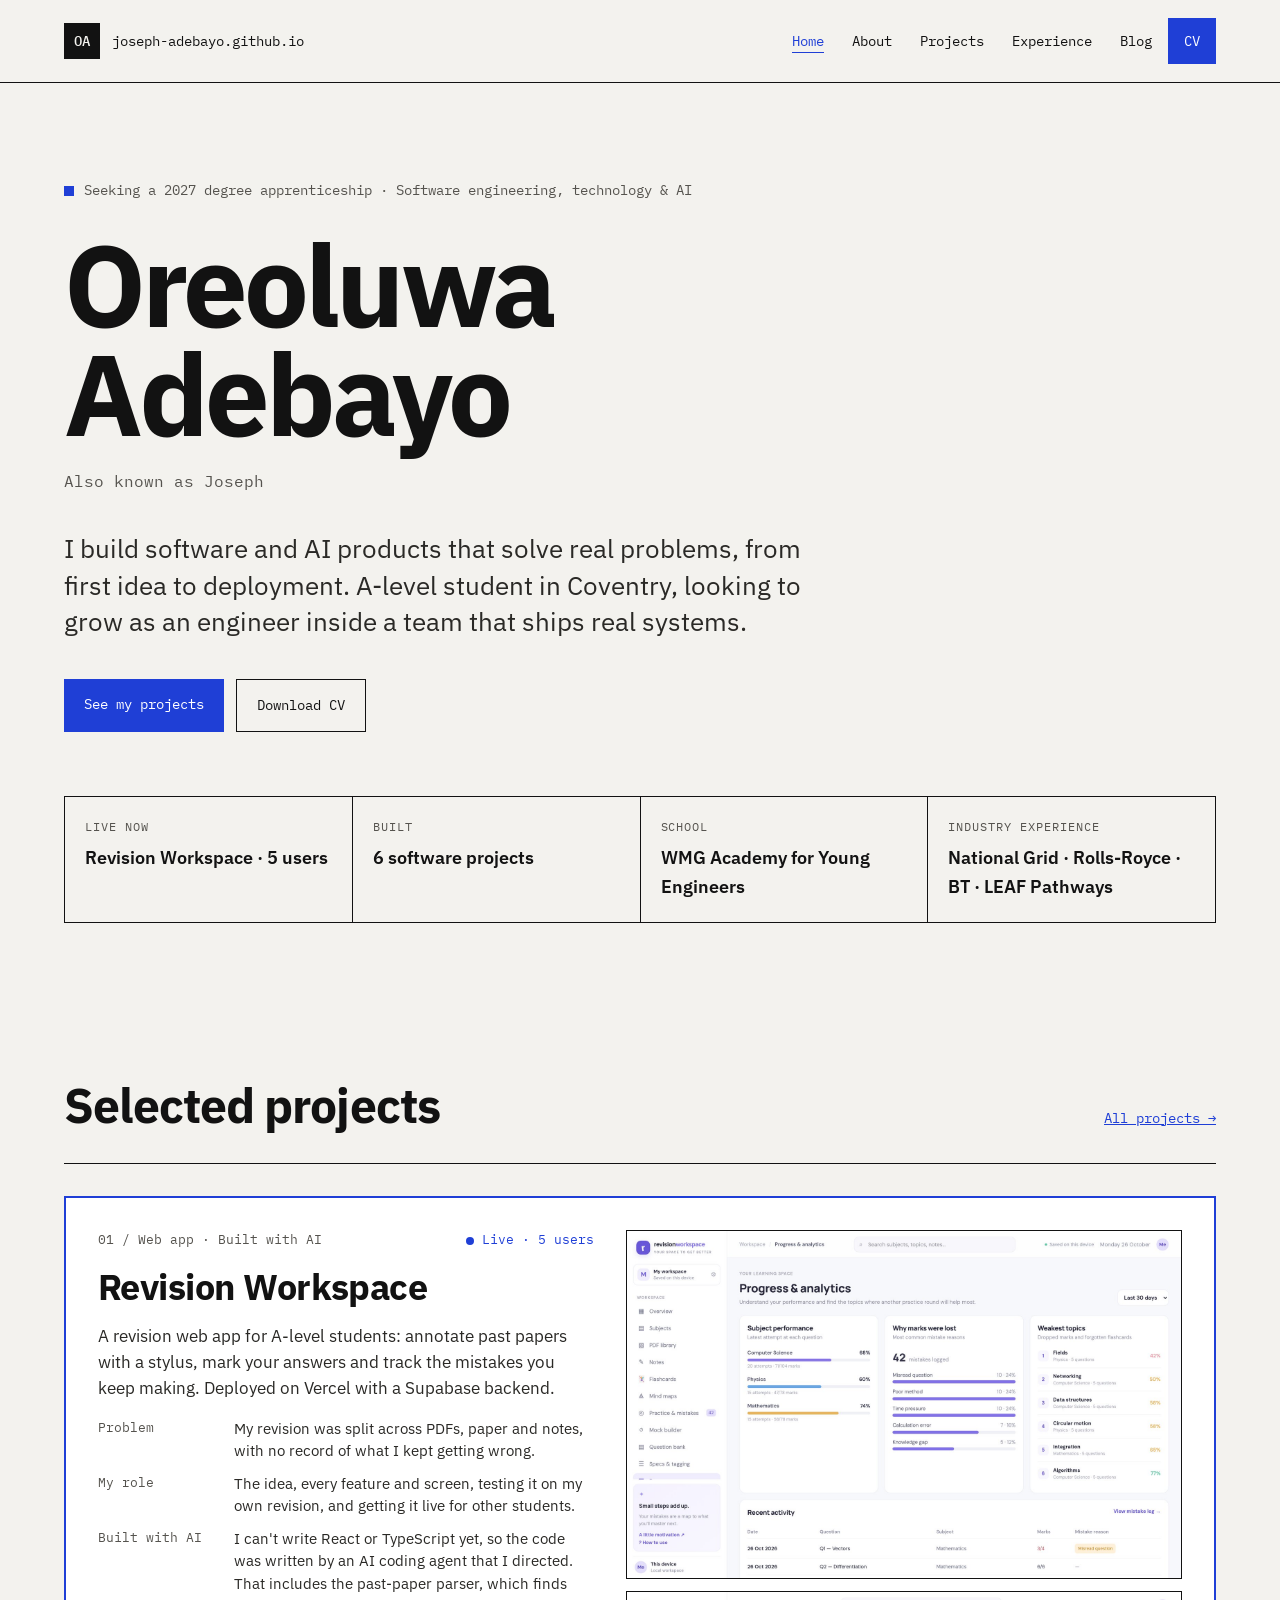
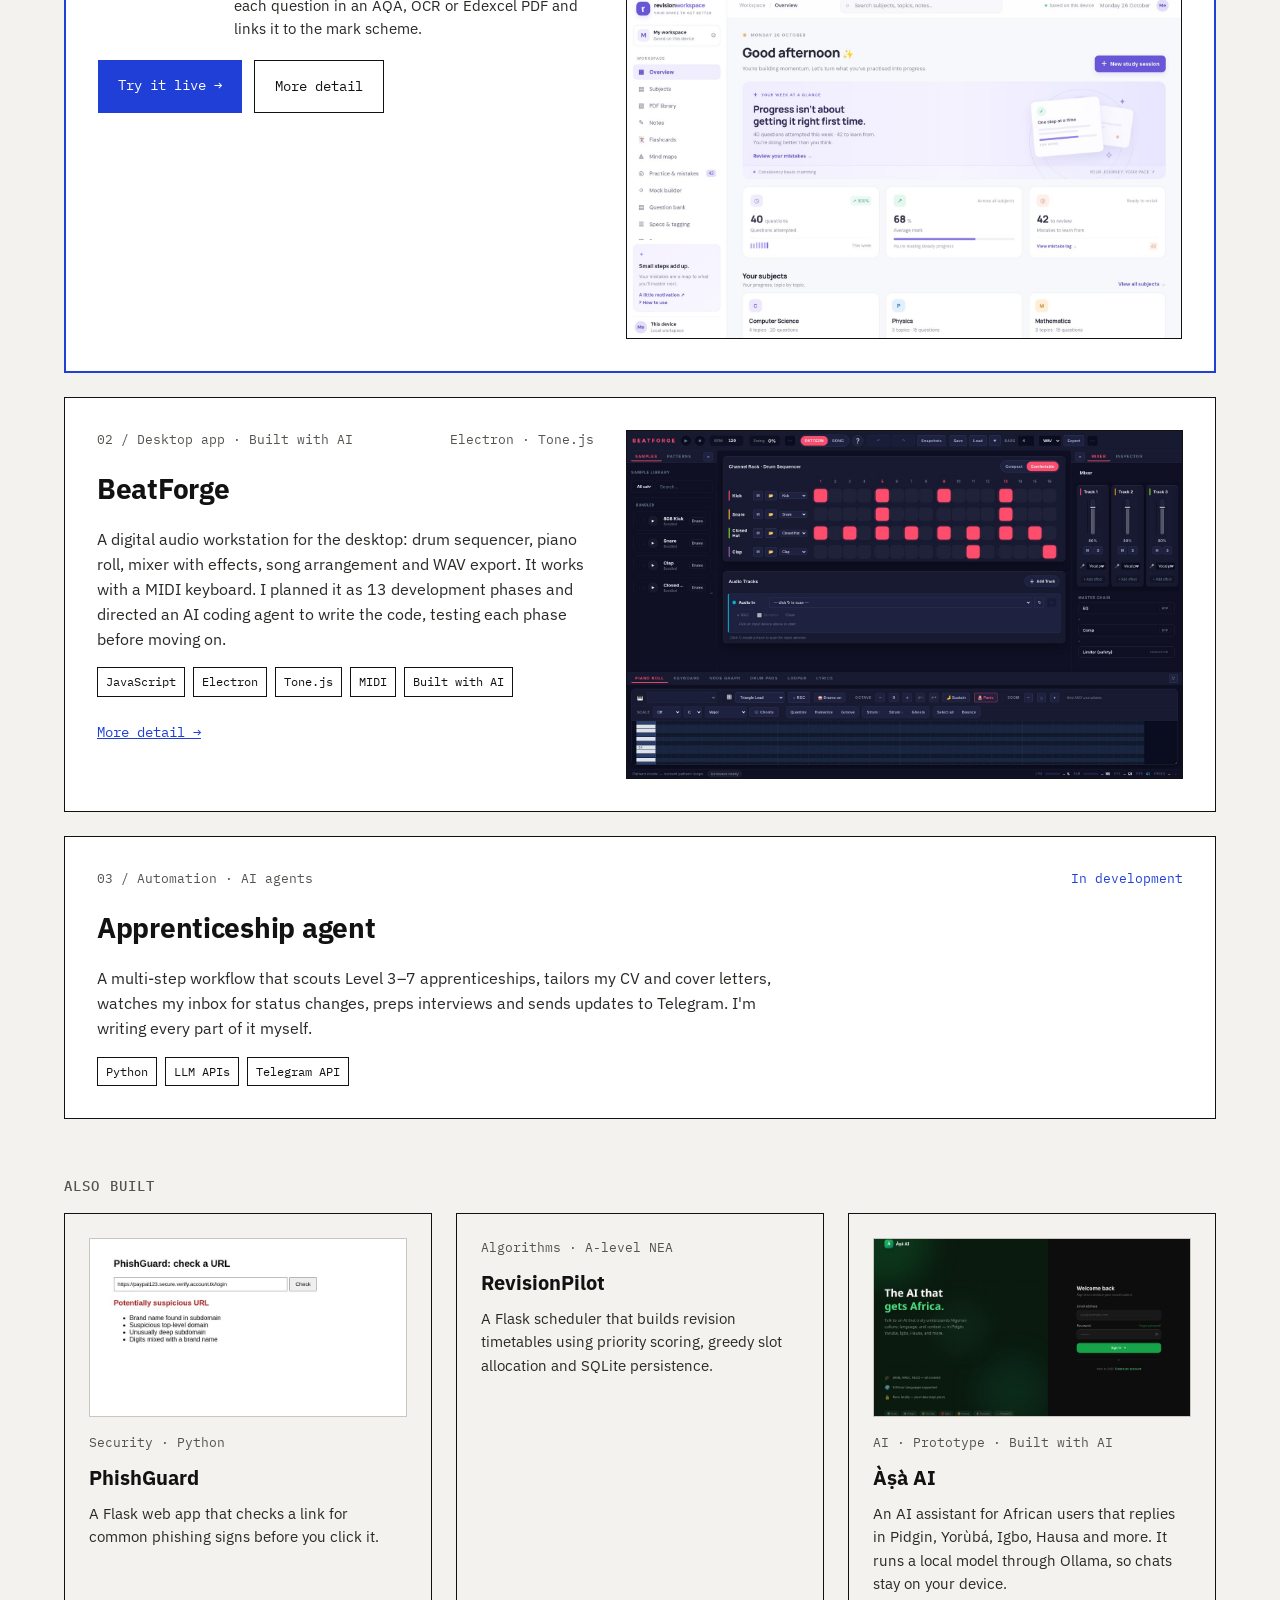
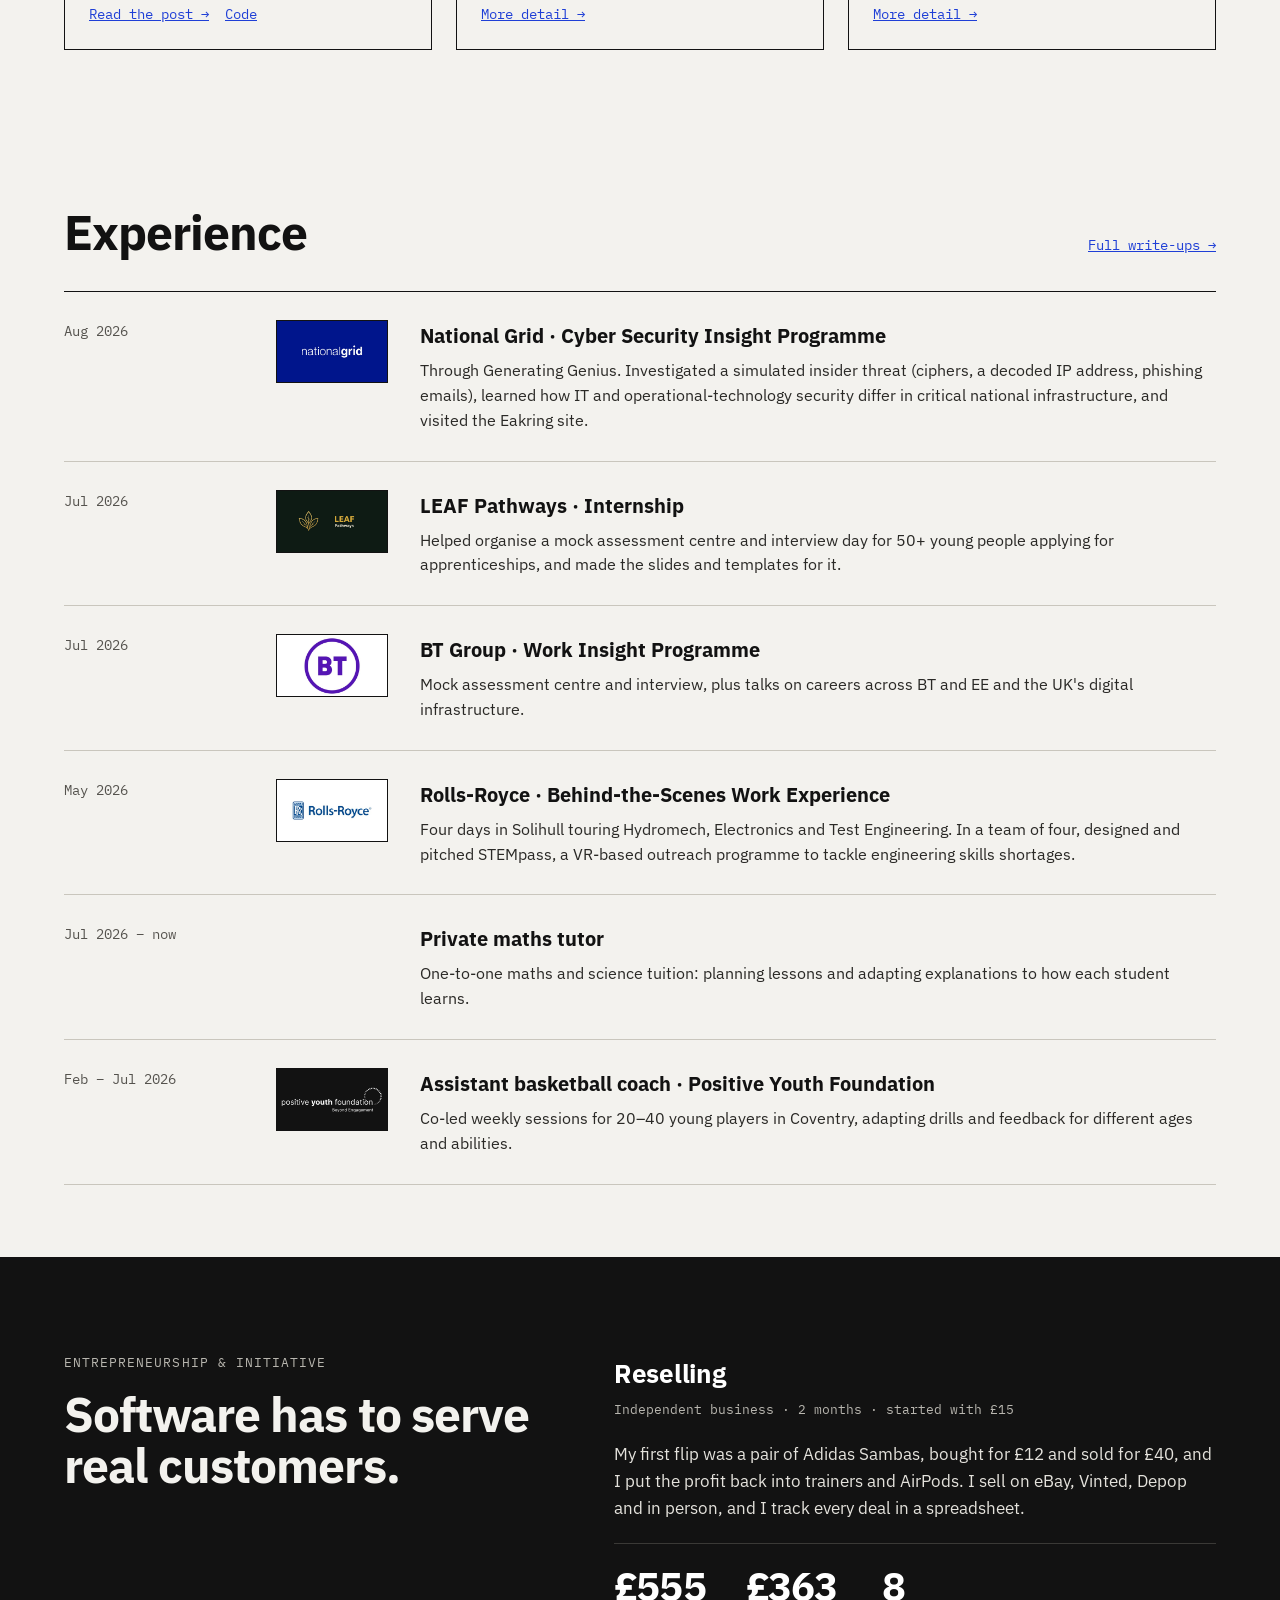
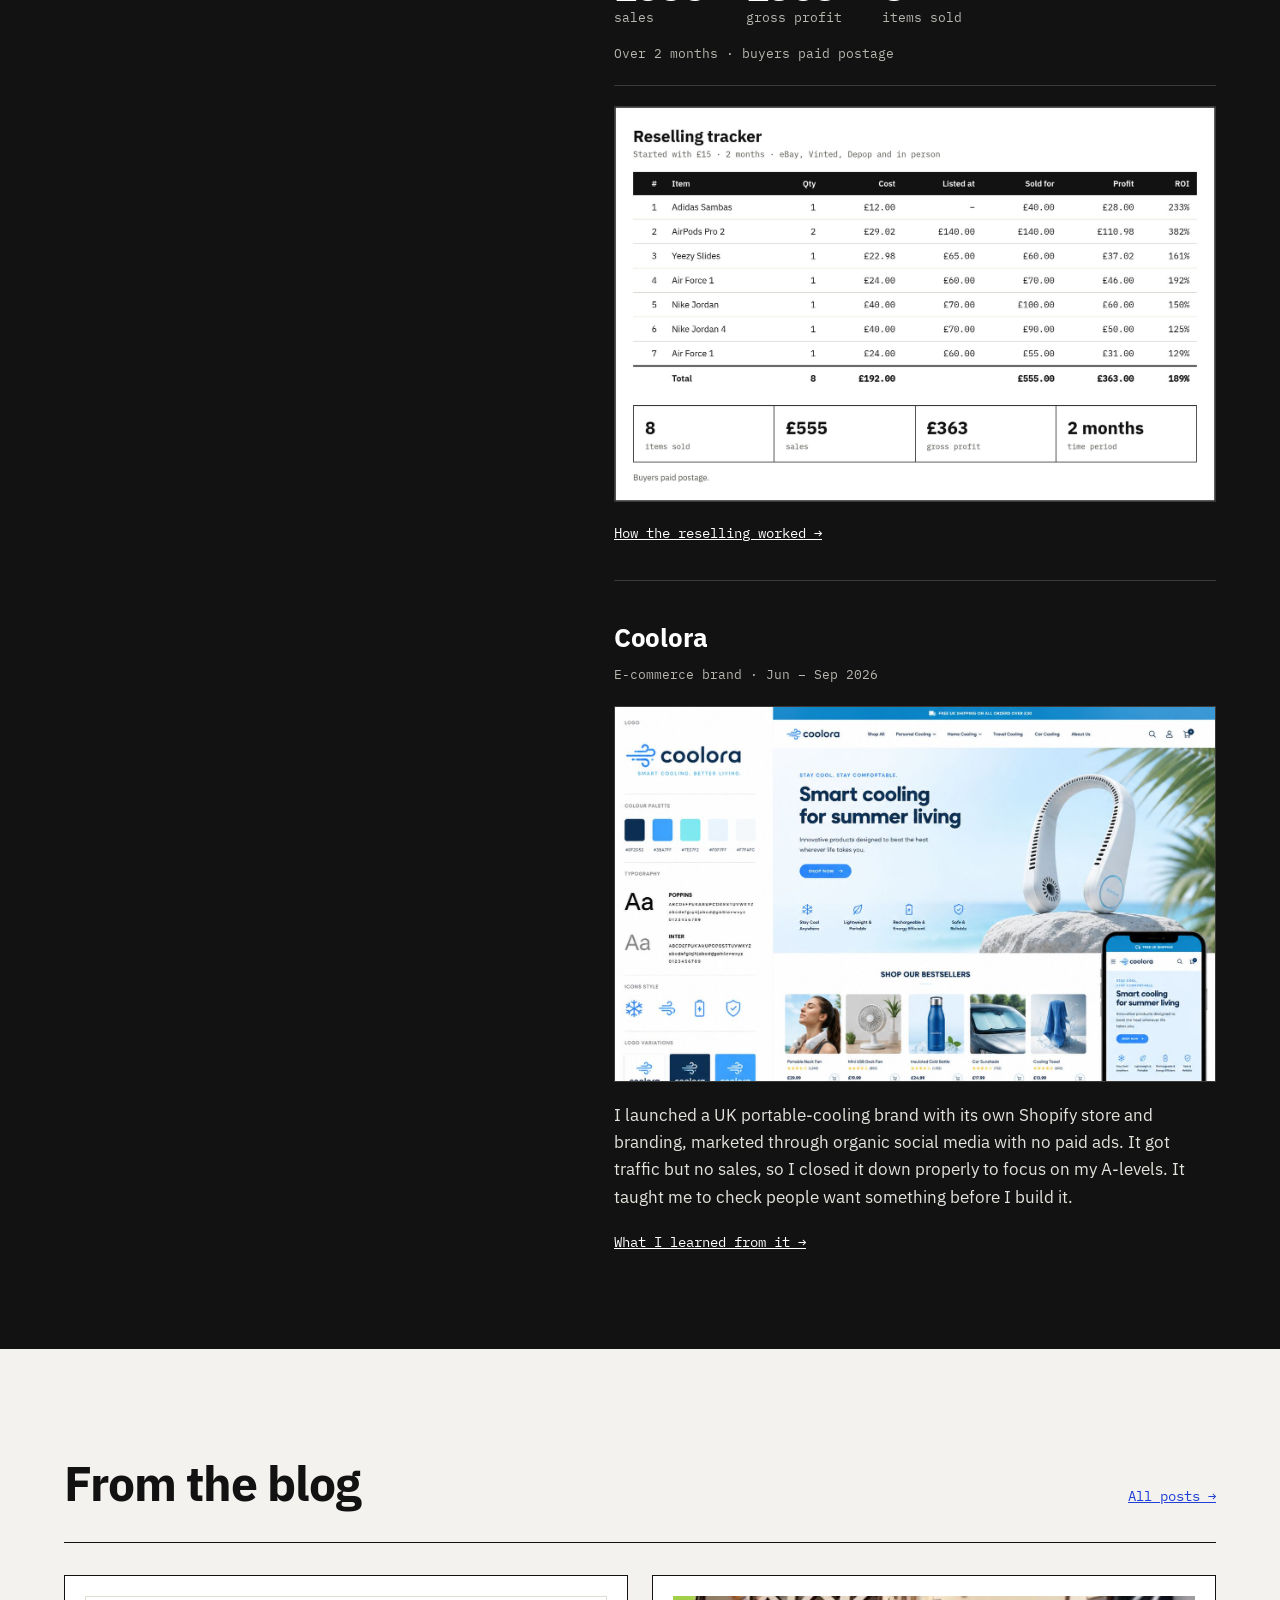
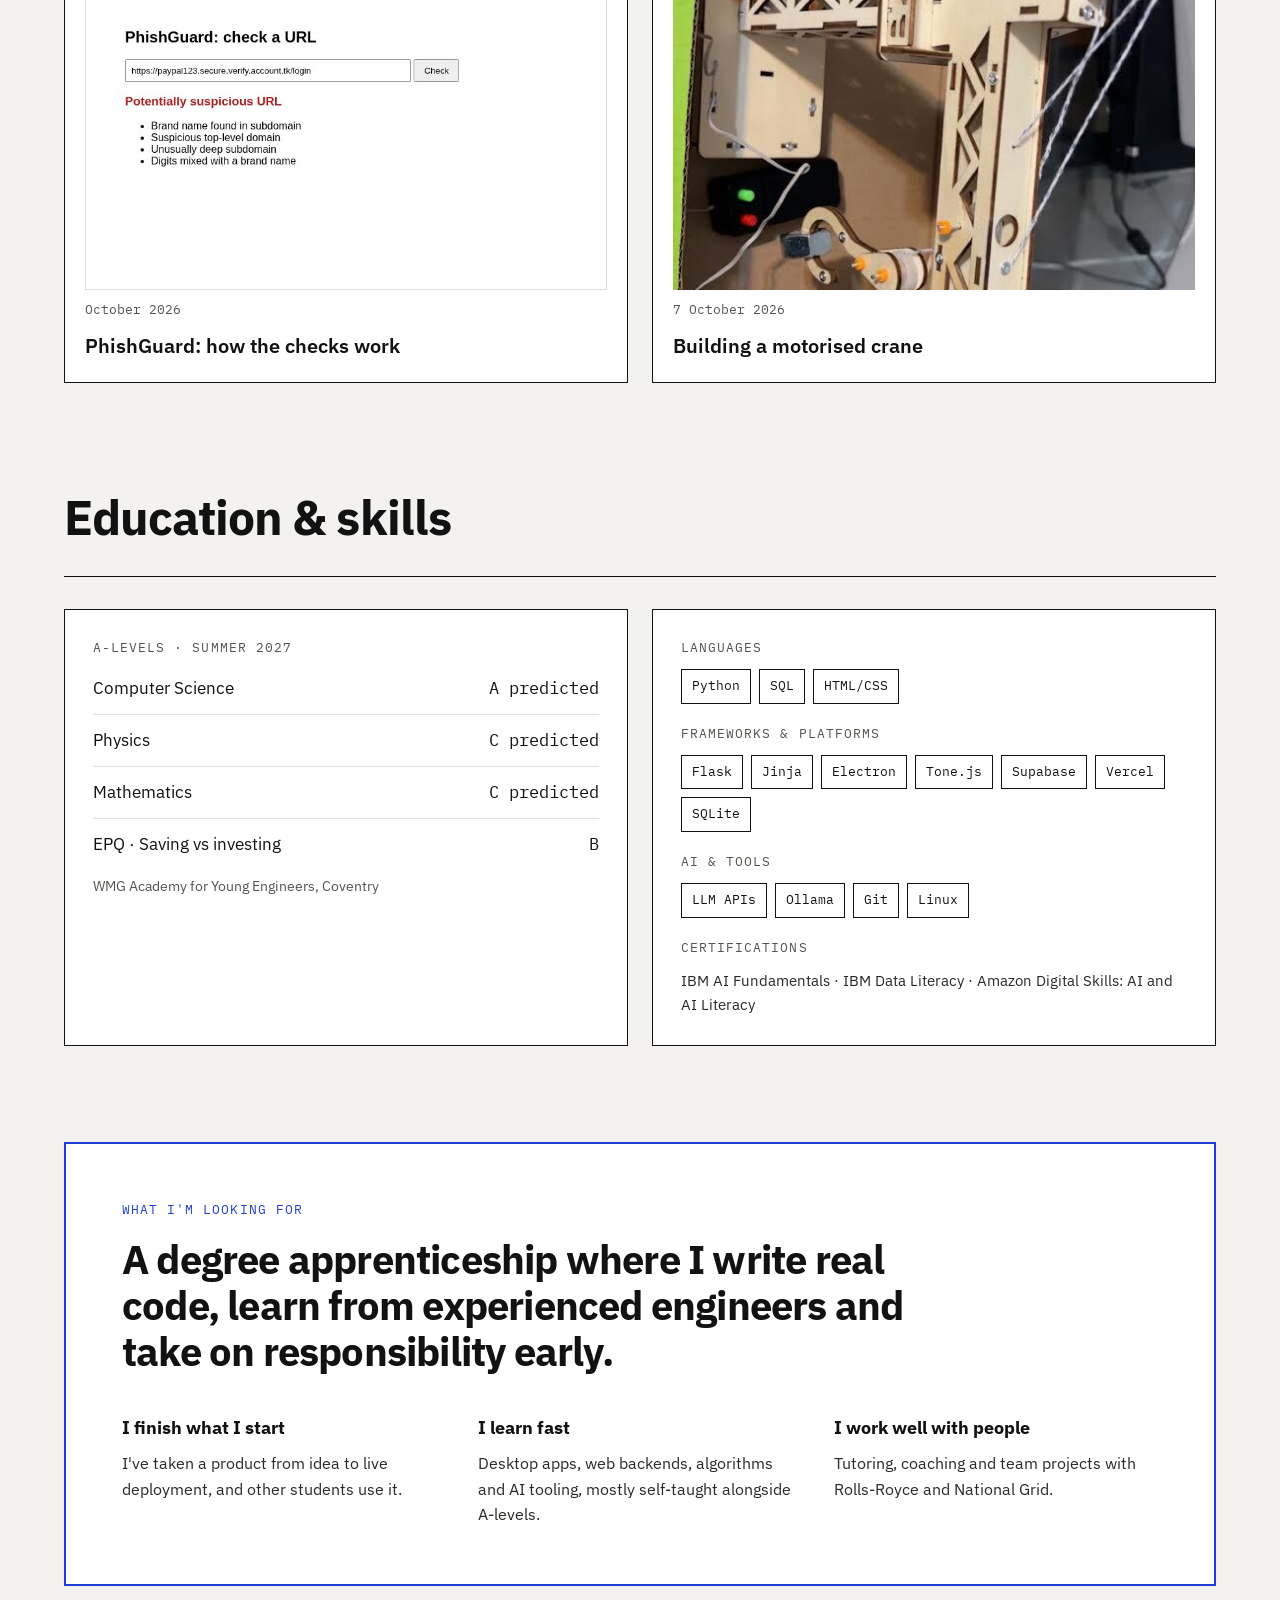
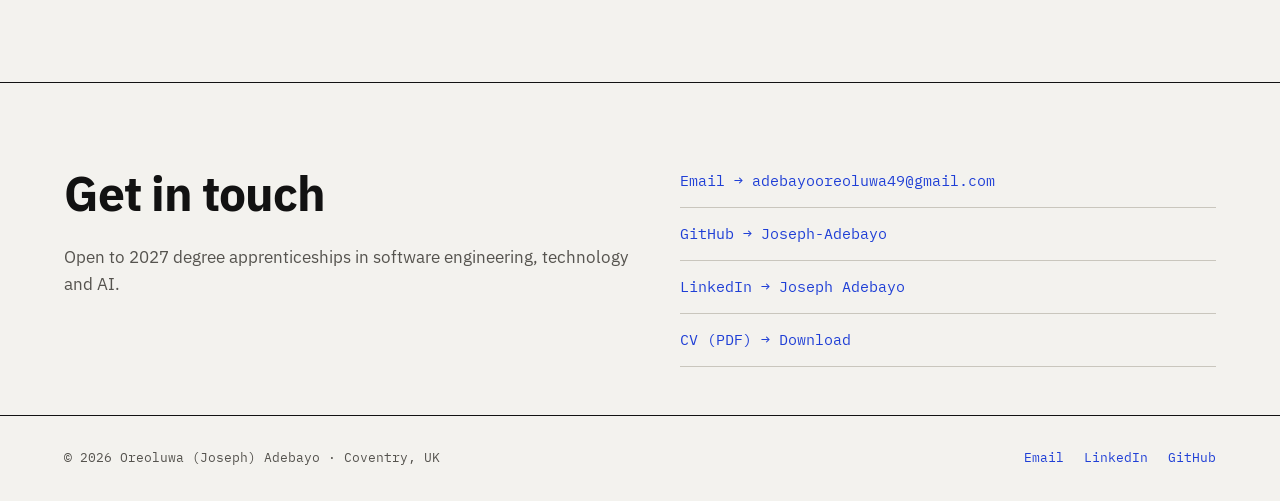
<file: index.html>
<!DOCTYPE html>
<html lang="en">
<head>
    <meta charset="UTF-8">
    <meta name="viewport" content="width=device-width, initial-scale=1.0">
    <title>Oreoluwa (Joseph) Adebayo — Software Engineering Portfolio</title>
    <meta name="description" content="Oreoluwa (Joseph) Adebayo: software and AI projects, work experience and skills. Seeking a 2027 degree apprenticeship.">
    <meta property="og:title" content="Oreoluwa (Joseph) Adebayo — Software Engineering Portfolio">
    <meta property="og:description" content="Oreoluwa (Joseph) Adebayo: software and AI projects, work experience and skills. Seeking a 2027 degree apprenticeship.">
    <link rel="icon" href="favicon.svg" type="image/svg+xml">
    <link rel="preconnect" href="https://fonts.googleapis.com">
    <link rel="preconnect" href="https://fonts.gstatic.com" crossorigin>
    <link href="https://fonts.googleapis.com/css2?family=IBM+Plex+Mono:wght@400;500&family=IBM+Plex+Sans:wght@400;500;600;700&display=swap" rel="stylesheet">
    <link rel="stylesheet" href="styles.css">
    <style>@media(max-width:600px){dl{grid-template-columns:1fr!important;gap:4px 0!important}dd{margin-bottom:10px!important}}</style>
</head>
<body>
<header class="site-header">
    <div class="site-header-inner">
        <a href="index.html" class="brand"><span class="brand-mark">OA</span>joseph-adebayo.github.io</a>
        <button class="nav-toggle" aria-label="Open menu" aria-expanded="false">☰</button>
        <nav aria-label="Main">
            <ul class="navbar">
                <li><a href="index.html" class="active" aria-current="page">Home</a></li>
                <li><a href="About.html">About</a></li>
                <li><a href="project.html">Projects</a></li>
                <li><a href="experience.html">Experience</a></li>
                <li><a href="Blog.html">Blog</a></li>
                <li><a href="Joseph_Adebayo_CV.pdf" class="nav-cta" target="_blank" rel="noopener">CV</a></li>
            </ul>
        </nav>
    </div>
</header>

<main>

<section style="max-width: 1200px; margin: 0 auto; padding: 96px 24px 72px">
<p style="margin: 0 0 28px; font-family: var(--mono); font-size: 14px; color: #55534E; display: flex; align-items: center; gap: 10px"><span style="width: 10px; height: 10px; background: #1F3FD6; display: inline-block; flex-shrink: 0"></span>Seeking a 2027 degree apprenticeship · Software engineering, technology &amp; AI</p>
<h1 style="margin: 0; font-size: clamp(3rem, 9vw, 7.5rem); line-height: 0.95; letter-spacing: -0.035em; font-weight: 700">Oreoluwa<br>Adebayo</h1>
<p style="margin: 20px 0 0; font-family: var(--mono); font-size: 16px; color: #55534E">Also known as Joseph</p>
<p style="margin: 36px 0 0; max-width: 780px; font-size: clamp(1.25rem, 2.2vw, 1.625rem); line-height: 1.4; color: #2A2926">I build software and AI products that solve real problems, from first idea to deployment. A-level student in Coventry, looking to grow as an engineer inside a team that ships real systems.</p>
<div style="margin-top: 40px; display: flex; flex-wrap: wrap; gap: 12px">
<a href="#work" style="background: #1F3FD6; color: #FFFFFF; text-decoration: none; padding: 14px 20px; font-family: var(--mono); font-size: 14px">See my projects</a>
<a href="Joseph_Adebayo_CV.pdf" target="_blank" rel="noopener" style="border: 1px solid #121212; color: #121212; text-decoration: none; padding: 14px 20px; font-family: var(--mono); font-size: 14px">Download CV</a>
</div>
<div style="margin-top: 64px; display: grid; grid-template-columns: repeat(auto-fit, minmax(220px, 1fr)); border-top: 1px solid #121212; border-left: 1px solid #121212">
<div style="padding: 20px; border-right: 1px solid #121212; border-bottom: 1px solid #121212">
<div style="font-family: var(--mono); font-size: 12px; color: #55534E; text-transform: uppercase; letter-spacing: 0.08em">Live now</div>
<div style="margin-top: 8px; font-size: 18px; font-weight: 600">Revision Workspace · 5 users</div>
</div>
<div style="padding: 20px; border-right: 1px solid #121212; border-bottom: 1px solid #121212">
<div style="font-family: var(--mono); font-size: 12px; color: #55534E; text-transform: uppercase; letter-spacing: 0.08em">Built</div>
<div style="margin-top: 8px; font-size: 18px; font-weight: 600">6 software projects</div>
</div>
<div style="padding: 20px; border-right: 1px solid #121212; border-bottom: 1px solid #121212">
<div style="font-family: var(--mono); font-size: 12px; color: #55534E; text-transform: uppercase; letter-spacing: 0.08em">School</div>
<div style="margin-top: 8px; font-size: 18px; font-weight: 600">WMG Academy for Young Engineers</div>
</div>
<div style="padding: 20px; border-right: 1px solid #121212; border-bottom: 1px solid #121212">
<div style="font-family: var(--mono); font-size: 12px; color: #55534E; text-transform: uppercase; letter-spacing: 0.08em">Industry experience</div>
<div style="margin-top: 8px; font-size: 18px; font-weight: 600">National Grid · Rolls-Royce · BT · LEAF Pathways</div>
</div>
</div>
</section>

<section id="work" style="max-width: 1200px; margin: 0 auto; padding: 72px 24px">
<div style="display: flex; flex-wrap: wrap; align-items: baseline; justify-content: space-between; gap: 16px; border-bottom: 1px solid #121212; padding-bottom: 20px">
<h2 style="margin: 0; font-size: clamp(2rem, 4vw, 3rem); letter-spacing: -0.02em">Selected projects</h2>
<a href="project.html" style="font-family: var(--mono); font-size: 14px; padding: 12px 0">All projects →</a>
</div>
<div style="display: flex; flex-direction: column; gap: 24px; margin-top: 32px">

<article style="background: #FFFFFF; border: 2px solid #1F3FD6; padding: 32px; display: flex; flex-wrap: wrap; gap: 32px">
<div style="flex: 1 1 360px; display: flex; flex-direction: column; gap: 16px">
<div style="display: flex; justify-content: space-between; gap: 12px; font-family: var(--mono); font-size: 13px; color: #55534E"><span>01 / Web app · Built with AI</span><span style="color: #1F3FD6; display: flex; align-items: center; gap: 8px"><span style="width: 8px; height: 8px; background: #1F3FD6; border-radius: 50%; display: inline-block"></span>Live · 5 users</span></div>
<h3 style="margin: 0; font-size: 36px; letter-spacing: -0.015em; line-height: 1.1">Revision Workspace</h3>
<p style="margin: 0; font-size: 17px; line-height: 1.55; color: #2A2926">A revision web app for A-level students: annotate past papers with a stylus, mark your answers and track the mistakes you keep making. Deployed on Vercel with a Supabase backend.</p>
<dl style="margin: 0; display: grid; grid-template-columns: 120px 1fr; gap: 10px 16px; font-size: 15px; line-height: 1.5">
<dt style="font-family: var(--mono); font-size: 13px; color: #55534E">Problem</dt><dd style="margin: 0; color: #2A2926">My revision was split across PDFs, paper and notes, with no record of what I kept getting wrong.</dd>
<dt style="font-family: var(--mono); font-size: 13px; color: #55534E">My role</dt><dd style="margin: 0; color: #2A2926">The idea, every feature and screen, testing it on my own revision, and getting it live for other students.</dd>
<dt style="font-family: var(--mono); font-size: 13px; color: #55534E">Built with AI</dt><dd style="margin: 0; color: #2A2926">I can't write React or TypeScript yet, so the code was written by an AI coding agent that I directed. That includes the past-paper parser, which finds each question in an AQA, OCR or Edexcel PDF and links it to the mark scheme.</dd>
</dl>
<div style="display: flex; flex-wrap: wrap; gap: 12px; margin-top: 4px">
<a href="https://revision-workspace.vercel.app" target="_blank" rel="noopener" style="background: #1F3FD6; color: #FFFFFF; text-decoration: none; padding: 14px 20px; font-family: var(--mono); font-size: 14px">Try it live →</a>
<a href="project.html#revision-workspace" style="border: 1px solid #121212; color: #121212; text-decoration: none; padding: 14px 20px; font-family: var(--mono); font-size: 14px">More detail</a>
</div>
</div>
<div style="flex: 1 1 420px; display: flex; flex-direction: column; gap: 12px">
<img src="images/revision-workspace-progress.jpg" alt="Revision Workspace progress page: subject scores, why marks were lost and weakest topics" style="width: 100%; border: 1px solid #121212; display: block">
<img src="images/revision-workspace-dashboard.jpg" alt="Revision Workspace overview dashboard" style="width: 100%; border: 1px solid #121212; display: block">
</div>
</article>

<article style="background: #FFFFFF; border: 1px solid #121212; padding: 32px; display: flex; flex-wrap: wrap; gap: 32px">
<div style="flex: 1 1 360px; display: flex; flex-direction: column; gap: 16px">
<div style="display: flex; justify-content: space-between; gap: 12px; font-family: var(--mono); font-size: 13px; color: #55534E"><span>02 / Desktop app · Built with AI</span><span>Electron · Tone.js</span></div>
<h3 style="margin: 0; font-size: 28px; letter-spacing: -0.01em">BeatForge</h3>
<p style="margin: 0; font-size: 16px; line-height: 1.55; color: #2A2926">A digital audio workstation for the desktop: drum sequencer, piano roll, mixer with effects, song arrangement and WAV export. It works with a MIDI keyboard. I planned it as 13 development phases and directed an AI coding agent to write the code, testing each phase before moving on.</p>
<div style="display: flex; flex-wrap: wrap; gap: 8px; font-family: var(--mono); font-size: 12px"><span style="border: 1px solid #121212; padding: 4px 8px">JavaScript</span><span style="border: 1px solid #121212; padding: 4px 8px">Electron</span><span style="border: 1px solid #121212; padding: 4px 8px">Tone.js</span><span style="border: 1px solid #121212; padding: 4px 8px">MIDI</span><span style="border: 1px solid #121212; padding: 4px 8px">Built with AI</span></div>
<a href="project.html#beatforge" style="align-self: flex-start; font-family: var(--mono); font-size: 14px; padding: 8px 0">More detail →</a>
</div>
<div style="flex: 1 1 420px"><img src="images/beatforge.jpg" alt="BeatForge drum sequencer, mixer and piano roll" style="width: 100%; border: 1px solid #121212; display: block"></div>
</article>

<article style="background: #FFFFFF; border: 1px solid #121212; padding: 32px; display: flex; flex-wrap: wrap; gap: 32px">
<div style="flex: 1 1 360px; display: flex; flex-direction: column; gap: 16px">
<div style="display: flex; justify-content: space-between; gap: 12px; font-family: var(--mono); font-size: 13px; color: #55534E"><span>03 / Automation · AI agents</span><span style="color: #1F3FD6">In development</span></div>
<h3 style="margin: 0; font-size: 28px; letter-spacing: -0.01em">Apprenticeship agent</h3>
<p style="margin: 0; font-size: 16px; line-height: 1.55; color: #2A2926; max-width: 70ch">A multi-step workflow that scouts Level 3–7 apprenticeships, tailors my CV and cover letters, watches my inbox for status changes, preps interviews and sends updates to Telegram. I'm writing every part of it myself.</p>
<div style="display: flex; flex-wrap: wrap; gap: 8px; font-family: var(--mono); font-size: 12px"><span style="border: 1px solid #121212; padding: 4px 8px">Python</span><span style="border: 1px solid #121212; padding: 4px 8px">LLM APIs</span><span style="border: 1px solid #121212; padding: 4px 8px">Telegram API</span></div>
</div>
</article>

</div>

<h3 style="margin: 56px 0 0; font-family: var(--mono); font-size: 14px; font-weight: 500; color: #55534E; text-transform: uppercase; letter-spacing: 0.08em">Also built</h3>
<div style="margin-top: 16px; display: grid; grid-template-columns: repeat(auto-fit, minmax(260px, 1fr)); gap: 24px">
<div style="border: 1px solid #121212; padding: 24px; display: flex; flex-direction: column; gap: 8px">
<img src="images/phishguard-suspicious.jpg" alt="PhishGuard flagging a suspicious URL" style="width: 100%; aspect-ratio: 16 / 9; object-fit: contain; object-position: left top; background: #FFFFFF; border: 1px solid #C9C6BD; margin-bottom: 8px">
<div style="font-family: var(--mono); font-size: 13px; color: #55534E">Security · Python</div>
<h4 style="margin: 0; font-size: 20px">PhishGuard</h4>
<p style="margin: 0; font-size: 15px; line-height: 1.55; color: #2A2926; flex-grow: 1">A Flask web app that checks a link for common phishing signs before you click it.</p>
<div style="display: flex; flex-wrap: wrap; gap: 16px; font-family: var(--mono); font-size: 14px"><a href="phishguard.html">Read the post →</a><a href="https://github.com/Joseph-Adebayo/phishguard" target="_blank" rel="noopener">Code</a></div>
</div>
<div style="border: 1px solid #121212; padding: 24px; display: flex; flex-direction: column; gap: 8px">
<div style="font-family: var(--mono); font-size: 13px; color: #55534E">Algorithms · A-level NEA</div>
<h4 style="margin: 0; font-size: 20px">RevisionPilot</h4>
<p style="margin: 0; font-size: 15px; line-height: 1.55; color: #2A2926; flex-grow: 1">A Flask scheduler that builds revision timetables using priority scoring, greedy slot allocation and SQLite persistence.</p>
<a href="project.html#revisionpilot" style="font-family: var(--mono); font-size: 14px">More detail →</a>
</div>
<div style="border: 1px solid #121212; padding: 24px; display: flex; flex-direction: column; gap: 8px">
<img src="images/asa-ai-login.jpg" alt="Àṣà AI sign-in screen: The AI that gets Africa" style="width: 100%; aspect-ratio: 16 / 9; object-fit: cover; object-position: left center; border: 1px solid #C9C6BD; margin-bottom: 8px">
<div style="font-family: var(--mono); font-size: 13px; color: #55534E">AI · Prototype · Built with AI</div>
<h4 style="margin: 0; font-size: 20px">Àṣà AI</h4>
<p style="margin: 0; font-size: 15px; line-height: 1.55; color: #2A2926; flex-grow: 1">An AI assistant for African users that replies in Pidgin, Yorùbá, Igbo, Hausa and more. It runs a local model through Ollama, so chats stay on your device.</p>
<a href="project.html#asa-ai" style="font-family: var(--mono); font-size: 14px">More detail →</a>
</div>
</div>
</section>

<section id="experience" style="max-width: 1200px; margin: 0 auto; padding: 72px 24px">
<div style="display: flex; flex-wrap: wrap; align-items: baseline; justify-content: space-between; gap: 16px; border-bottom: 1px solid #121212; padding-bottom: 20px">
<h2 style="margin: 0; font-size: clamp(2rem, 4vw, 3rem); letter-spacing: -0.02em">Experience</h2>
<a href="experience.html" style="font-family: var(--mono); font-size: 14px; padding: 12px 0">Full write-ups →</a>
</div>
<div style="display: flex; flex-direction: column">
<div style="display: flex; flex-wrap: wrap; gap: 8px 32px; padding: 28px 0; border-bottom: 1px solid #C9C6BD">
<div style="flex: 0 0 180px; font-family: var(--mono); font-size: 14px; color: #55534E">Aug 2026</div>
<img src="images/national-grid-logo.jpg" alt="National Grid logo" style="width: 112px; height: 63px; object-fit: cover; border: 1px solid #121212; flex-shrink: 0">
<div style="flex: 1 1 400px"><h3 style="margin: 0; font-size: 20px"><a href="experience.html#national-grid" style="color: inherit; text-decoration: none">National Grid · Cyber Security Insight Programme</a></h3><p style="margin: 6px 0 0; font-size: 16px; line-height: 1.55; color: #2A2926">Through Generating Genius. Investigated a simulated insider threat (ciphers, a decoded IP address, phishing emails), learned how IT and operational-technology security differ in critical national infrastructure, and visited the Eakring site.</p></div>
</div>
<div style="display: flex; flex-wrap: wrap; gap: 8px 32px; padding: 28px 0; border-bottom: 1px solid #C9C6BD">
<div style="flex: 0 0 180px; font-family: var(--mono); font-size: 14px; color: #55534E">Jul 2026</div>
<img src="images/leaf-pathways-logo.jpg" alt="LEAF Pathways logo" style="width: 112px; height: 63px; object-fit: cover; border: 1px solid #121212; flex-shrink: 0">
<div style="flex: 1 1 400px"><h3 style="margin: 0; font-size: 20px"><a href="experience.html#leaf-pathway" style="color: inherit; text-decoration: none">LEAF Pathways · Internship</a></h3><p style="margin: 6px 0 0; font-size: 16px; line-height: 1.55; color: #2A2926">Helped organise a mock assessment centre and interview day for 50+ young people applying for apprenticeships, and made the slides and templates for it.</p></div>
</div>
<div style="display: flex; flex-wrap: wrap; gap: 8px 32px; padding: 28px 0; border-bottom: 1px solid #C9C6BD">
<div style="flex: 0 0 180px; font-family: var(--mono); font-size: 14px; color: #55534E">Jul 2026</div>
<img src="images/bt-logo.jpg" alt="BT logo" style="width: 112px; height: 63px; object-fit: cover; border: 1px solid #121212; flex-shrink: 0">
<div style="flex: 1 1 400px"><h3 style="margin: 0; font-size: 20px"><a href="experience.html#bt" style="color: inherit; text-decoration: none">BT Group · Work Insight Programme</a></h3><p style="margin: 6px 0 0; font-size: 16px; line-height: 1.55; color: #2A2926">Mock assessment centre and interview, plus talks on careers across BT and EE and the UK's digital infrastructure.</p></div>
</div>
<div style="display: flex; flex-wrap: wrap; gap: 8px 32px; padding: 28px 0; border-bottom: 1px solid #C9C6BD">
<div style="flex: 0 0 180px; font-family: var(--mono); font-size: 14px; color: #55534E">May 2026</div>
<img src="images/rolls-royce-logo.jpg" alt="Rolls-Royce logo" style="width: 112px; height: 63px; object-fit: cover; border: 1px solid #121212; flex-shrink: 0">
<div style="flex: 1 1 400px"><h3 style="margin: 0; font-size: 20px"><a href="experience.html#rolls-royce" style="color: inherit; text-decoration: none">Rolls-Royce · Behind-the-Scenes Work Experience</a></h3><p style="margin: 6px 0 0; font-size: 16px; line-height: 1.55; color: #2A2926">Four days in Solihull touring Hydromech, Electronics and Test Engineering. In a team of four, designed and pitched STEMpass, a VR-based outreach programme to tackle engineering skills shortages.</p></div>
</div>
<div style="display: flex; flex-wrap: wrap; gap: 8px 32px; padding: 28px 0; border-bottom: 1px solid #C9C6BD">
<div style="flex: 0 0 180px; font-family: var(--mono); font-size: 14px; color: #55534E">Jul 2026 – now</div>
<div aria-hidden="true" style="width: 112px; flex-shrink: 0"></div>
<div style="flex: 1 1 400px"><h3 style="margin: 0; font-size: 20px">Private maths tutor</h3><p style="margin: 6px 0 0; font-size: 16px; line-height: 1.55; color: #2A2926">One-to-one maths and science tuition: planning lessons and adapting explanations to how each student learns.</p></div>
</div>
<div style="display: flex; flex-wrap: wrap; gap: 8px 32px; padding: 28px 0; border-bottom: 1px solid #C9C6BD">
<div style="flex: 0 0 180px; font-family: var(--mono); font-size: 14px; color: #55534E">Feb – Jul 2026</div>
<img src="images/pyf-logo.jpg" alt="Positive Youth Foundation logo" style="width: 112px; height: 63px; object-fit: cover; border: 1px solid #121212; flex-shrink: 0">
<div style="flex: 1 1 400px"><h3 style="margin: 0; font-size: 20px">Assistant basketball coach · Positive Youth Foundation</h3><p style="margin: 6px 0 0; font-size: 16px; line-height: 1.55; color: #2A2926">Co-led weekly sessions for 20–40 young players in Coventry, adapting drills and feedback for different ages and abilities.</p></div>
</div>
</div>
</section>

<section id="initiative" style="background: #121212; color: #F3F2EE">
<div style="max-width: 1200px; margin: 0 auto; padding: 96px 24px; display: flex; flex-wrap: wrap; gap: 48px">
<div style="flex: 1 1 320px">
<p style="margin: 0 0 16px; font-family: var(--mono); font-size: 13px; color: #B8B6AF; text-transform: uppercase; letter-spacing: 0.08em">Entrepreneurship &amp; initiative</p>
<h2 style="margin: 0; font-size: clamp(2rem, 4vw, 3rem); letter-spacing: -0.02em; line-height: 1.05">Software has to serve real customers.</h2>
</div>
<div style="flex: 1 1 420px; display: flex; flex-direction: column; gap: 20px; font-size: 17px; line-height: 1.6; color: #E4E2DC">
<div style=""><h3 style="margin: 0; font-size: 26px; letter-spacing: -0.01em; color: #FFFFFF">Reselling</h3><div style="margin-top: 6px; font-family: var(--mono); font-size: 13px; color: #B8B6AF">Independent business · 2 months · started with £15</div></div>
<p style="margin: 0">My first flip was a pair of Adidas Sambas, bought for £12 and sold for £40, and I put the profit back into trainers and AirPods. I sell on eBay, Vinted, Depop and in person, and I track every deal in a spreadsheet.</p>
<div style="display: flex; flex-wrap: wrap; gap: 16px 40px; padding: 20px 0; border-top: 1px solid #3A3936; border-bottom: 1px solid #3A3936"><div><div style="font-size: 40px; font-weight: 700; color: #FFFFFF; letter-spacing: -0.02em; line-height: 1.1">£555</div><div style="font-family: var(--mono); font-size: 13px; color: #B8B6AF">sales</div></div><div><div style="font-size: 40px; font-weight: 700; color: #FFFFFF; letter-spacing: -0.02em; line-height: 1.1">£363</div><div style="font-family: var(--mono); font-size: 13px; color: #B8B6AF">gross profit</div></div><div><div style="font-size: 40px; font-weight: 700; color: #FFFFFF; letter-spacing: -0.02em; line-height: 1.1">8</div><div style="font-family: var(--mono); font-size: 13px; color: #B8B6AF">items sold</div></div><div style="flex-basis: 100%; font-family: var(--mono); font-size: 13px; color: #B8B6AF">Over 2 months · buyers paid postage</div></div>
<img src="images/reselling-sheet.jpg" alt="My reselling spreadsheet: cost price, quantity, selling price and price sold for each item, with totals and profit" style="width: 100%; border: 1px solid #3A3936; display: block">
<a href="project.html#reselling" style="color: #FFFFFF; font-family: var(--mono); font-size: 14px">How the reselling worked →</a>
<div style="margin-top: 16px; padding-top: 36px; border-top: 1px solid #3A3936"><h3 style="margin: 0; font-size: 26px; letter-spacing: -0.01em; color: #FFFFFF">Coolora</h3><div style="margin-top: 6px; font-family: var(--mono); font-size: 13px; color: #B8B6AF">E-commerce brand · Jun – Sep 2026</div></div>
<img src="images/coolora-storefront.jpg" alt="Coolora Shopify storefront" style="width: 100%; aspect-ratio: 16 / 10; object-fit: cover; object-position: top; border: 1px solid #3A3936; display: block">
<p style="margin: 0">I launched a UK portable-cooling brand with its own Shopify store and branding, marketed through organic social media with no paid ads. It got traffic but no sales, so I closed it down properly to focus on my A-levels. It taught me to check people want something before I build it.</p>
<a href="project.html#coolora" style="color: #FFFFFF; font-family: var(--mono); font-size: 14px">What I learned from it →</a>
</div>
</div>
</section>

<section id="writing" style="max-width: 1200px; margin: 0 auto; padding: 96px 24px 24px">
<div style="display: flex; flex-wrap: wrap; align-items: baseline; justify-content: space-between; gap: 16px; border-bottom: 1px solid #121212; padding-bottom: 20px">
<h2 style="margin: 0; font-size: clamp(2rem, 4vw, 3rem); letter-spacing: -0.02em">From the blog</h2>
<a href="Blog.html" style="font-family: var(--mono); font-size: 14px; padding: 12px 0">All posts →</a>
</div>
<div style="margin-top: 32px; display: grid; grid-template-columns: repeat(auto-fit, minmax(300px, 1fr)); gap: 24px">
<a href="phishguard.html" style="display: flex; flex-direction: column; gap: 10px; border: 1px solid #121212; background: #FFFFFF; padding: 20px; color: #121212; text-decoration: none">
<img src="images/phishguard-suspicious.jpg" alt="" style="width: 100%; aspect-ratio: 16 / 9; object-fit: contain; object-position: left top; border: 1px solid #E0DDD5">
<span style="font-family: var(--mono); font-size: 13px; color: #55534E">October 2026</span>
<span style="font-size: 20px; font-weight: 600">PhishGuard: how the checks work</span>
</a>
<a href="crane-build.html" style="display: flex; flex-direction: column; gap: 10px; border: 1px solid #121212; background: #FFFFFF; padding: 20px; color: #121212; text-decoration: none">
<img src="images/crane-finished.jpg" alt="" style="width: 100%; aspect-ratio: 16 / 9; object-fit: cover">
<span style="font-family: var(--mono); font-size: 13px; color: #55534E">7 October 2026</span>
<span style="font-size: 20px; font-weight: 600">Building a motorised crane</span>
</a>
</div>
</section>

<section id="skills" style="max-width: 1200px; margin: 0 auto; padding: 72px 24px 72px">
<h2 style="margin: 0; font-size: clamp(2rem, 4vw, 3rem); letter-spacing: -0.02em; border-bottom: 1px solid #121212; padding-bottom: 20px">Education &amp; skills</h2>
<div style="margin-top: 32px; display: grid; grid-template-columns: repeat(auto-fit, minmax(300px, 1fr)); gap: 24px">
<div style="border: 1px solid #121212; padding: 28px; background: #FFFFFF">
<p style="margin: 0 0 16px; font-family: var(--mono); font-size: 13px; color: #55534E; text-transform: uppercase; letter-spacing: 0.08em">A-levels · Summer 2027</p>
<div style="display: flex; flex-direction: column; gap: 12px; font-size: 17px">
<div style="display: flex; justify-content: space-between; gap: 12px; border-bottom: 1px solid #E0DDD5; padding-bottom: 12px"><span>Computer Science</span><span style="font-family: var(--mono)">A predicted</span></div>
<div style="display: flex; justify-content: space-between; gap: 12px; border-bottom: 1px solid #E0DDD5; padding-bottom: 12px"><span>Physics</span><span style="font-family: var(--mono)">C predicted</span></div>
<div style="display: flex; justify-content: space-between; gap: 12px; border-bottom: 1px solid #E0DDD5; padding-bottom: 12px"><span>Mathematics</span><span style="font-family: var(--mono)">C predicted</span></div>
<div style="display: flex; justify-content: space-between; gap: 12px"><span>EPQ · Saving vs investing</span><span style="font-family: var(--mono)">B</span></div>
</div>
<p style="margin: 16px 0 0; font-size: 14px; color: #55534E">WMG Academy for Young Engineers, Coventry</p>
</div>
<div style="border: 1px solid #121212; padding: 28px; background: #FFFFFF; display: flex; flex-direction: column; gap: 20px">
<div>
<p style="margin: 0 0 10px; font-family: var(--mono); font-size: 13px; color: #55534E; text-transform: uppercase; letter-spacing: 0.08em">Languages</p>
<div style="display: flex; flex-wrap: wrap; gap: 8px; font-family: var(--mono); font-size: 13px"><span style="border: 1px solid #121212; padding: 6px 10px">Python</span><span style="border: 1px solid #121212; padding: 6px 10px">SQL</span><span style="border: 1px solid #121212; padding: 6px 10px">HTML/CSS</span></div>
</div>
<div>
<p style="margin: 0 0 10px; font-family: var(--mono); font-size: 13px; color: #55534E; text-transform: uppercase; letter-spacing: 0.08em">Frameworks &amp; platforms</p>
<div style="display: flex; flex-wrap: wrap; gap: 8px; font-family: var(--mono); font-size: 13px"><span style="border: 1px solid #121212; padding: 6px 10px">Flask</span><span style="border: 1px solid #121212; padding: 6px 10px">Jinja</span><span style="border: 1px solid #121212; padding: 6px 10px">Electron</span><span style="border: 1px solid #121212; padding: 6px 10px">Tone.js</span><span style="border: 1px solid #121212; padding: 6px 10px">Supabase</span><span style="border: 1px solid #121212; padding: 6px 10px">Vercel</span><span style="border: 1px solid #121212; padding: 6px 10px">SQLite</span></div>
</div>
<div>
<p style="margin: 0 0 10px; font-family: var(--mono); font-size: 13px; color: #55534E; text-transform: uppercase; letter-spacing: 0.08em">AI &amp; tools</p>
<div style="display: flex; flex-wrap: wrap; gap: 8px; font-family: var(--mono); font-size: 13px"><span style="border: 1px solid #121212; padding: 6px 10px">LLM APIs</span><span style="border: 1px solid #121212; padding: 6px 10px">Ollama</span><span style="border: 1px solid #121212; padding: 6px 10px">Git</span><span style="border: 1px solid #121212; padding: 6px 10px">Linux</span></div>
</div>
<div>
<p style="margin: 0 0 10px; font-family: var(--mono); font-size: 13px; color: #55534E; text-transform: uppercase; letter-spacing: 0.08em">Certifications</p>
<p style="margin: 0; font-size: 15px; line-height: 1.6; color: #2A2926">IBM AI Fundamentals · IBM Data Literacy · Amazon Digital Skills: AI and AI Literacy</p>
</div>
</div>
</div>
</section>

<section style="max-width: 1200px; margin: 0 auto; padding: 24px 24px 96px">
<div style="border: 2px solid #1F3FD6; background: #FFFFFF; padding: clamp(28px, 5vw, 56px)">
<p style="margin: 0 0 16px; font-family: var(--mono); font-size: 13px; color: #1F3FD6; text-transform: uppercase; letter-spacing: 0.08em">What I'm looking for</p>
<h2 style="margin: 0; font-size: clamp(1.75rem, 3.5vw, 2.5rem); letter-spacing: -0.02em; line-height: 1.15; max-width: 860px">A degree apprenticeship where I write real code, learn from experienced engineers and take on responsibility early.</h2>
<div style="margin-top: 40px; display: grid; grid-template-columns: repeat(auto-fit, minmax(240px, 1fr)); gap: 32px">
<div><h3 style="margin: 0 0 8px; font-size: 18px">I finish what I start</h3><p style="margin: 0; font-size: 16px; line-height: 1.6; color: #2A2926">I've taken a product from idea to live deployment, and other students use it.</p></div>
<div><h3 style="margin: 0 0 8px; font-size: 18px">I learn fast</h3><p style="margin: 0; font-size: 16px; line-height: 1.6; color: #2A2926">Desktop apps, web backends, algorithms and AI tooling, mostly self-taught alongside A-levels.</p></div>
<div><h3 style="margin: 0 0 8px; font-size: 18px">I work well with people</h3><p style="margin: 0; font-size: 16px; line-height: 1.6; color: #2A2926">Tutoring, coaching and team projects with Rolls-Royce and National Grid.</p></div>
</div>
</div>
</section>

<section id="contact" style="border-top: 1px solid #121212">
<div style="max-width: 1200px; margin: 0 auto; padding: 72px 24px 48px; display: flex; flex-wrap: wrap; justify-content: space-between; gap: 40px">
<div style="flex: 1 1 360px">
<h2 style="margin: 0; font-size: clamp(2rem, 4vw, 3rem); letter-spacing: -0.02em">Get in touch</h2>
<p style="margin: 12px 0 0; font-size: 17px; color: #55534E">Open to 2027 degree apprenticeships in software engineering, technology and AI.</p>
</div>
<div style="flex: 1 1 320px; display: flex; flex-direction: column; font-family: var(--mono); font-size: 15px">
<a href="mailto:adebayooreoluwa49@gmail.com" style="padding: 14px 0; border-bottom: 1px solid #C9C6BD; text-decoration: none; overflow-wrap: anywhere">Email → adebayooreoluwa49@gmail.com</a>
<a href="https://github.com/Joseph-Adebayo" target="_blank" rel="noopener noreferrer" style="padding: 14px 0; border-bottom: 1px solid #C9C6BD; text-decoration: none">GitHub → Joseph-Adebayo</a>
<a href="https://www.linkedin.com/in/joseph-adebayo-4623263ab" target="_blank" rel="noopener noreferrer" style="padding: 14px 0; border-bottom: 1px solid #C9C6BD; text-decoration: none">LinkedIn → Joseph Adebayo</a>
<a href="Joseph_Adebayo_CV.pdf" target="_blank" rel="noopener" style="padding: 14px 0; border-bottom: 1px solid #C9C6BD; text-decoration: none">CV (PDF) → Download</a>
</div>
</div>
</section>

</main>

<footer class="site-footer">
    <div class="site-footer-inner">
        <span>© 2026 Oreoluwa (Joseph) Adebayo · Coventry, UK</span>
        <nav aria-label="Elsewhere">
            <a href="mailto:adebayooreoluwa49@gmail.com">Email</a>
            <a href="https://www.linkedin.com/in/joseph-adebayo-4623263ab" target="_blank" rel="noopener noreferrer">LinkedIn</a>
            <a href="https://github.com/Joseph-Adebayo" target="_blank" rel="noopener noreferrer">GitHub</a>
        </nav>
    </div>
</footer>

<script src="nav.js"></script>
</body>
</html>
</file>
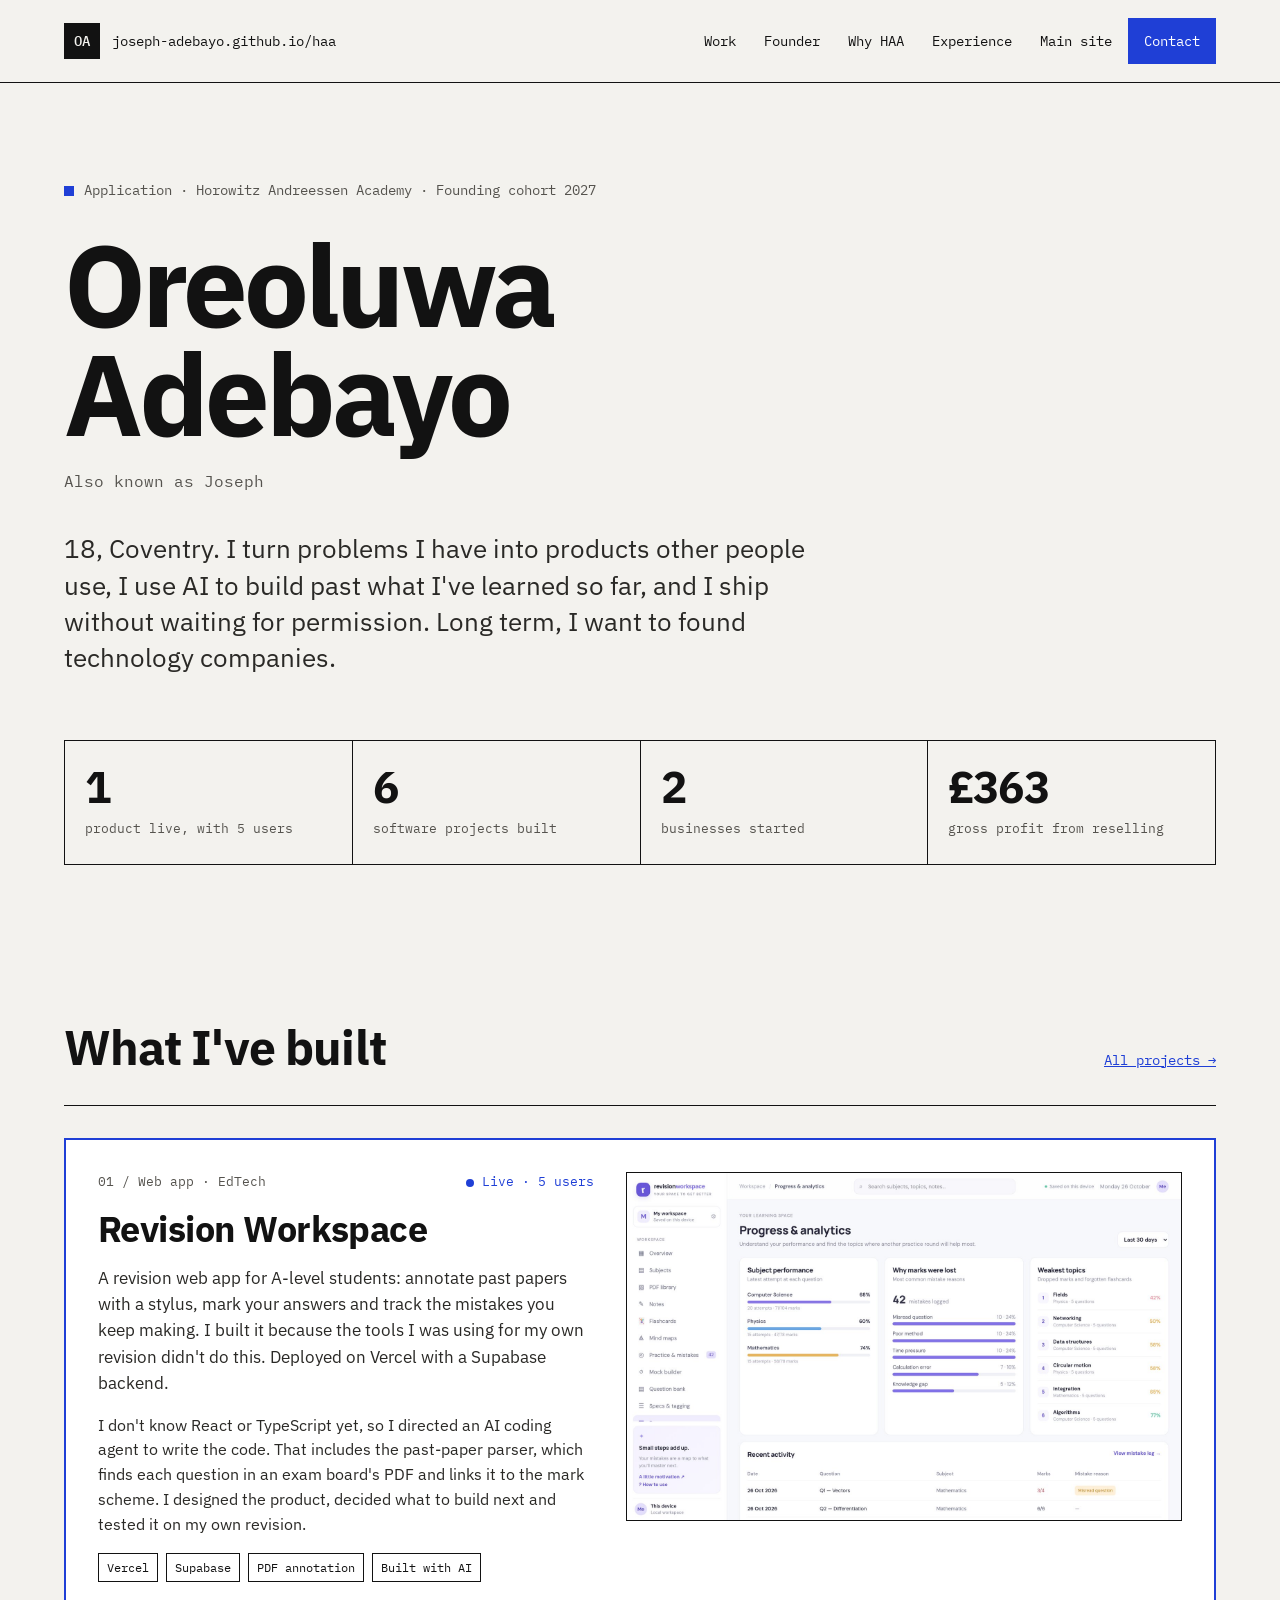
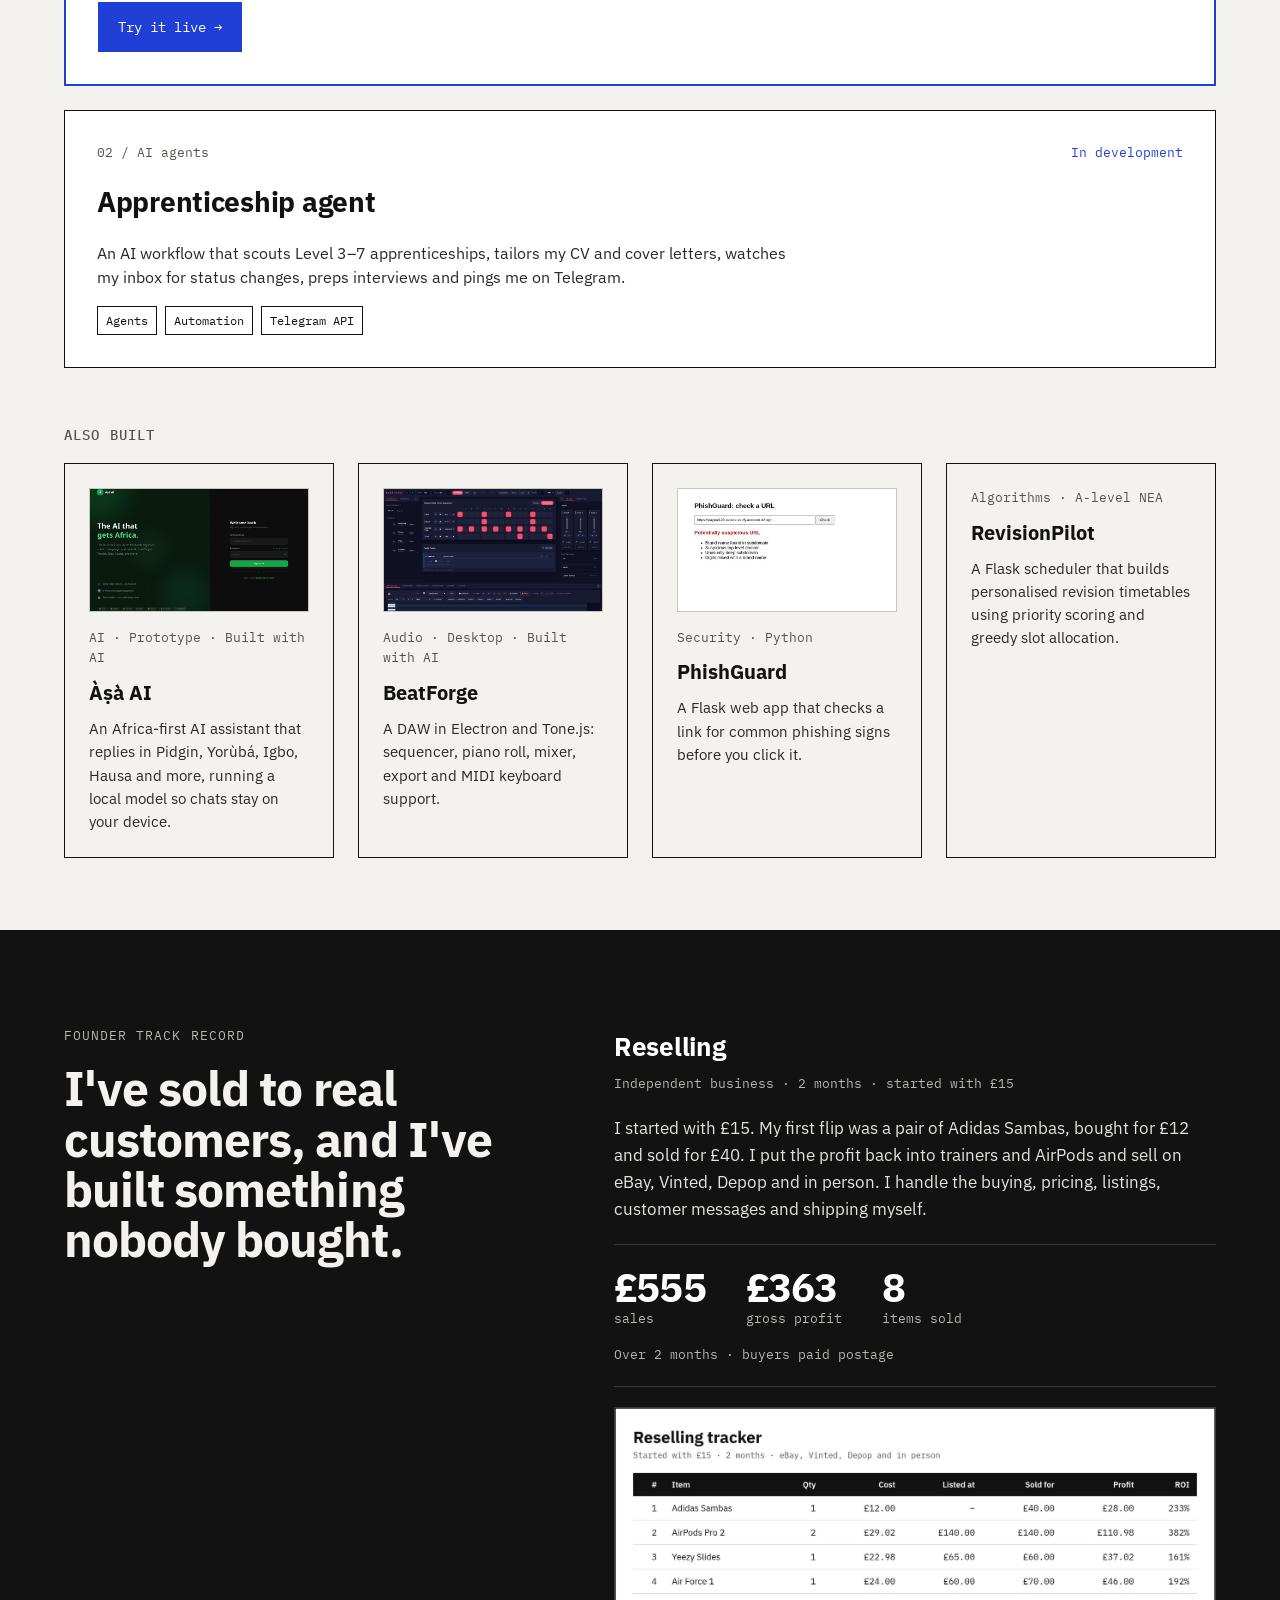
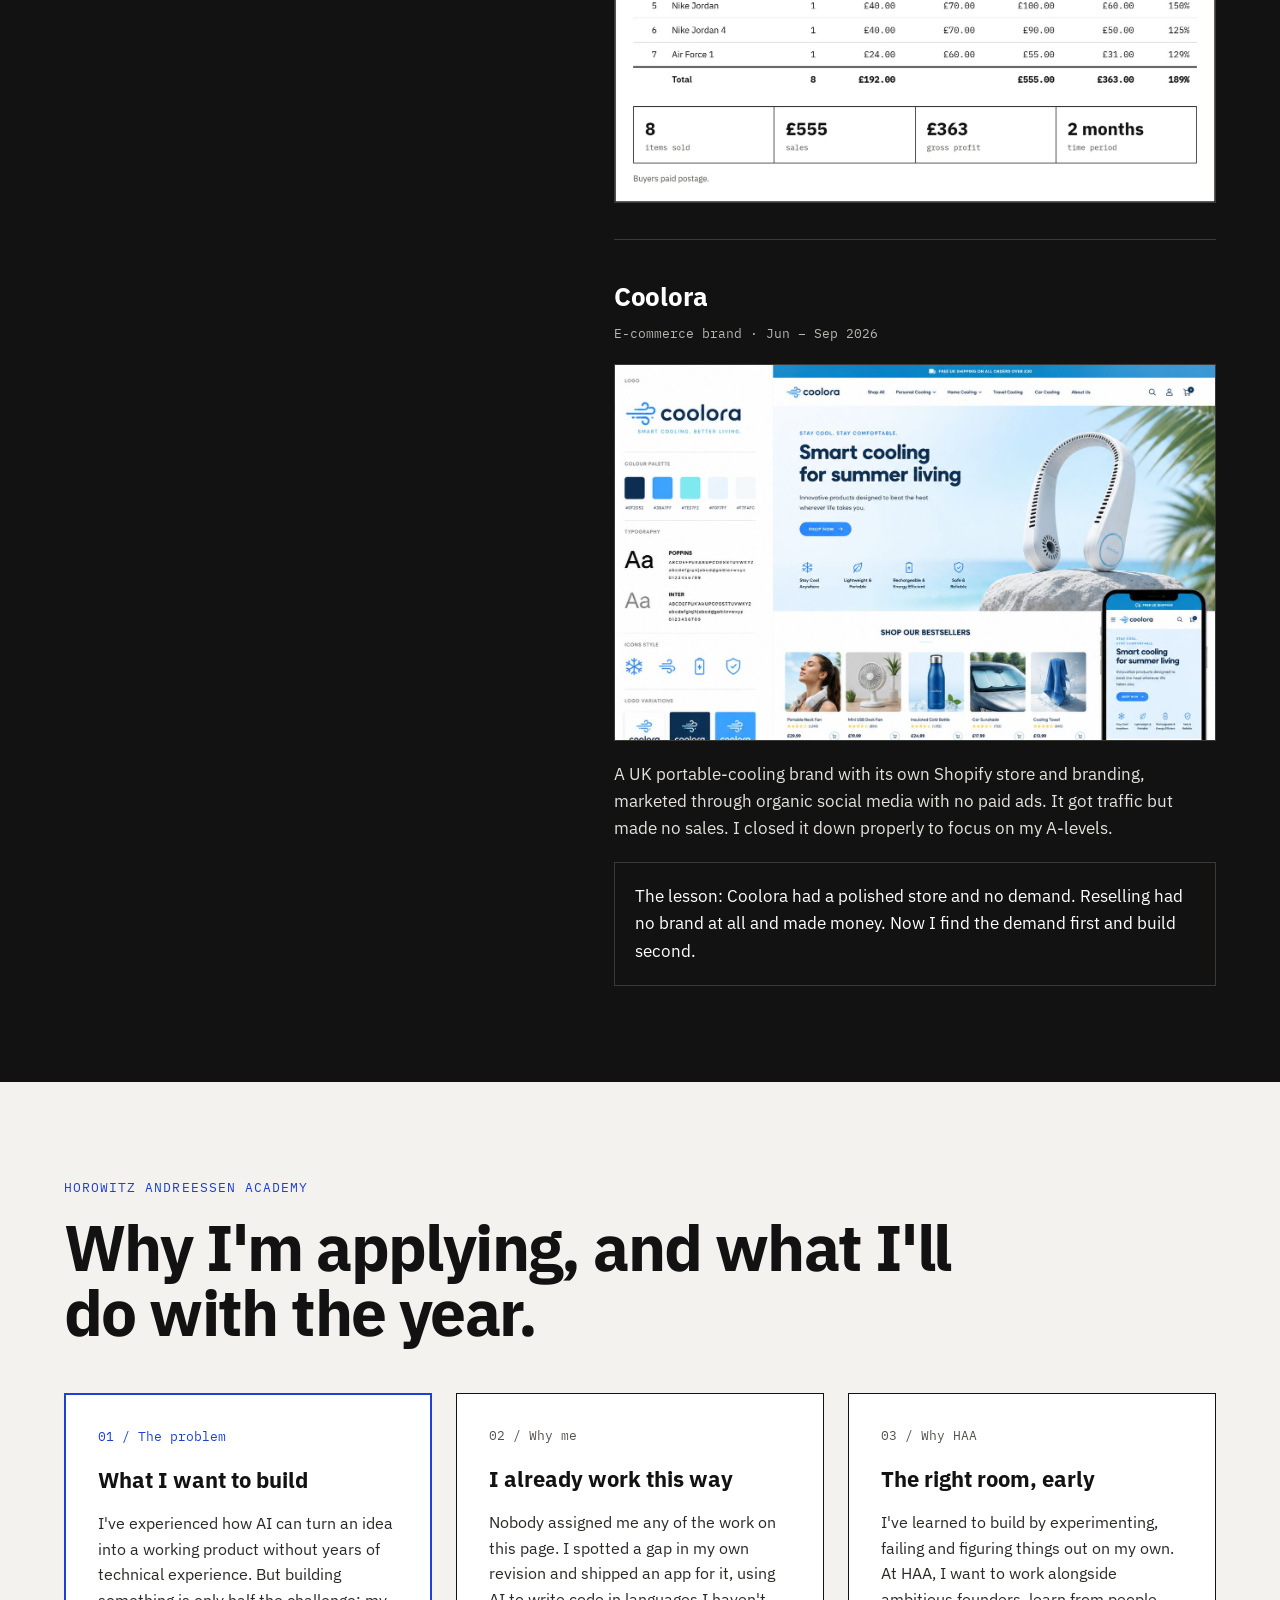
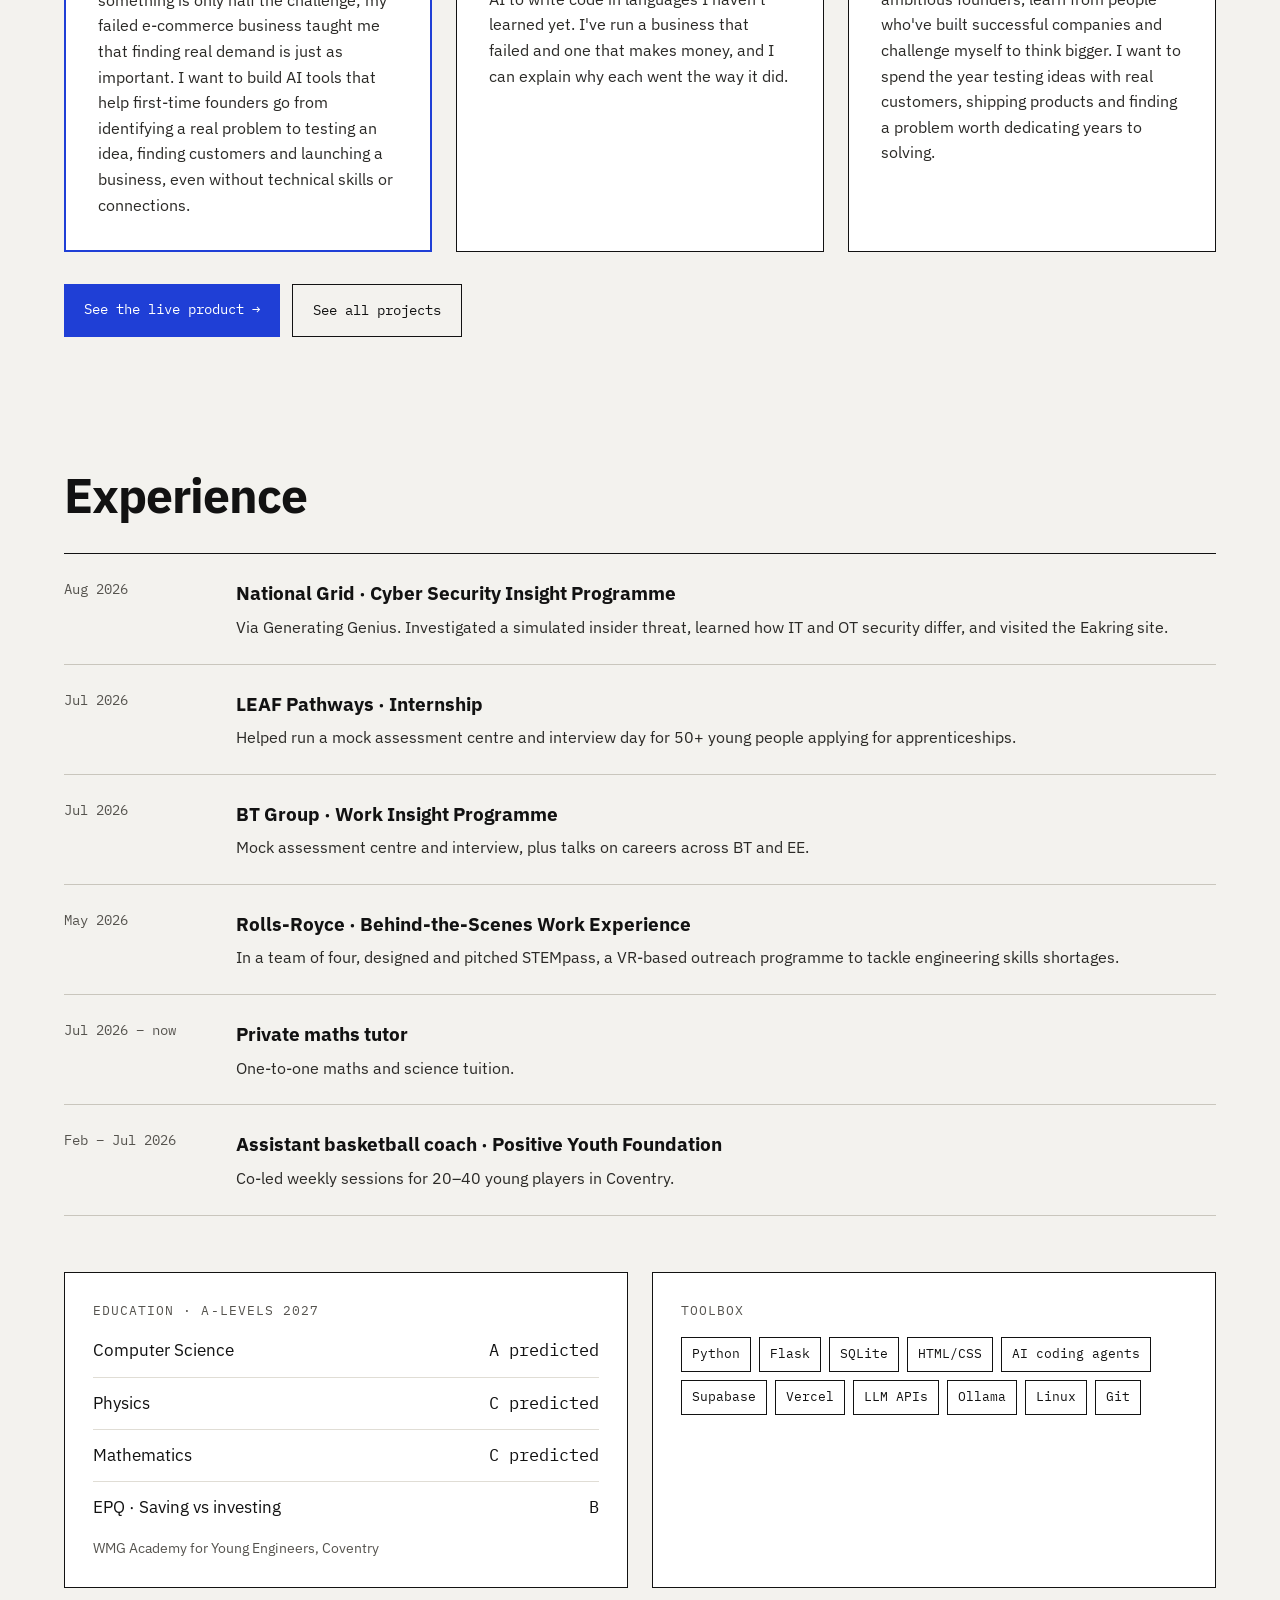
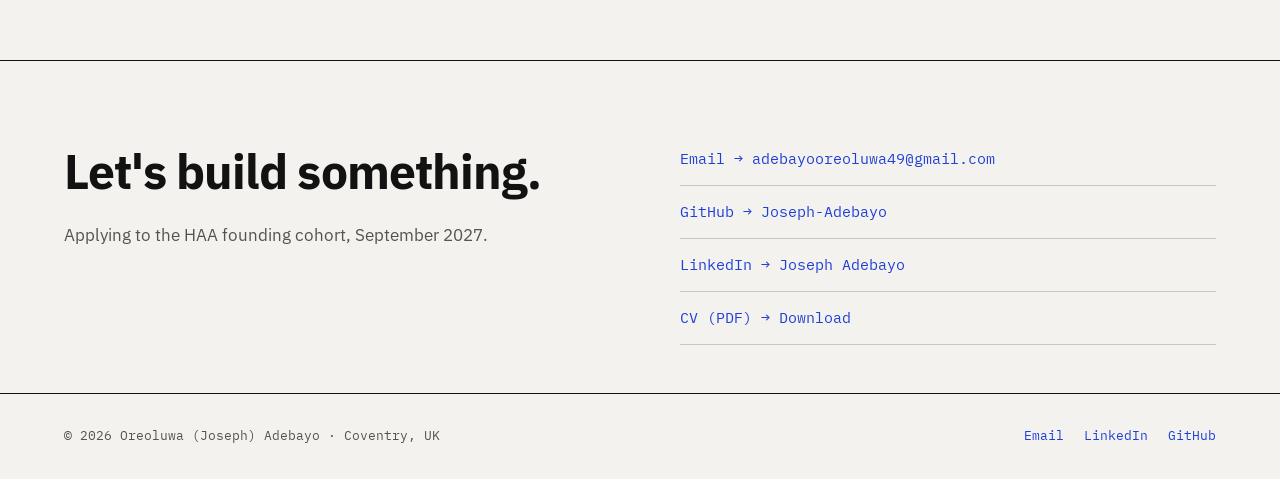
<file: haa/index.html>
<!DOCTYPE html>
<html lang="en">
<head>
    <meta charset="UTF-8">
    <meta name="viewport" content="width=device-width, initial-scale=1.0">
    <title>Oreoluwa (Joseph) Adebayo — HAA Portfolio</title>
    <meta name="description" content="Oreoluwa (Joseph) Adebayo: application portfolio for the Horowitz Andreessen Academy founding cohort, 2027.">
    <meta property="og:title" content="Oreoluwa (Joseph) Adebayo — HAA Portfolio">
    <meta property="og:description" content="Oreoluwa (Joseph) Adebayo: application portfolio for the Horowitz Andreessen Academy founding cohort, 2027.">
    <link rel="icon" href="../favicon.svg" type="image/svg+xml">
    <link rel="preconnect" href="https://fonts.googleapis.com">
    <link rel="preconnect" href="https://fonts.gstatic.com" crossorigin>
    <link href="https://fonts.googleapis.com/css2?family=IBM+Plex+Mono:wght@400;500&family=IBM+Plex+Sans:wght@400;500;600;700&display=swap" rel="stylesheet">
    <link rel="stylesheet" href="../styles.css">
    <style>mark{background:#FFE58A;color:#121212;padding:0 4px}</style>
</head>
<body>
<header class="site-header">
    <div class="site-header-inner">
        <a href="../index.html" class="brand"><span class="brand-mark">OA</span>joseph-adebayo.github.io/haa</a>
        <button class="nav-toggle" aria-label="Open menu" aria-expanded="false">☰</button>
        <nav aria-label="Main">
            <ul class="navbar">
                <li><a href="#work">Work</a></li>
                <li><a href="#founder">Founder</a></li>
                <li><a href="#haa">Why HAA</a></li>
                <li><a href="#experience">Experience</a></li>
                <li><a href="../index.html">Main site</a></li>
                <li><a href="#contact" class="nav-cta">Contact</a></li>
            </ul>
        </nav>
    </div>
</header>

<main>

<section style="max-width: 1200px; margin: 0 auto; padding: 96px 24px 72px">
<p style="margin: 0 0 28px; font-family: var(--mono); font-size: 14px; color: #55534E; display: flex; align-items: center; gap: 10px"><span style="width: 10px; height: 10px; background: #1F3FD6; display: inline-block; flex-shrink: 0"></span>Application · Horowitz Andreessen Academy · Founding cohort 2027</p>
<h1 style="margin: 0; font-size: clamp(3rem, 9vw, 7.5rem); line-height: 0.95; letter-spacing: -0.035em; font-weight: 700">Oreoluwa<br>Adebayo</h1>
<p style="margin: 20px 0 0; font-family: var(--mono); font-size: 16px; color: #55534E">Also known as Joseph</p>
<p style="margin: 36px 0 0; max-width: 760px; font-size: clamp(1.25rem, 2.2vw, 1.625rem); line-height: 1.4; color: #2A2926">18, Coventry. I turn problems I have into products other people use, I use AI to build past what I've learned so far, and I ship without waiting for permission. Long term, I want to found technology companies.</p>
<div style="margin-top: 64px; display: grid; grid-template-columns: repeat(auto-fit, minmax(200px, 1fr)); border-top: 1px solid #121212; border-left: 1px solid #121212">
<div style="padding: 24px 20px; border-right: 1px solid #121212; border-bottom: 1px solid #121212">
<div style="font-size: 44px; font-weight: 700; letter-spacing: -0.02em; line-height: 1">1</div>
<div style="margin-top: 10px; font-family: var(--mono); font-size: 13px; color: #55534E">product live, with 5 users</div>
</div>
<div style="padding: 24px 20px; border-right: 1px solid #121212; border-bottom: 1px solid #121212">
<div style="font-size: 44px; font-weight: 700; letter-spacing: -0.02em; line-height: 1">6</div>
<div style="margin-top: 10px; font-family: var(--mono); font-size: 13px; color: #55534E">software projects built</div>
</div>
<div style="padding: 24px 20px; border-right: 1px solid #121212; border-bottom: 1px solid #121212">
<div style="font-size: 44px; font-weight: 700; letter-spacing: -0.02em; line-height: 1">2</div>
<div style="margin-top: 10px; font-family: var(--mono); font-size: 13px; color: #55534E">businesses started</div>
</div>
<div style="padding: 24px 20px; border-right: 1px solid #121212; border-bottom: 1px solid #121212">
<div style="font-size: 44px; font-weight: 700; letter-spacing: -0.02em; line-height: 1">£363</div>
<div style="margin-top: 10px; font-family: var(--mono); font-size: 13px; color: #55534E">gross profit from reselling</div>
</div>
</div>
</section>

<section id="work" style="max-width: 1200px; margin: 0 auto; padding: 72px 24px">
<div style="display: flex; flex-wrap: wrap; align-items: baseline; justify-content: space-between; gap: 16px; border-bottom: 1px solid #121212; padding-bottom: 20px">
<h2 style="margin: 0; font-size: clamp(2rem, 4vw, 3rem); letter-spacing: -0.02em">What I've built</h2>
<a href="../project.html" style="font-family: var(--mono); font-size: 14px; padding: 12px 0">All projects →</a>
</div>
<div style="display: flex; flex-direction: column; gap: 24px; margin-top: 32px">

<article style="background: #FFFFFF; border: 2px solid #1F3FD6; padding: 32px; display: flex; flex-wrap: wrap; gap: 32px">
<div style="flex: 1 1 360px; display: flex; flex-direction: column; gap: 16px">
<div style="display: flex; justify-content: space-between; gap: 12px; font-family: var(--mono); font-size: 13px; color: #55534E"><span>01 / Web app · EdTech</span><span style="color: #1F3FD6; display: flex; align-items: center; gap: 8px"><span style="width: 8px; height: 8px; background: #1F3FD6; border-radius: 50%; display: inline-block"></span>Live · 5 users</span></div>
<h3 style="margin: 0; font-size: 36px; letter-spacing: -0.015em; line-height: 1.1">Revision Workspace</h3>
<p style="margin: 0; font-size: 17px; line-height: 1.55; color: #2A2926">A revision web app for A-level students: annotate past papers with a stylus, mark your answers and track the mistakes you keep making. I built it because the tools I was using for my own revision didn't do this. Deployed on Vercel with a Supabase backend.</p>
<p style="margin: 0; font-size: 16px; line-height: 1.55; color: #2A2926">I don't know React or TypeScript yet, so I directed an AI coding agent to write the code. That includes the past-paper parser, which finds each question in an exam board's PDF and links it to the mark scheme. I designed the product, decided what to build next and tested it on my own revision.</p>
<div style="display: flex; flex-wrap: wrap; gap: 8px; font-family: var(--mono); font-size: 12px"><span style="border: 1px solid #121212; padding: 4px 8px">Vercel</span><span style="border: 1px solid #121212; padding: 4px 8px">Supabase</span><span style="border: 1px solid #121212; padding: 4px 8px">PDF annotation</span><span style="border: 1px solid #121212; padding: 4px 8px">Built with AI</span></div>
<div style="display: flex; flex-wrap: wrap; gap: 12px; margin-top: 4px">
<a href="https://revision-workspace.vercel.app" target="_blank" rel="noopener" style="background: #1F3FD6; color: #FFFFFF; text-decoration: none; padding: 14px 20px; font-family: var(--mono); font-size: 14px">Try it live →</a>
</div>
</div>
<div style="flex: 1 1 420px; display: flex; flex-direction: column; gap: 12px">
<img src="../images/revision-workspace-progress.jpg" alt="Revision Workspace progress page: subject scores, why marks were lost and weakest topics" style="width: 100%; border: 1px solid #121212; display: block">
</div>
</article>

<article style="background: #FFFFFF; border: 1px solid #121212; padding: 32px; display: flex; flex-wrap: wrap; gap: 32px">
<div style="flex: 1 1 360px; display: flex; flex-direction: column; gap: 16px">
<div style="display: flex; justify-content: space-between; gap: 12px; font-family: var(--mono); font-size: 13px; color: #55534E"><span>02 / AI agents</span><span style="color: #1F3FD6">In development</span></div>
<h3 style="margin: 0; font-size: 28px; letter-spacing: -0.01em">Apprenticeship agent</h3>
<p style="margin: 0; font-size: 16px; line-height: 1.55; color: #2A2926; max-width: 70ch">An AI workflow that scouts Level 3–7 apprenticeships, tailors my CV and cover letters, watches my inbox for status changes, preps interviews and pings me on Telegram.</p>
<div style="display: flex; flex-wrap: wrap; gap: 8px; font-family: var(--mono); font-size: 12px"><span style="border: 1px solid #121212; padding: 4px 8px">Agents</span><span style="border: 1px solid #121212; padding: 4px 8px">Automation</span><span style="border: 1px solid #121212; padding: 4px 8px">Telegram API</span></div>
</div>
</article>

</div>

<h3 style="margin: 56px 0 0; font-family: var(--mono); font-size: 14px; font-weight: 500; color: #55534E; text-transform: uppercase; letter-spacing: 0.08em">Also built</h3>
<div style="margin-top: 16px; display: grid; grid-template-columns: repeat(auto-fit, minmax(240px, 1fr)); gap: 24px">
<div style="border: 1px solid #121212; padding: 24px; display: flex; flex-direction: column; gap: 8px">
<img src="../images/asa-ai-login.jpg" alt="Àṣà AI sign-in screen" style="width: 100%; aspect-ratio: 16 / 9; object-fit: cover; object-position: left center; border: 1px solid #C9C6BD; margin-bottom: 8px">
<div style="font-family: var(--mono); font-size: 13px; color: #55534E">AI · Prototype · Built with AI</div>
<h4 style="margin: 0; font-size: 20px">Àṣà AI</h4>
<p style="margin: 0; font-size: 15px; line-height: 1.55; color: #2A2926">An Africa-first AI assistant that replies in Pidgin, Yorùbá, Igbo, Hausa and more, running a local model so chats stay on your device.</p>
</div>
<div style="border: 1px solid #121212; padding: 24px; display: flex; flex-direction: column; gap: 8px">
<img src="../images/beatforge.jpg" alt="BeatForge drum sequencer and mixer" style="width: 100%; aspect-ratio: 16 / 9; object-fit: cover; object-position: left top; border: 1px solid #C9C6BD; margin-bottom: 8px">
<div style="font-family: var(--mono); font-size: 13px; color: #55534E">Audio · Desktop · Built with AI</div>
<h4 style="margin: 0; font-size: 20px">BeatForge</h4>
<p style="margin: 0; font-size: 15px; line-height: 1.55; color: #2A2926">A DAW in Electron and Tone.js: sequencer, piano roll, mixer, export and MIDI keyboard support.</p>
</div>
<div style="border: 1px solid #121212; padding: 24px; display: flex; flex-direction: column; gap: 8px">
<img src="../images/phishguard-suspicious.jpg" alt="PhishGuard flagging a suspicious URL" style="width: 100%; aspect-ratio: 16 / 9; object-fit: contain; object-position: left top; background: #FFFFFF; border: 1px solid #C9C6BD; margin-bottom: 8px">
<div style="font-family: var(--mono); font-size: 13px; color: #55534E">Security · Python</div>
<h4 style="margin: 0; font-size: 20px">PhishGuard</h4>
<p style="margin: 0; font-size: 15px; line-height: 1.55; color: #2A2926">A Flask web app that checks a link for common phishing signs before you click it.</p>
</div>
<div style="border: 1px solid #121212; padding: 24px; display: flex; flex-direction: column; gap: 8px">
<div style="font-family: var(--mono); font-size: 13px; color: #55534E">Algorithms · A-level NEA</div>
<h4 style="margin: 0; font-size: 20px">RevisionPilot</h4>
<p style="margin: 0; font-size: 15px; line-height: 1.55; color: #2A2926">A Flask scheduler that builds personalised revision timetables using priority scoring and greedy slot allocation.</p>
</div>
</div>
</section>

<section id="founder" style="background: #121212; color: #F3F2EE">
<div style="max-width: 1200px; margin: 0 auto; padding: 96px 24px; display: flex; flex-wrap: wrap; gap: 48px">
<div style="flex: 1 1 320px">
<p style="margin: 0 0 16px; font-family: var(--mono); font-size: 13px; color: #B8B6AF; text-transform: uppercase; letter-spacing: 0.08em">Founder track record</p>
<h2 style="margin: 0; font-size: clamp(2rem, 4vw, 3rem); letter-spacing: -0.02em; line-height: 1.05">I've sold to real customers, and I've built something nobody bought.</h2>
</div>
<div style="flex: 1 1 420px; display: flex; flex-direction: column; gap: 20px; font-size: 17px; line-height: 1.6; color: #E4E2DC">
<div style=""><h3 style="margin: 0; font-size: 26px; letter-spacing: -0.01em; color: #FFFFFF">Reselling</h3><div style="margin-top: 6px; font-family: var(--mono); font-size: 13px; color: #B8B6AF">Independent business · 2 months · started with £15</div></div>
<p style="margin: 0">I started with £15. My first flip was a pair of Adidas Sambas, bought for £12 and sold for £40. I put the profit back into trainers and AirPods and sell on eBay, Vinted, Depop and in person. I handle the buying, pricing, listings, customer messages and shipping myself.</p>
<div style="display: flex; flex-wrap: wrap; gap: 16px 40px; padding: 20px 0; border-top: 1px solid #3A3936; border-bottom: 1px solid #3A3936"><div><div style="font-size: 40px; font-weight: 700; color: #FFFFFF; letter-spacing: -0.02em; line-height: 1.1">£555</div><div style="font-family: var(--mono); font-size: 13px; color: #B8B6AF">sales</div></div><div><div style="font-size: 40px; font-weight: 700; color: #FFFFFF; letter-spacing: -0.02em; line-height: 1.1">£363</div><div style="font-family: var(--mono); font-size: 13px; color: #B8B6AF">gross profit</div></div><div><div style="font-size: 40px; font-weight: 700; color: #FFFFFF; letter-spacing: -0.02em; line-height: 1.1">8</div><div style="font-family: var(--mono); font-size: 13px; color: #B8B6AF">items sold</div></div><div style="flex-basis: 100%; font-family: var(--mono); font-size: 13px; color: #B8B6AF">Over 2 months · buyers paid postage</div></div>
<img src="../images/reselling-sheet.jpg" alt="My reselling spreadsheet: cost price, quantity, selling price and price sold for each item, with totals and profit" style="width: 100%; border: 1px solid #3A3936; display: block">
<div style="margin-top: 16px; padding-top: 36px; border-top: 1px solid #3A3936"><h3 style="margin: 0; font-size: 26px; letter-spacing: -0.01em; color: #FFFFFF">Coolora</h3><div style="margin-top: 6px; font-family: var(--mono); font-size: 13px; color: #B8B6AF">E-commerce brand · Jun – Sep 2026</div></div>
<img src="../images/coolora-storefront.jpg" alt="Coolora Shopify storefront" style="width: 100%; aspect-ratio: 16 / 10; object-fit: cover; object-position: top; border: 1px solid #3A3936; display: block">
<p style="margin: 0">A UK portable-cooling brand with its own Shopify store and branding, marketed through organic social media with no paid ads. It got traffic but made no sales. I closed it down properly to focus on my A-levels.</p>
<p style="margin: 0; padding: 20px; border: 1px solid #3A3936; color: #FFFFFF">The lesson: Coolora had a polished store and no demand. Reselling had no brand at all and made money. Now I find the demand first and build second.</p>
</div>
</div>
</section>

<section id="haa" style="max-width: 1200px; margin: 0 auto; padding: 96px 24px">
<p style="margin: 0 0 16px; font-family: var(--mono); font-size: 13px; color: #1F3FD6; text-transform: uppercase; letter-spacing: 0.08em">Horowitz Andreessen Academy</p>
<h2 style="margin: 0; font-size: clamp(2.25rem, 5vw, 4rem); letter-spacing: -0.025em; line-height: 1.02; max-width: 900px">Why I'm applying, and what I'll do with the year.</h2>
<div style="margin-top: 48px; display: grid; grid-template-columns: repeat(auto-fit, minmax(300px, 1fr)); gap: 24px">
<div style="background: #FFFFFF; border: 2px solid #1F3FD6; padding: 32px; display: flex; flex-direction: column; gap: 14px">
<div style="font-family: var(--mono); font-size: 13px; color: #1F3FD6">01 / The problem</div>
<h3 style="margin: 0; font-size: 22px">What I want to build</h3>
<p style="margin: 0; font-size: 16px; line-height: 1.6; color: #2A2926">I've experienced how AI can turn an idea into a working product without years of technical experience. But building something is only half the challenge; my failed e-commerce business taught me that finding real demand is just as important. I want to build AI tools that help first-time founders go from identifying a real problem to testing an idea, finding customers and launching a business, even without technical skills or connections.</p>
</div>
<div style="background: #FFFFFF; border: 1px solid #121212; padding: 32px; display: flex; flex-direction: column; gap: 14px">
<div style="font-family: var(--mono); font-size: 13px; color: #55534E">02 / Why me</div>
<h3 style="margin: 0; font-size: 22px">I already work this way</h3>
<p style="margin: 0; font-size: 16px; line-height: 1.6; color: #2A2926">Nobody assigned me any of the work on this page. I spotted a gap in my own revision and shipped an app for it, using AI to write code in languages I haven't learned yet. I've run a business that failed and one that makes money, and I can explain why each went the way it did.</p>
</div>
<div style="background: #FFFFFF; border: 1px solid #121212; padding: 32px; display: flex; flex-direction: column; gap: 14px">
<div style="font-family: var(--mono); font-size: 13px; color: #55534E">03 / Why HAA</div>
<h3 style="margin: 0; font-size: 22px">The right room, early</h3>
<p style="margin: 0; font-size: 16px; line-height: 1.6; color: #2A2926">I've learned to build by experimenting, failing and figuring things out on my own. At HAA, I want to work alongside ambitious founders, learn from people who've built successful companies and challenge myself to think bigger. I want to spend the year testing ideas with real customers, shipping products and finding a problem worth dedicating years to solving.</p>
</div>
</div>
<div style="margin-top: 32px; display: flex; flex-wrap: wrap; gap: 12px">
<a href="https://revision-workspace.vercel.app" target="_blank" rel="noopener" style="background: #1F3FD6; color: #FFFFFF; text-decoration: none; padding: 14px 20px; font-family: var(--mono); font-size: 14px">See the live product →</a>
<a href="../project.html" style="border: 1px solid #121212; color: #121212; text-decoration: none; padding: 14px 20px; font-family: var(--mono); font-size: 14px">See all projects</a>
</div>
</section>

<section id="experience" style="max-width: 1200px; margin: 0 auto; padding: 24px 24px 72px">
<h2 style="margin: 0; font-size: clamp(2rem, 4vw, 3rem); letter-spacing: -0.02em; border-bottom: 1px solid #121212; padding-bottom: 20px">Experience</h2>
<div style="display: flex; flex-direction: column">
<div style="display: flex; flex-wrap: wrap; gap: 8px 32px; padding: 24px 0; border-bottom: 1px solid #C9C6BD">
<div style="flex: 0 0 140px; font-family: var(--mono); font-size: 14px; color: #55534E">Aug 2026</div>
<div style="flex: 1 1 360px"><h3 style="margin: 0; font-size: 19px">National Grid · Cyber Security Insight Programme</h3><p style="margin: 6px 0 0; font-size: 16px; line-height: 1.55; color: #2A2926">Via Generating Genius. Investigated a simulated insider threat, learned how IT and OT security differ, and visited the Eakring site.</p></div>
</div>
<div style="display: flex; flex-wrap: wrap; gap: 8px 32px; padding: 24px 0; border-bottom: 1px solid #C9C6BD">
<div style="flex: 0 0 140px; font-family: var(--mono); font-size: 14px; color: #55534E">Jul 2026</div>
<div style="flex: 1 1 360px"><h3 style="margin: 0; font-size: 19px">LEAF Pathways · Internship</h3><p style="margin: 6px 0 0; font-size: 16px; line-height: 1.55; color: #2A2926">Helped run a mock assessment centre and interview day for 50+ young people applying for apprenticeships.</p></div>
</div>
<div style="display: flex; flex-wrap: wrap; gap: 8px 32px; padding: 24px 0; border-bottom: 1px solid #C9C6BD">
<div style="flex: 0 0 140px; font-family: var(--mono); font-size: 14px; color: #55534E">Jul 2026</div>
<div style="flex: 1 1 360px"><h3 style="margin: 0; font-size: 19px">BT Group · Work Insight Programme</h3><p style="margin: 6px 0 0; font-size: 16px; line-height: 1.55; color: #2A2926">Mock assessment centre and interview, plus talks on careers across BT and EE.</p></div>
</div>
<div style="display: flex; flex-wrap: wrap; gap: 8px 32px; padding: 24px 0; border-bottom: 1px solid #C9C6BD">
<div style="flex: 0 0 140px; font-family: var(--mono); font-size: 14px; color: #55534E">May 2026</div>
<div style="flex: 1 1 360px"><h3 style="margin: 0; font-size: 19px">Rolls-Royce · Behind-the-Scenes Work Experience</h3><p style="margin: 6px 0 0; font-size: 16px; line-height: 1.55; color: #2A2926">In a team of four, designed and pitched STEMpass, a VR-based outreach programme to tackle engineering skills shortages.</p></div>
</div>
<div style="display: flex; flex-wrap: wrap; gap: 8px 32px; padding: 24px 0; border-bottom: 1px solid #C9C6BD">
<div style="flex: 0 0 140px; font-family: var(--mono); font-size: 14px; color: #55534E">Jul 2026 – now</div>
<div style="flex: 1 1 360px"><h3 style="margin: 0; font-size: 19px">Private maths tutor</h3><p style="margin: 6px 0 0; font-size: 16px; line-height: 1.55; color: #2A2926">One-to-one maths and science tuition.</p></div>
</div>
<div style="display: flex; flex-wrap: wrap; gap: 8px 32px; padding: 24px 0; border-bottom: 1px solid #C9C6BD">
<div style="flex: 0 0 140px; font-family: var(--mono); font-size: 14px; color: #55534E">Feb – Jul 2026</div>
<div style="flex: 1 1 360px"><h3 style="margin: 0; font-size: 19px">Assistant basketball coach · Positive Youth Foundation</h3><p style="margin: 6px 0 0; font-size: 16px; line-height: 1.55; color: #2A2926">Co-led weekly sessions for 20–40 young players in Coventry.</p></div>
</div>
</div>

<div style="margin-top: 56px; display: grid; grid-template-columns: repeat(auto-fit, minmax(300px, 1fr)); gap: 24px">
<div style="border: 1px solid #121212; padding: 28px; background: #FFFFFF">
<p style="margin: 0 0 16px; font-family: var(--mono); font-size: 13px; color: #55534E; text-transform: uppercase; letter-spacing: 0.08em">Education · A-levels 2027</p>
<div style="display: flex; flex-direction: column; gap: 12px; font-size: 17px">
<div style="display: flex; justify-content: space-between; gap: 12px; border-bottom: 1px solid #E0DDD5; padding-bottom: 12px"><span>Computer Science</span><span style="font-family: var(--mono)">A predicted</span></div>
<div style="display: flex; justify-content: space-between; gap: 12px; border-bottom: 1px solid #E0DDD5; padding-bottom: 12px"><span>Physics</span><span style="font-family: var(--mono)">C predicted</span></div>
<div style="display: flex; justify-content: space-between; gap: 12px; border-bottom: 1px solid #E0DDD5; padding-bottom: 12px"><span>Mathematics</span><span style="font-family: var(--mono)">C predicted</span></div>
<div style="display: flex; justify-content: space-between; gap: 12px"><span>EPQ · Saving vs investing</span><span style="font-family: var(--mono)">B</span></div>
</div>
<p style="margin: 16px 0 0; font-size: 14px; color: #55534E">WMG Academy for Young Engineers, Coventry</p>
</div>
<div style="border: 1px solid #121212; padding: 28px; background: #FFFFFF">
<p style="margin: 0 0 16px; font-family: var(--mono); font-size: 13px; color: #55534E; text-transform: uppercase; letter-spacing: 0.08em">Toolbox</p>
<div style="display: flex; flex-wrap: wrap; gap: 8px; font-family: var(--mono); font-size: 13px"><span style="border: 1px solid #121212; padding: 6px 10px">Python</span><span style="border: 1px solid #121212; padding: 6px 10px">Flask</span><span style="border: 1px solid #121212; padding: 6px 10px">SQLite</span><span style="border: 1px solid #121212; padding: 6px 10px">HTML/CSS</span><span style="border: 1px solid #121212; padding: 6px 10px">AI coding agents</span><span style="border: 1px solid #121212; padding: 6px 10px">Supabase</span><span style="border: 1px solid #121212; padding: 6px 10px">Vercel</span><span style="border: 1px solid #121212; padding: 6px 10px">LLM APIs</span><span style="border: 1px solid #121212; padding: 6px 10px">Ollama</span><span style="border: 1px solid #121212; padding: 6px 10px">Linux</span><span style="border: 1px solid #121212; padding: 6px 10px">Git</span></div>
</div>
</div>
</section>

<section id="contact" style="border-top: 1px solid #121212">
<div style="max-width: 1200px; margin: 0 auto; padding: 72px 24px 48px; display: flex; flex-wrap: wrap; justify-content: space-between; gap: 40px">
<div style="flex: 1 1 360px">
<h2 style="margin: 0; font-size: clamp(2rem, 4vw, 3rem); letter-spacing: -0.02em">Let's build something.</h2>
<p style="margin: 12px 0 0; font-size: 17px; color: #55534E">Applying to the HAA founding cohort, September 2027.</p>
</div>
<div style="flex: 1 1 320px; display: flex; flex-direction: column; font-family: var(--mono); font-size: 15px">
<a href="mailto:adebayooreoluwa49@gmail.com" style="padding: 14px 0; border-bottom: 1px solid #C9C6BD; text-decoration: none; overflow-wrap: anywhere">Email → adebayooreoluwa49@gmail.com</a>
<a href="https://github.com/Joseph-Adebayo" target="_blank" rel="noopener noreferrer" style="padding: 14px 0; border-bottom: 1px solid #C9C6BD; text-decoration: none">GitHub → Joseph-Adebayo</a>
<a href="https://www.linkedin.com/in/joseph-adebayo-4623263ab" target="_blank" rel="noopener noreferrer" style="padding: 14px 0; border-bottom: 1px solid #C9C6BD; text-decoration: none">LinkedIn → Joseph Adebayo</a>
<a href="../Joseph_Adebayo_CV.pdf" target="_blank" rel="noopener" style="padding: 14px 0; border-bottom: 1px solid #C9C6BD; text-decoration: none">CV (PDF) → Download</a>
</div>
</div>
</section>

</main>

<footer class="site-footer">
    <div class="site-footer-inner">
        <span>© 2026 Oreoluwa (Joseph) Adebayo · Coventry, UK</span>
        <nav aria-label="Elsewhere">
            <a href="mailto:adebayooreoluwa49@gmail.com">Email</a>
            <a href="https://www.linkedin.com/in/joseph-adebayo-4623263ab" target="_blank" rel="noopener noreferrer">LinkedIn</a>
            <a href="https://github.com/Joseph-Adebayo" target="_blank" rel="noopener noreferrer">GitHub</a>
        </nav>
    </div>
</footer>

<script src="../nav.js"></script>
</body>
</html>
</file>
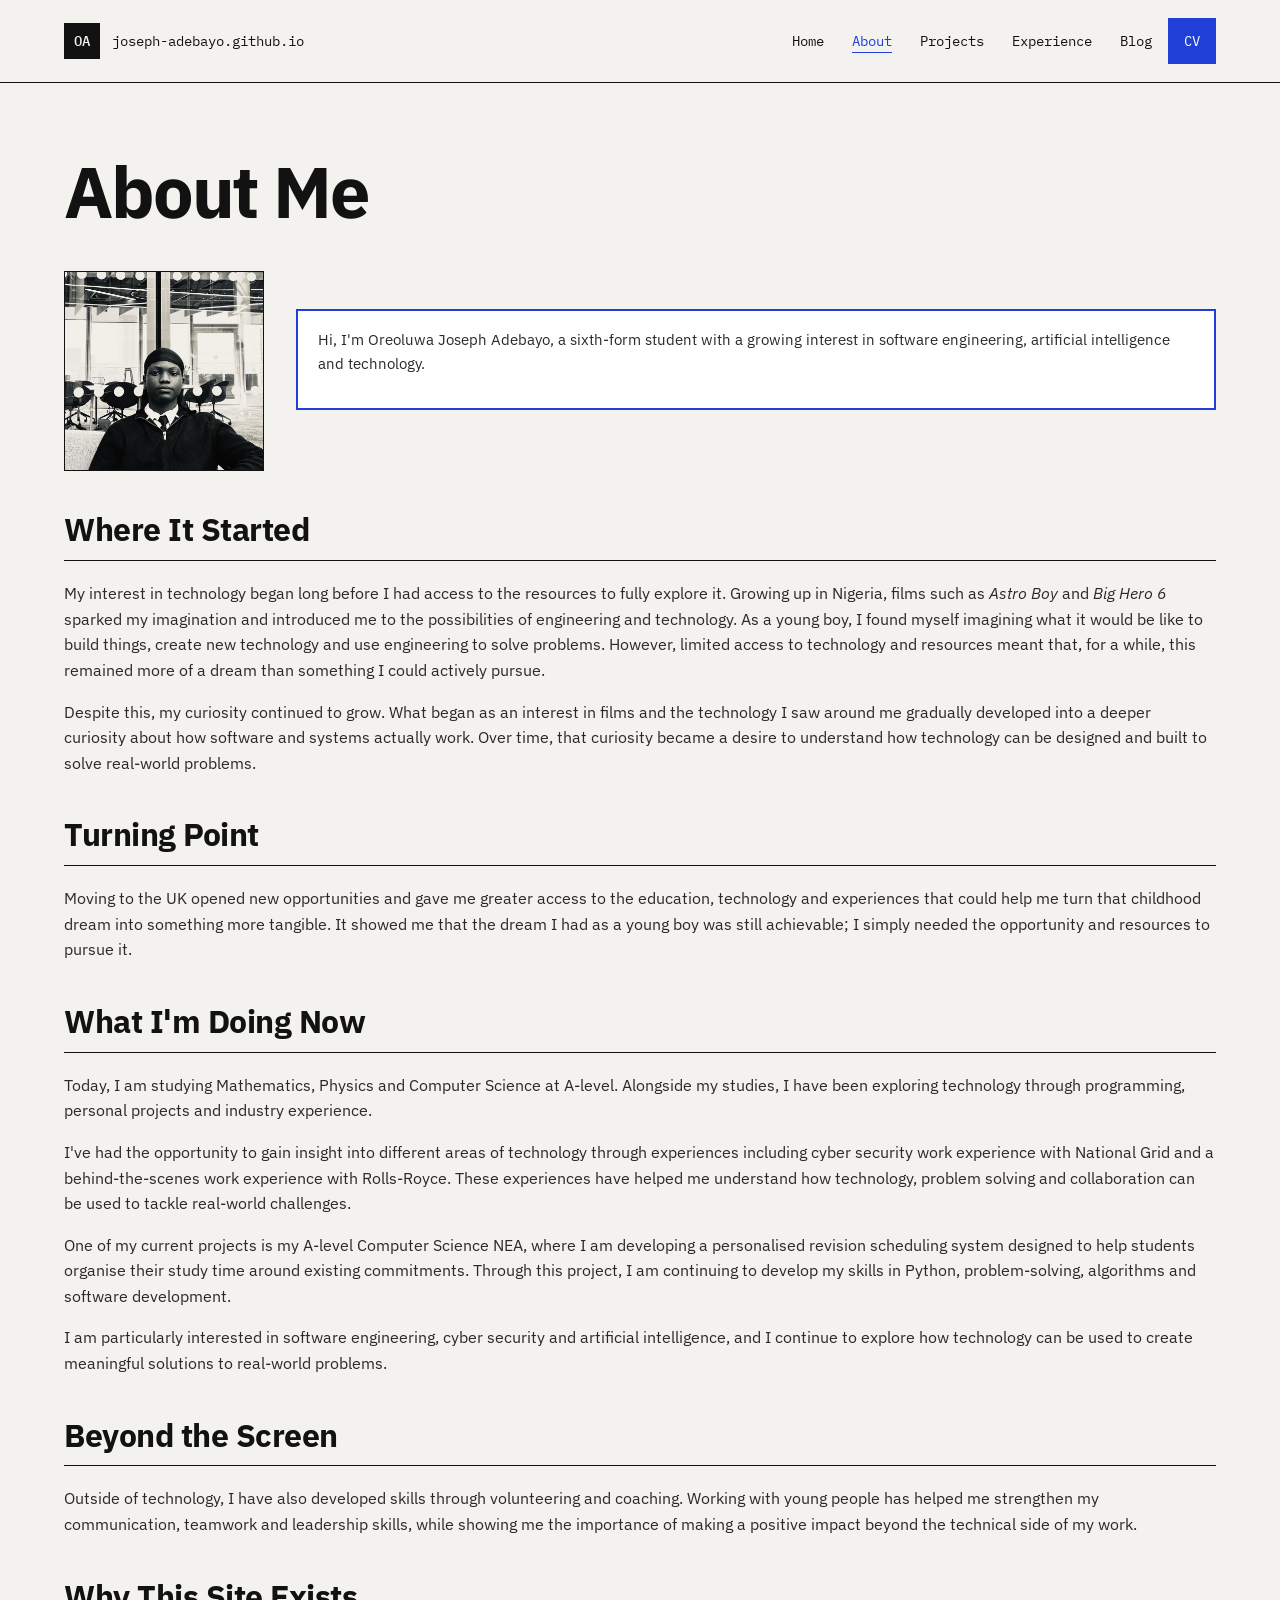
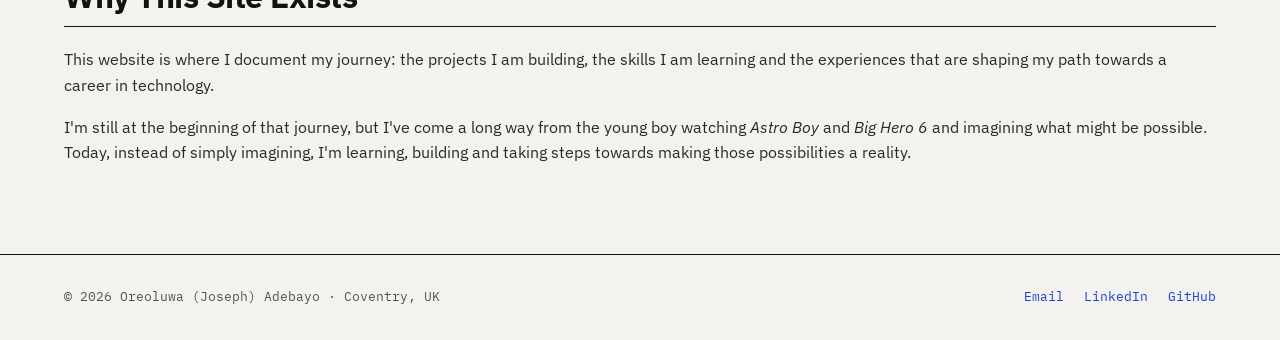
<file: About.html>
<!DOCTYPE html>
<html lang="en">
<head>
    <meta charset="UTF-8">
    <meta name="viewport" content="width=device-width, initial-scale=1.0">
    <meta name="description" content="About Oreoluwa (Joseph) Adebayo: from Nigeria to A-level Computer Science in Coventry.">
    <title>About me | Oreoluwa Adebayo</title>
    <link rel="icon" href="favicon.svg" type="image/svg+xml">
    <link rel="preconnect" href="https://fonts.googleapis.com">
    <link rel="preconnect" href="https://fonts.gstatic.com" crossorigin>
    <link href="https://fonts.googleapis.com/css2?family=IBM+Plex+Mono:wght@400;500&family=IBM+Plex+Sans:wght@400;500;600;700&display=swap" rel="stylesheet">
    <link rel="stylesheet" href="styles.css">
</head>
<body>
<header class="site-header">
    <div class="site-header-inner">
        <a href="index.html" class="brand"><span class="brand-mark">OA</span>joseph-adebayo.github.io</a>
        <button class="nav-toggle" aria-label="Open menu" aria-expanded="false">☰</button>
        <nav aria-label="Main">
            <ul class="navbar">
                <li><a href="index.html">Home</a></li>
                <li><a href="About.html" class="active" aria-current="page">About</a></li>
                <li><a href="project.html">Projects</a></li>
                <li><a href="experience.html">Experience</a></li>
                <li><a href="Blog.html">Blog</a></li>
                <li><a href="Joseph_Adebayo_CV.pdf" class="nav-cta" target="_blank" rel="noopener">CV</a></li>
            </ul>
        </nav>
    </div>
</header>

<h1 class="page-title">About Me</h1>
<div class="container">
    <div class="intro-row">
        <img src="images/profile.jpg" alt="Oreoluwa Adebayo" class="profile-photo">
        <div class="note"><p>Hi, I'm Oreoluwa Joseph Adebayo, a sixth-form student with a growing interest in software engineering, artificial intelligence and technology.</p></div>
    </div>

    <h2>Where It Started</h2>
    <p>My interest in technology began long before I had access to the resources to fully explore it. Growing up in Nigeria, films such as <i>Astro Boy</i> and <i>Big Hero 6</i>
    sparked my imagination and introduced me to the possibilities of engineering and technology. As a young boy, I found myself imagining what it would be like to build things,
    create new technology and use engineering to solve problems. However, limited access to technology and resources meant that, for a while, this remained more of a dream than
    something I could actively pursue.</p>
    <p>Despite this, my curiosity continued to grow. What began as an interest in films and the technology I saw around me gradually developed into a deeper curiosity about how software and systems
        actually work. Over time, that curiosity became a desire to understand how technology can be designed and built to solve real-world problems.
    </p>

    <h2>Turning Point</h2>
    <p>Moving to the UK opened new opportunities and gave me greater access to the education, technology and experiences that could help me turn that childhood dream into something more tangible.
        It showed me that the dream I had as a young boy was still achievable; I simply needed the opportunity and resources to pursue it.
    </p>

    <h2>What I'm Doing Now</h2>
    <p>Today, I am studying Mathematics, Physics and Computer Science at A-level. Alongside my studies, I have been exploring technology through programming, personal projects and industry experience.</p>
    <p>I've had the opportunity to gain insight into different areas of technology through experiences including cyber security work experience with National Grid and a behind-the-scenes work experience
        with Rolls-Royce. These experiences have helped me understand how technology, problem solving and collaboration can be used to tackle real-world challenges.
    </p>
    <p>One of my current projects is my A-level Computer Science NEA, where I am developing a personalised revision scheduling system designed to help students organise their study time around existing commitments.
        Through this project, I am continuing to develop my skills in Python, problem-solving, algorithms and software development.
    </p>
    <p>I am particularly interested in software engineering, cyber security and artificial intelligence, and I continue to explore how technology can be used to create meaningful solutions to real-world problems.</p>

    <h2>Beyond the Screen</h2>
    <p>Outside of technology, I have also developed skills through volunteering and coaching. Working with young people has helped me strengthen my communication, teamwork and leadership skills, while showing me the importance
        of making a positive impact beyond the technical side of my work.
    </p>

    <h2>Why This Site Exists</h2>
    <p>This website is where I document my journey: the projects I am building, the skills I am learning and the experiences that are shaping my path towards a career in technology.</p>
    <p>I'm still at the beginning of that journey, but I've come a long way from the young boy watching <i>Astro Boy</i> and <i>Big Hero 6</i> and imagining what might be possible. Today, instead of simply imagining, I'm learning, building
        and taking steps towards making those possibilities a reality.
    </p>
</div>

<footer class="site-footer">
    <div class="site-footer-inner">
        <span>© 2026 Oreoluwa (Joseph) Adebayo · Coventry, UK</span>
        <nav aria-label="Elsewhere">
            <a href="mailto:adebayooreoluwa49@gmail.com">Email</a>
            <a href="https://www.linkedin.com/in/joseph-adebayo-4623263ab" target="_blank" rel="noopener noreferrer">LinkedIn</a>
            <a href="https://github.com/Joseph-Adebayo" target="_blank" rel="noopener noreferrer">GitHub</a>
        </nav>
    </div>
</footer>
<script src="nav.js"></script>
</body>
</html>
</file>
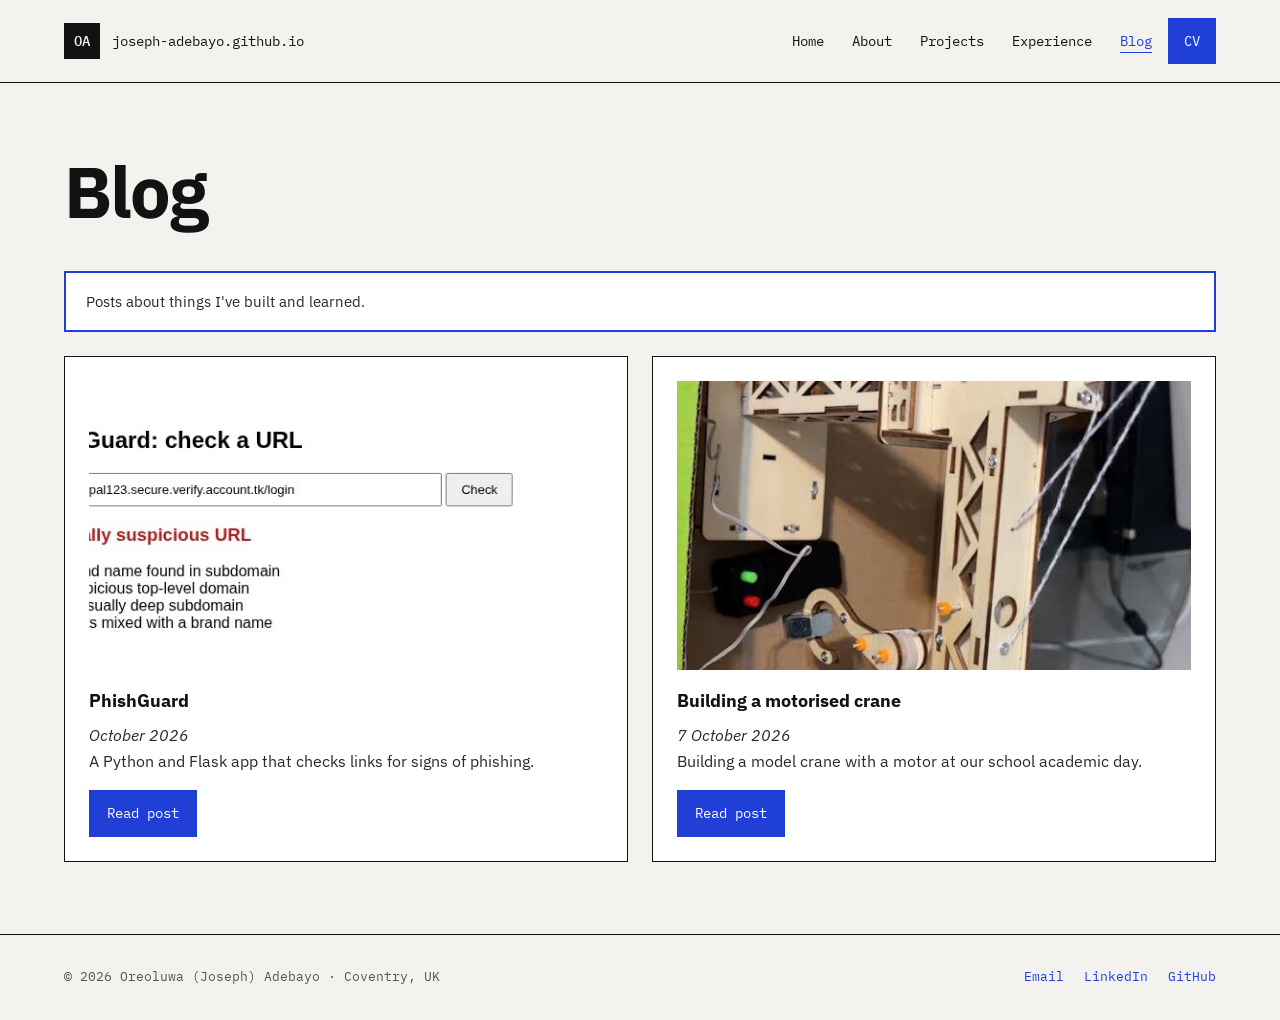
<file: Blog.html>
<!DOCTYPE html>
<html lang="en">
<head>
    <meta charset="UTF-8">
    <meta name="viewport" content="width=device-width, initial-scale=1.0">
    <meta name="description" content="Blog posts by Oreoluwa (Joseph) Adebayo on projects, builds and things I'm learning.">
    <title>Blog | Oreoluwa Adebayo</title>
    <link rel="icon" href="favicon.svg" type="image/svg+xml">
    <link rel="preconnect" href="https://fonts.googleapis.com">
    <link rel="preconnect" href="https://fonts.gstatic.com" crossorigin>
    <link href="https://fonts.googleapis.com/css2?family=IBM+Plex+Mono:wght@400;500&family=IBM+Plex+Sans:wght@400;500;600;700&display=swap" rel="stylesheet">
    <link rel="stylesheet" href="styles.css">
</head>
<body>
<header class="site-header">
    <div class="site-header-inner">
        <a href="index.html" class="brand"><span class="brand-mark">OA</span>joseph-adebayo.github.io</a>
        <button class="nav-toggle" aria-label="Open menu" aria-expanded="false">☰</button>
        <nav aria-label="Main">
            <ul class="navbar">
                <li><a href="index.html">Home</a></li>
                <li><a href="About.html">About</a></li>
                <li><a href="project.html">Projects</a></li>
                <li><a href="experience.html">Experience</a></li>
                <li><a href="Blog.html" class="active" aria-current="page">Blog</a></li>
                <li><a href="Joseph_Adebayo_CV.pdf" class="nav-cta" target="_blank" rel="noopener">CV</a></li>
            </ul>
        </nav>
    </div>
</header>

<h1 class="page-title">Blog</h1>
<div class="container">
    <div class="note">Posts about things I've built and learned.</div>
    <div class="card-grid">
        <div class="card">
            <div class="card-img"><img src="images/phishguard-suspicious.jpg" alt="PhishGuard flagging a suspicious URL"></div>
            <b>PhishGuard</b>
            <p><i>October 2026</i><br>A Python and Flask app that checks links for signs of phishing.</p>
            <a href="phishguard.html" class="btn">Read post</a>
        </div>
        <div class="card">
            <div class="card-img"><img src="images/crane-finished.jpg" alt="Finished laser-cut wooden crane"></div>
            <b>Building a motorised crane</b>
            <p><i>7 October 2026</i><br>Building a model crane with a motor at our school academic day.</p>
            <a href="crane-build.html" class="btn">Read post</a>
        </div>
    </div>
</div>

<footer class="site-footer">
    <div class="site-footer-inner">
        <span>© 2026 Oreoluwa (Joseph) Adebayo · Coventry, UK</span>
        <nav aria-label="Elsewhere">
            <a href="mailto:adebayooreoluwa49@gmail.com">Email</a>
            <a href="https://www.linkedin.com/in/joseph-adebayo-4623263ab" target="_blank" rel="noopener noreferrer">LinkedIn</a>
            <a href="https://github.com/Joseph-Adebayo" target="_blank" rel="noopener noreferrer">GitHub</a>
        </nav>
    </div>
</footer>
<script src="nav.js"></script>
</body>
</html>
</file>
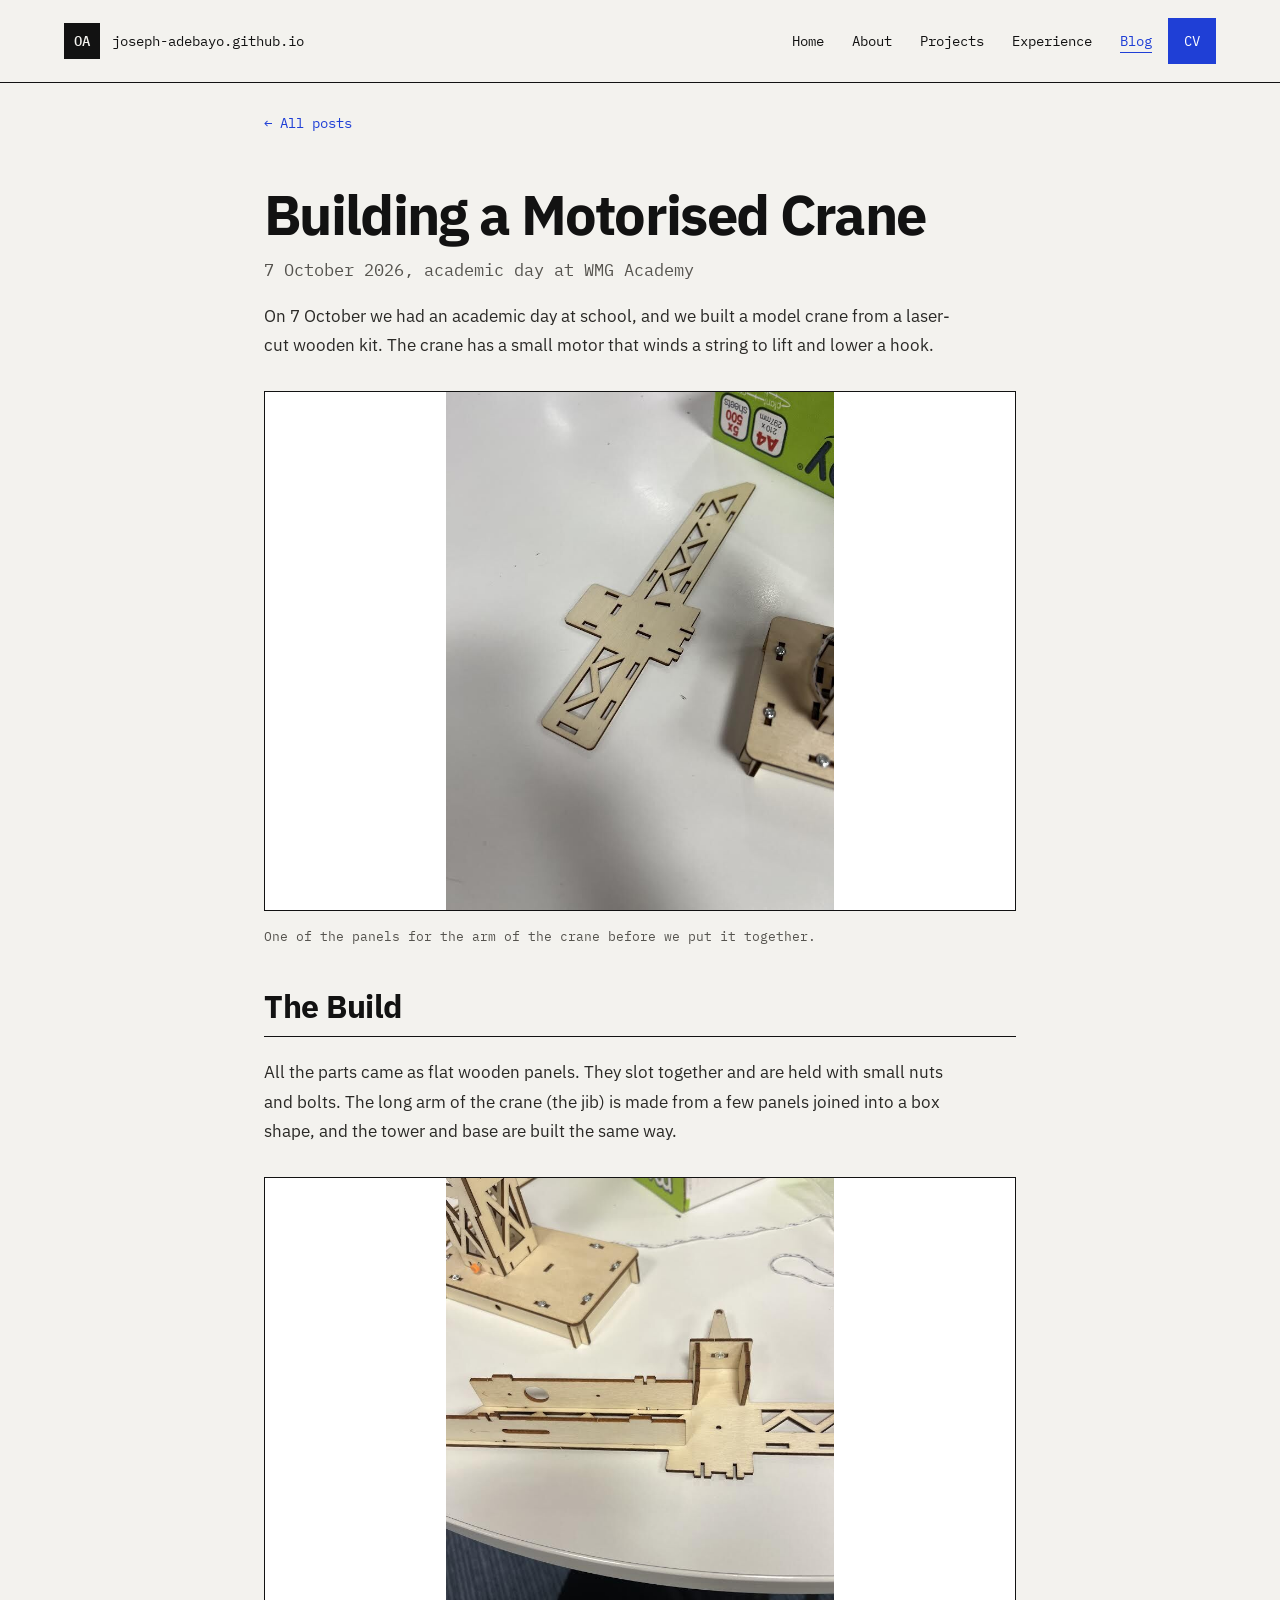
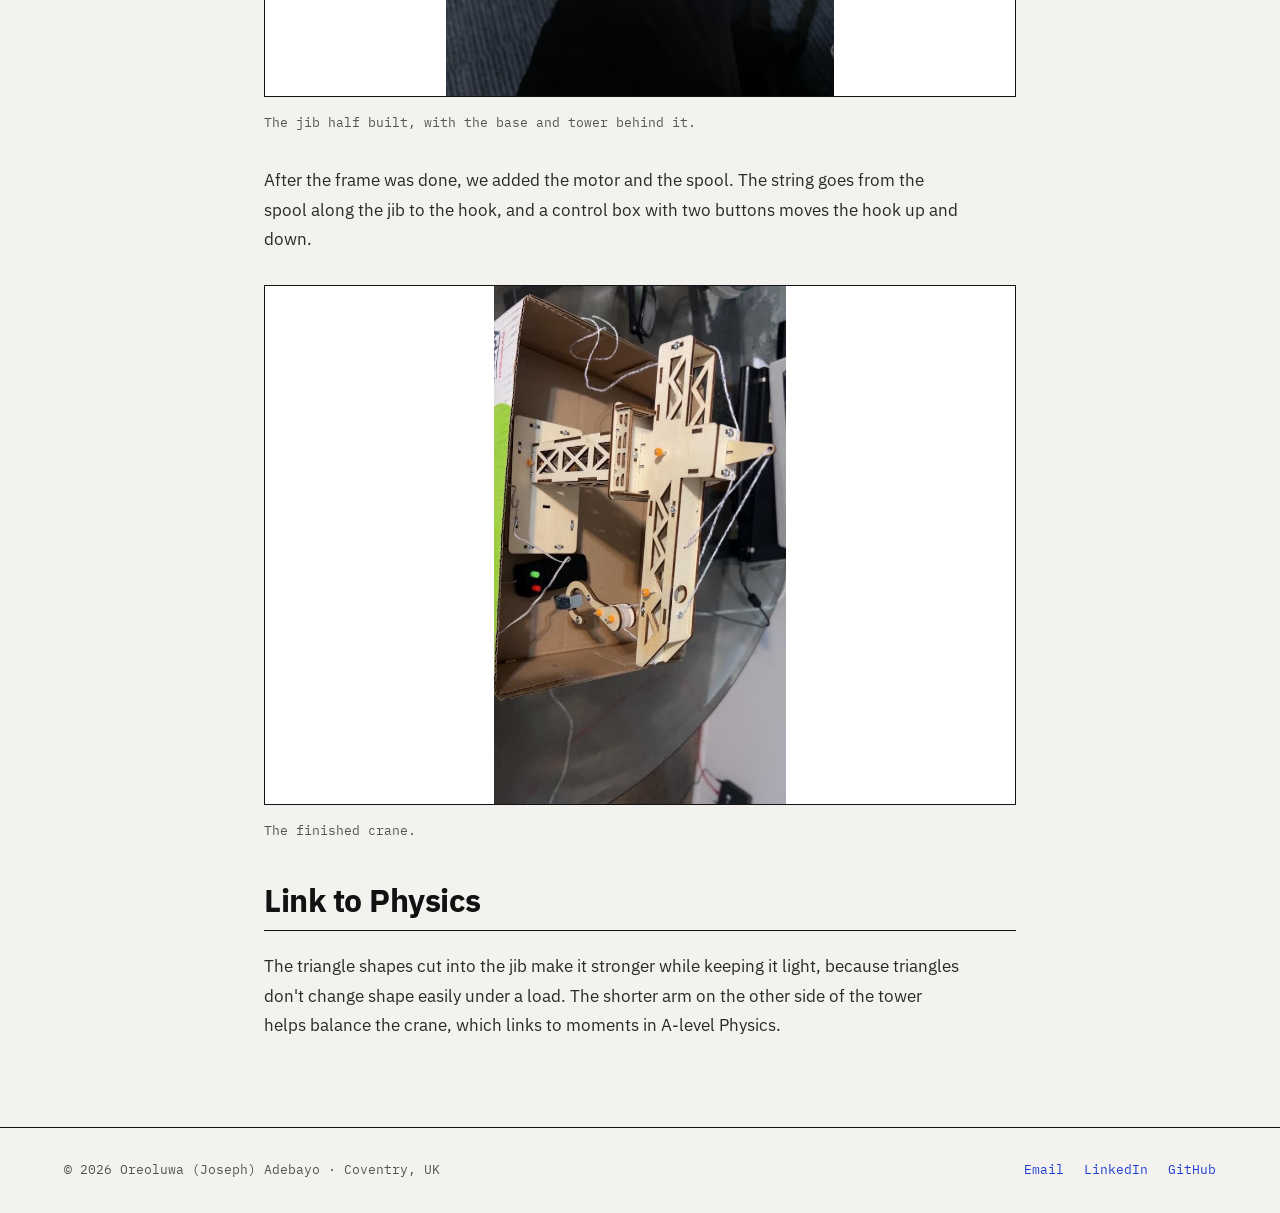
<file: crane-build.html>
<!DOCTYPE html>
<html lang="en">
<head>
    <meta charset="UTF-8">
    <meta name="viewport" content="width=device-width, initial-scale=1.0">
    <meta name="description" content="Building a motorised laser-cut crane at a WMG Academy academic day, 7 October 2026.">
    <title>Building a Motorised Crane | Oreoluwa Adebayo</title>
    <link rel="icon" href="favicon.svg" type="image/svg+xml">
    <link rel="preconnect" href="https://fonts.googleapis.com">
    <link rel="preconnect" href="https://fonts.gstatic.com" crossorigin>
    <link href="https://fonts.googleapis.com/css2?family=IBM+Plex+Mono:wght@400;500&family=IBM+Plex+Sans:wght@400;500;600;700&display=swap" rel="stylesheet">
    <link rel="stylesheet" href="styles.css">
</head>
<body>
<header class="site-header">
    <div class="site-header-inner">
        <a href="index.html" class="brand"><span class="brand-mark">OA</span>joseph-adebayo.github.io</a>
        <button class="nav-toggle" aria-label="Open menu" aria-expanded="false">☰</button>
        <nav aria-label="Main">
            <ul class="navbar">
                <li><a href="index.html">Home</a></li>
                <li><a href="About.html">About</a></li>
                <li><a href="project.html">Projects</a></li>
                <li><a href="experience.html">Experience</a></li>
                <li><a href="Blog.html" class="active" aria-current="page">Blog</a></li>
                <li><a href="Joseph_Adebayo_CV.pdf" class="nav-cta" target="_blank" rel="noopener">CV</a></li>
            </ul>
        </nav>
    </div>
</header>

<div class="container post">
    <p><a href="Blog.html" class="back-link">← All posts</a></p>
    <h1>Building a Motorised Crane</h1>
    <p class="post-meta">7 October 2026, academic day at WMG Academy</p>

    <p>On 7 October we had an academic day at school, and we built a model crane from a laser-cut wooden kit. The crane has a small motor that winds a string to lift and lower a hook.</p>

    <figure>
        <img src="images/crane-jib-panel.jpg" alt="Flat laser-cut plywood panel for the crane jib">
        <figcaption>One of the panels for the arm of the crane before we put it together.</figcaption>
    </figure>

    <h2>The Build</h2>
    <p>All the parts came as flat wooden panels. They slot together and are held with small nuts and bolts. The long arm of the crane (the jib) is made from a few panels joined into a box shape, and the tower and base are built the same way.</p>

    <figure>
        <img src="images/crane-jib-assembly.jpg" alt="Partially assembled crane jib next to the crane base">
        <figcaption>The jib half built, with the base and tower behind it.</figcaption>
    </figure>

    <p>After the frame was done, we added the motor and the spool. The string goes from the spool along the jib to the hook, and a control box with two buttons moves the hook up and down.</p>

    <figure>
        <img src="images/crane-finished.jpg" alt="Finished wooden crane with string, hook, motor and two-button controller">
        <figcaption>The finished crane.</figcaption>
    </figure>

    <h2>Link to Physics</h2>
    <p>The triangle shapes cut into the jib make it stronger while keeping it light, because triangles don't change shape easily under a load. The shorter arm on the other side of the tower helps balance the crane, which links to moments in A-level Physics.</p>
</div>

<footer class="site-footer">
    <div class="site-footer-inner">
        <span>© 2026 Oreoluwa (Joseph) Adebayo · Coventry, UK</span>
        <nav aria-label="Elsewhere">
            <a href="mailto:adebayooreoluwa49@gmail.com">Email</a>
            <a href="https://www.linkedin.com/in/joseph-adebayo-4623263ab" target="_blank" rel="noopener noreferrer">LinkedIn</a>
            <a href="https://github.com/Joseph-Adebayo" target="_blank" rel="noopener noreferrer">GitHub</a>
        </nav>
    </div>
</footer>
<script src="nav.js"></script>
</body>
</html>
</file>
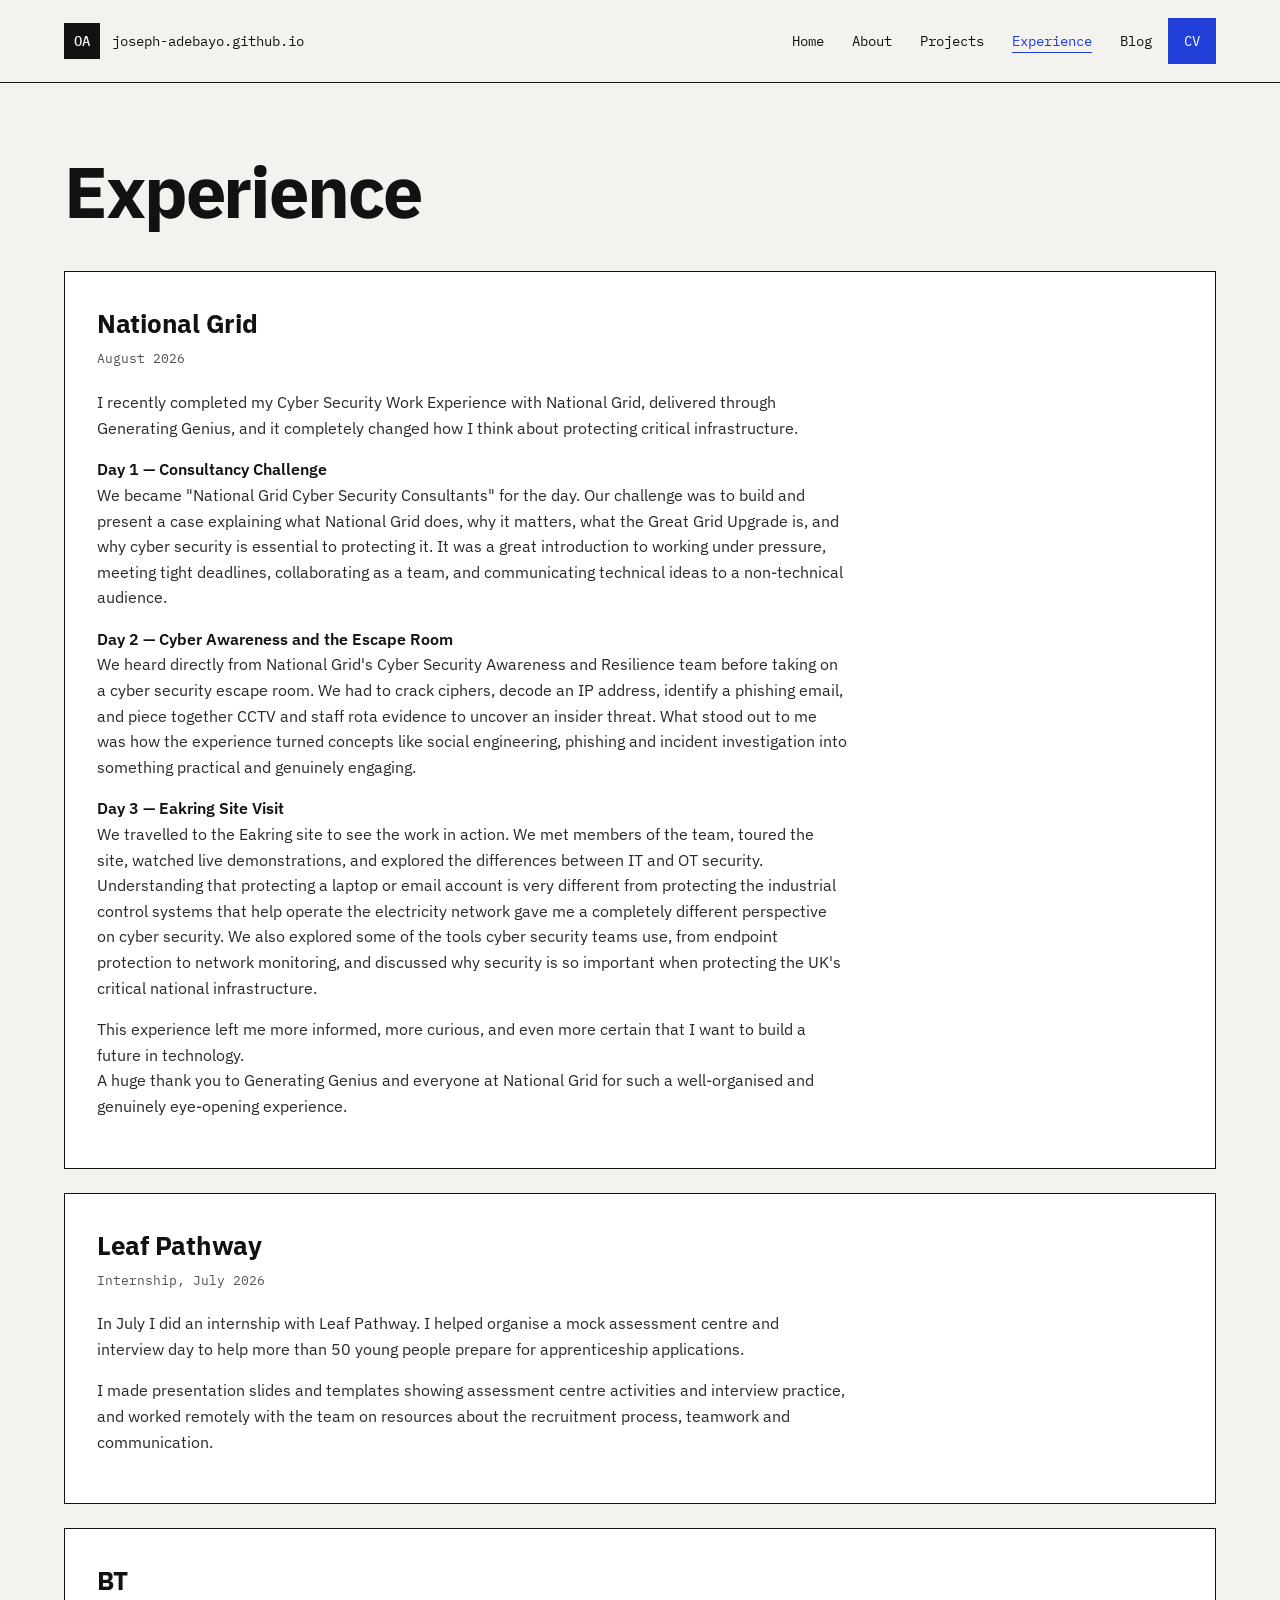
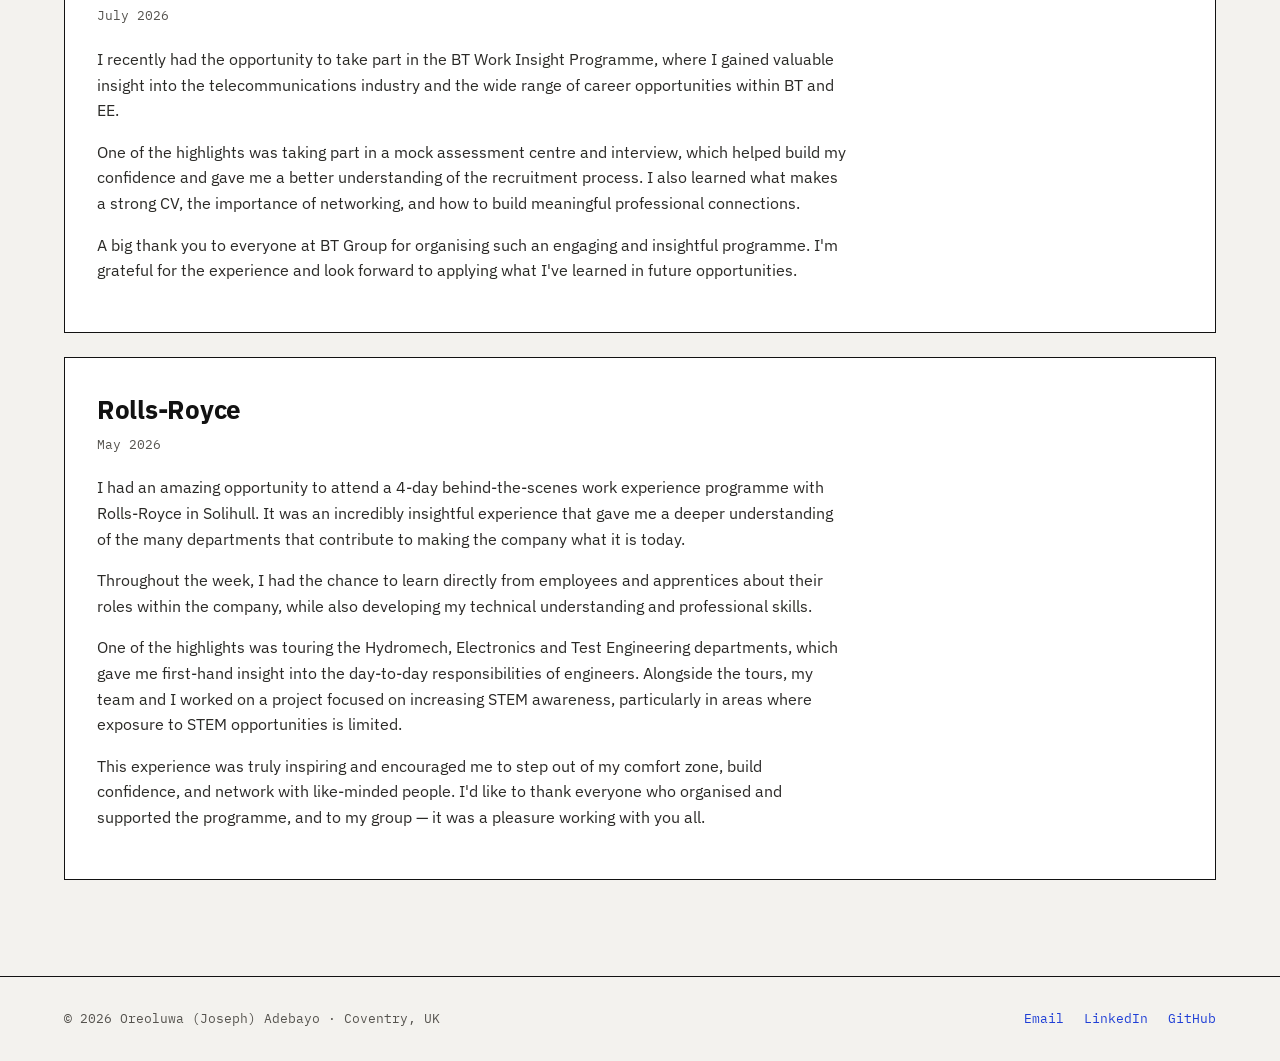
<file: experience.html>
<!DOCTYPE html>
<html lang="en">
<head>
    <meta charset="UTF-8">
    <meta name="viewport" content="width=device-width, initial-scale=1.0">
    <meta name="description" content="Work experience: National Grid cyber security, BT Work Insight and Rolls-Royce.">
    <title>Experiences | Oreoluwa Adebayo</title>
    <link rel="icon" href="favicon.svg" type="image/svg+xml">
    <link rel="preconnect" href="https://fonts.googleapis.com">
    <link rel="preconnect" href="https://fonts.gstatic.com" crossorigin>
    <link href="https://fonts.googleapis.com/css2?family=IBM+Plex+Mono:wght@400;500&family=IBM+Plex+Sans:wght@400;500;600;700&display=swap" rel="stylesheet">
    <link rel="stylesheet" href="styles.css">
</head>
<body>
<header class="site-header">
    <div class="site-header-inner">
        <a href="index.html" class="brand"><span class="brand-mark">OA</span>joseph-adebayo.github.io</a>
        <button class="nav-toggle" aria-label="Open menu" aria-expanded="false">☰</button>
        <nav aria-label="Main">
            <ul class="navbar">
                <li><a href="index.html">Home</a></li>
                <li><a href="About.html">About</a></li>
                <li><a href="project.html">Projects</a></li>
                <li><a href="experience.html" class="active" aria-current="page">Experience</a></li>
                <li><a href="Blog.html">Blog</a></li>
                <li><a href="Joseph_Adebayo_CV.pdf" class="nav-cta" target="_blank" rel="noopener">CV</a></li>
            </ul>
        </nav>
    </div>
</header>
<h1 class="page-title">Experience</h1>
<div class="container">
    <div class="experience-entry" id="national-grid">
        <b>National Grid</b> <i>August 2026</i>
        <p>
            I recently completed my Cyber Security Work Experience with National Grid, delivered through Generating Genius, and it completely changed how I think about protecting critical infrastructure.
        </p>
        <p>
            <i>Day 1 — Consultancy Challenge</i>
            <br>We became "National Grid Cyber Security Consultants" for the day. Our challenge was to build and present a case explaining what National Grid does, why it matters, what the Great Grid Upgrade is, and why cyber security is essential to protecting it. It was a great introduction to working under pressure, meeting tight deadlines, collaborating as a team, and communicating technical ideas to a non-technical audience.
        </p>
        <p>
            <i>Day 2 — Cyber Awareness and the Escape Room</i>
            <br>We heard directly from National Grid's Cyber Security Awareness and Resilience team before taking on a cyber security escape room. We had to crack ciphers, decode an IP address, identify a phishing email, and piece together CCTV and staff rota evidence to uncover an insider threat. What stood out to me was how the experience turned concepts like social engineering, phishing and incident investigation into something practical and genuinely engaging.
        </p>
        <p>
            <i>Day 3 — Eakring Site Visit</i>
            <br>We travelled to the Eakring site to see the work in action. We met members of the team, toured the site, watched live demonstrations, and explored the differences between IT and OT security. Understanding that protecting a laptop or email account is very different from protecting the industrial control systems that help operate the electricity network gave me a completely different perspective on cyber security. We also explored some of the tools cyber security teams use, from endpoint protection to network monitoring, and discussed why security is so important when protecting the UK's critical national infrastructure.
        </p>
        <p>
            This experience left me more informed, more curious, and even more certain that I want to build a future in technology.
            <br>A huge thank you to Generating Genius and everyone at National Grid for such a well-organised and genuinely eye-opening experience.
        </p>
    </div>

    <div class="experience-entry" id="leaf-pathway">
        <b>Leaf Pathway</b> <i>Internship, July 2026</i>
        <p>In July I did an internship with Leaf Pathway. I helped organise a mock assessment centre and interview day to help more than 50 young people prepare for apprenticeship applications.</p>
        <p>I made presentation slides and templates showing assessment centre activities and interview practice, and worked remotely with the team on resources about the recruitment process, teamwork and communication.</p>
    </div>

    <div class="experience-entry" id="bt">
        <b>BT</b> <i>July 2026</i>
        <p>I recently had the opportunity to take part in the BT Work Insight Programme, where I gained valuable insight into the telecommunications industry and the wide range of career opportunities within BT and EE.</p>
        <p>
            One of the highlights was taking part in a mock assessment centre and interview, which helped build my confidence and gave me a better understanding of the recruitment process. I also learned what makes a strong CV, the importance of networking, and how to build meaningful professional connections.
        </p>
        <p>
            A big thank you to everyone at BT Group for organising such an engaging and insightful programme. I'm grateful for the experience and look forward to applying what I've learned in future opportunities.
        </p>
    </div>

    <div class="experience-entry" id="rolls-royce">
        <b>Rolls-Royce</b> <i>May 2026</i>
        <p>I had an amazing opportunity to attend a 4-day behind-the-scenes work experience programme with Rolls-Royce in Solihull. It was an incredibly insightful experience that gave me a deeper understanding of the many departments that contribute to making the company what it is today.</p>
        <p>
            Throughout the week, I had the chance to learn directly from employees and apprentices about their roles within the company, while also developing my technical understanding and professional skills.
        </p>
        <p>
            One of the highlights was touring the Hydromech, Electronics and Test Engineering departments, which gave me first-hand insight into the day-to-day responsibilities of engineers. Alongside the tours, my team and I worked on a project focused on increasing STEM awareness, particularly in areas where exposure to STEM opportunities is limited.
        </p>
        <p>
            This experience was truly inspiring and encouraged me to step out of my comfort zone, build confidence, and network with like-minded people. I'd like to thank everyone who organised and supported the programme, and to my group — it was a pleasure working with you all.
        </p>
    </div>

</div>

<footer class="site-footer">
    <div class="site-footer-inner">
        <span>© 2026 Oreoluwa (Joseph) Adebayo · Coventry, UK</span>
        <nav aria-label="Elsewhere">
            <a href="mailto:adebayooreoluwa49@gmail.com">Email</a>
            <a href="https://www.linkedin.com/in/joseph-adebayo-4623263ab" target="_blank" rel="noopener noreferrer">LinkedIn</a>
            <a href="https://github.com/Joseph-Adebayo" target="_blank" rel="noopener noreferrer">GitHub</a>
        </nav>
    </div>
</footer>
<script src="nav.js"></script>
</body>
</html>
</file>
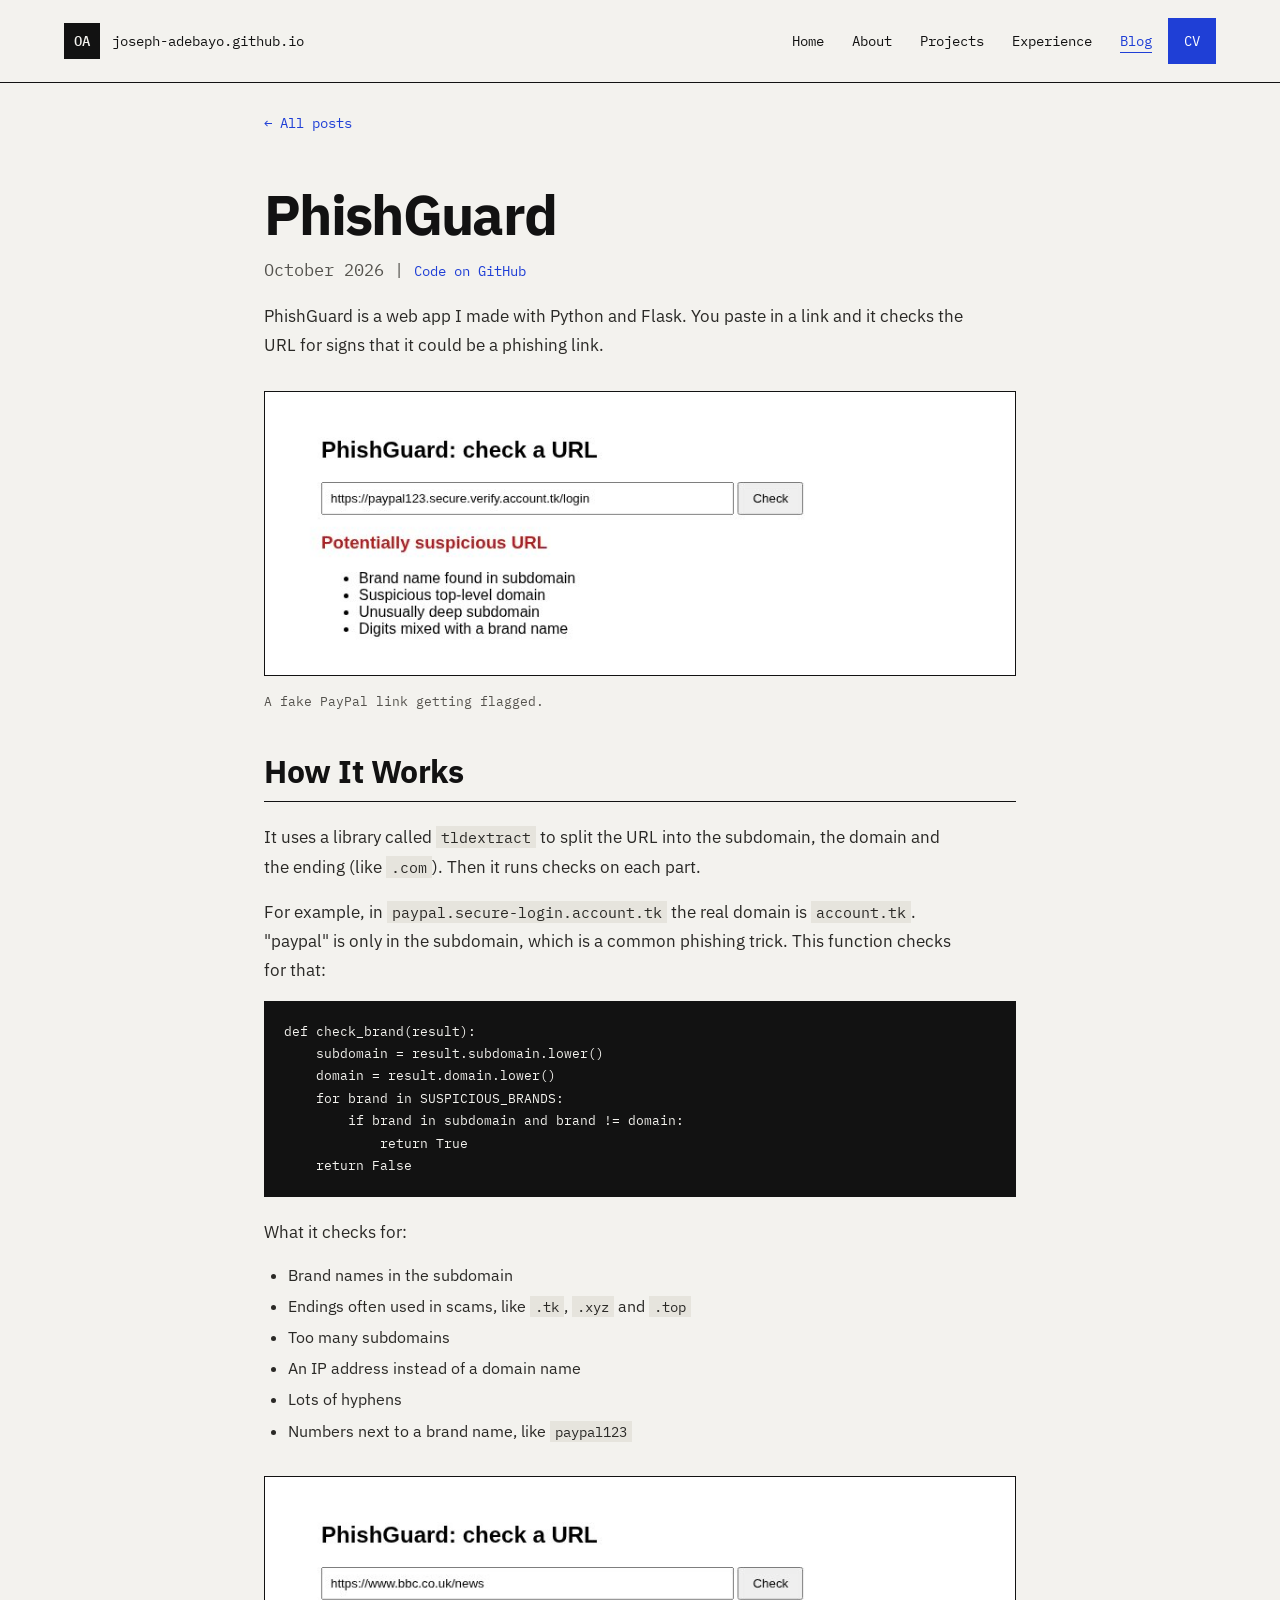
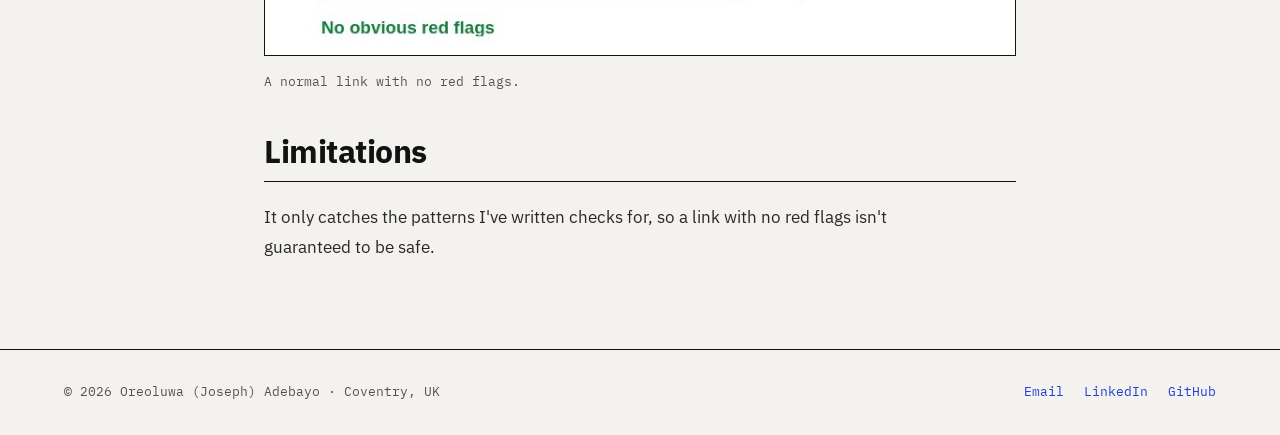
<file: phishguard.html>
<!DOCTYPE html>
<html lang="en">
<head>
    <meta charset="UTF-8">
    <meta name="viewport" content="width=device-width, initial-scale=1.0">
    <meta name="description" content="PhishGuard: a Python and Flask app that checks URLs for common signs of phishing.">
    <title>PhishGuard | Oreoluwa Adebayo</title>
    <link rel="icon" href="favicon.svg" type="image/svg+xml">
    <link rel="preconnect" href="https://fonts.googleapis.com">
    <link rel="preconnect" href="https://fonts.gstatic.com" crossorigin>
    <link href="https://fonts.googleapis.com/css2?family=IBM+Plex+Mono:wght@400;500&family=IBM+Plex+Sans:wght@400;500;600;700&display=swap" rel="stylesheet">
    <link rel="stylesheet" href="styles.css">
</head>
<body>
<header class="site-header">
    <div class="site-header-inner">
        <a href="index.html" class="brand"><span class="brand-mark">OA</span>joseph-adebayo.github.io</a>
        <button class="nav-toggle" aria-label="Open menu" aria-expanded="false">☰</button>
        <nav aria-label="Main">
            <ul class="navbar">
                <li><a href="index.html">Home</a></li>
                <li><a href="About.html">About</a></li>
                <li><a href="project.html">Projects</a></li>
                <li><a href="experience.html">Experience</a></li>
                <li><a href="Blog.html" class="active" aria-current="page">Blog</a></li>
                <li><a href="Joseph_Adebayo_CV.pdf" class="nav-cta" target="_blank" rel="noopener">CV</a></li>
            </ul>
        </nav>
    </div>
</header>

<div class="container post">
    <p><a href="Blog.html" class="back-link">← All posts</a></p>
    <h1>PhishGuard</h1>
    <p class="post-meta">October 2026 | <a href="https://github.com/Joseph-Adebayo/phishguard" class="back-link" target="_blank" rel="noopener">Code on GitHub</a></p>

    <p>PhishGuard is a web app I made with Python and Flask. You paste in a link and it checks the URL for signs that it could be a phishing link.</p>

    <figure>
        <img src="images/phishguard-suspicious.jpg" alt="PhishGuard flagging a suspicious PayPal lookalike URL">
        <figcaption>A fake PayPal link getting flagged.</figcaption>
    </figure>

    <h2>How It Works</h2>
    <p>It uses a library called <code>tldextract</code> to split the URL into the subdomain, the domain and the ending (like <code>.com</code>). Then it runs checks on each part.</p>
    <p>For example, in <code>paypal.secure-login.account.tk</code> the real domain is <code>account.tk</code>. "paypal" is only in the subdomain, which is a common phishing trick. This function checks for that:</p>
<pre><code>def check_brand(result):
    subdomain = result.subdomain.lower()
    domain = result.domain.lower()
    for brand in SUSPICIOUS_BRANDS:
        if brand in subdomain and brand != domain:
            return True
    return False</code></pre>

    <p>What it checks for:</p>
    <ul class="post-list">
        <li>Brand names in the subdomain</li>
        <li>Endings often used in scams, like <code>.tk</code>, <code>.xyz</code> and <code>.top</code></li>
        <li>Too many subdomains</li>
        <li>An IP address instead of a domain name</li>
        <li>Lots of hyphens</li>
        <li>Numbers next to a brand name, like <code>paypal123</code></li>
    </ul>

    <figure>
        <img src="images/phishguard-safe.jpg" alt="PhishGuard showing no red flags for a BBC News link">
        <figcaption>A normal link with no red flags.</figcaption>
    </figure>

    <h2>Limitations</h2>
    <p>It only catches the patterns I've written checks for, so a link with no red flags isn't guaranteed to be safe.</p>
</div>

<footer class="site-footer">
    <div class="site-footer-inner">
        <span>© 2026 Oreoluwa (Joseph) Adebayo · Coventry, UK</span>
        <nav aria-label="Elsewhere">
            <a href="mailto:adebayooreoluwa49@gmail.com">Email</a>
            <a href="https://www.linkedin.com/in/joseph-adebayo-4623263ab" target="_blank" rel="noopener noreferrer">LinkedIn</a>
            <a href="https://github.com/Joseph-Adebayo" target="_blank" rel="noopener noreferrer">GitHub</a>
        </nav>
    </div>
</footer>
<script src="nav.js"></script>
</body>
</html>
</file>
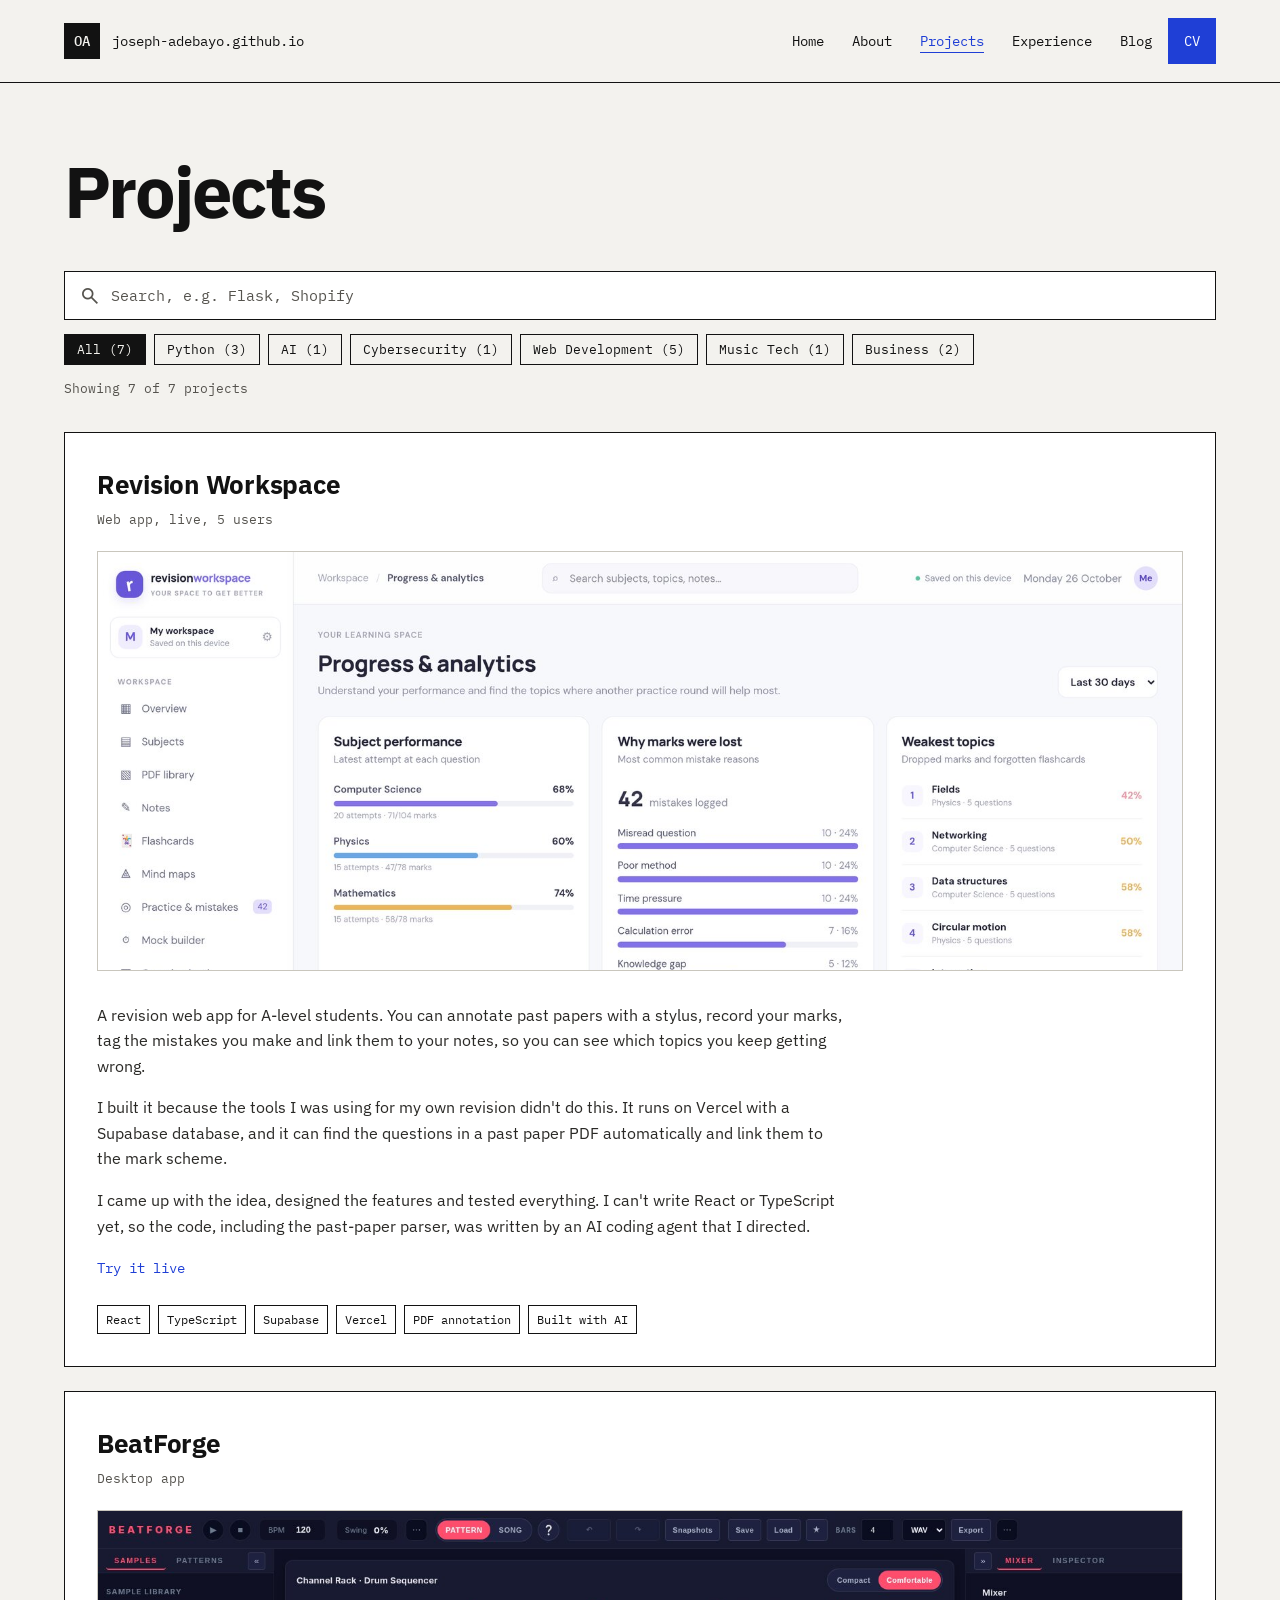
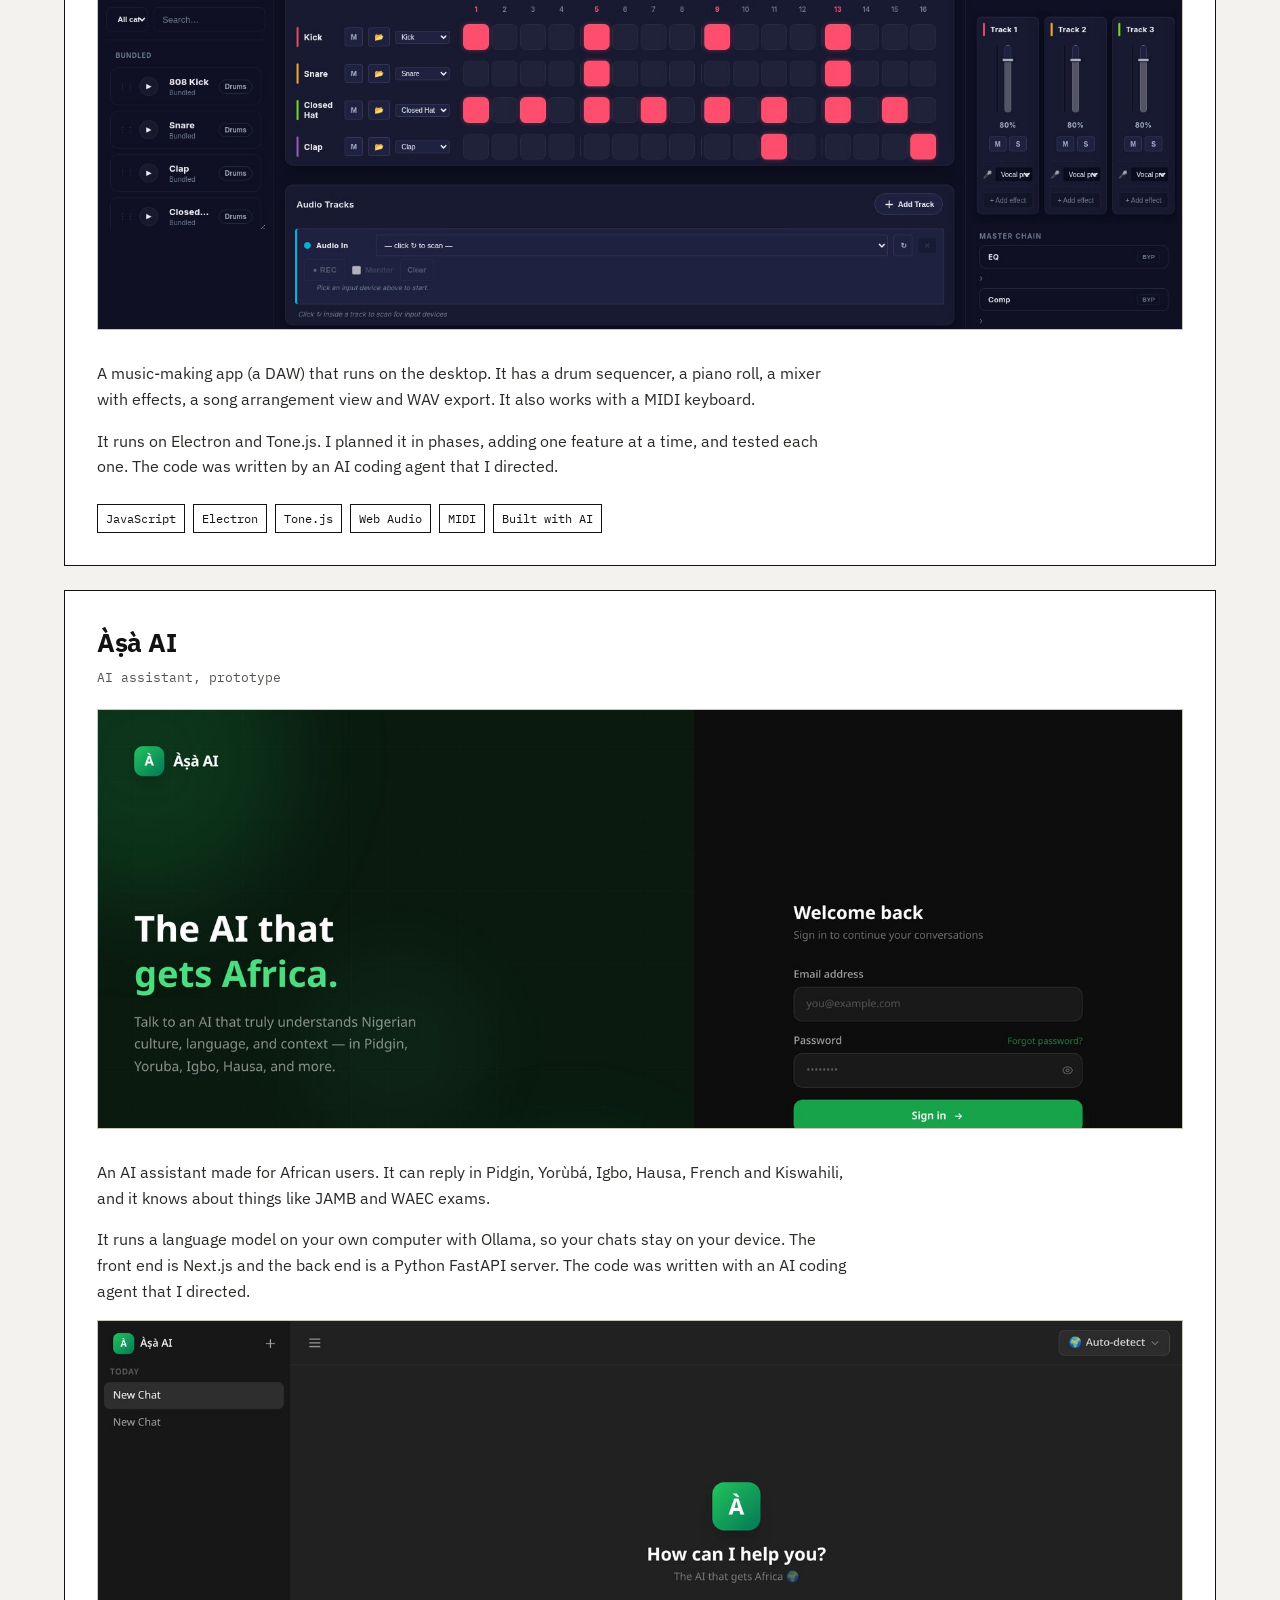
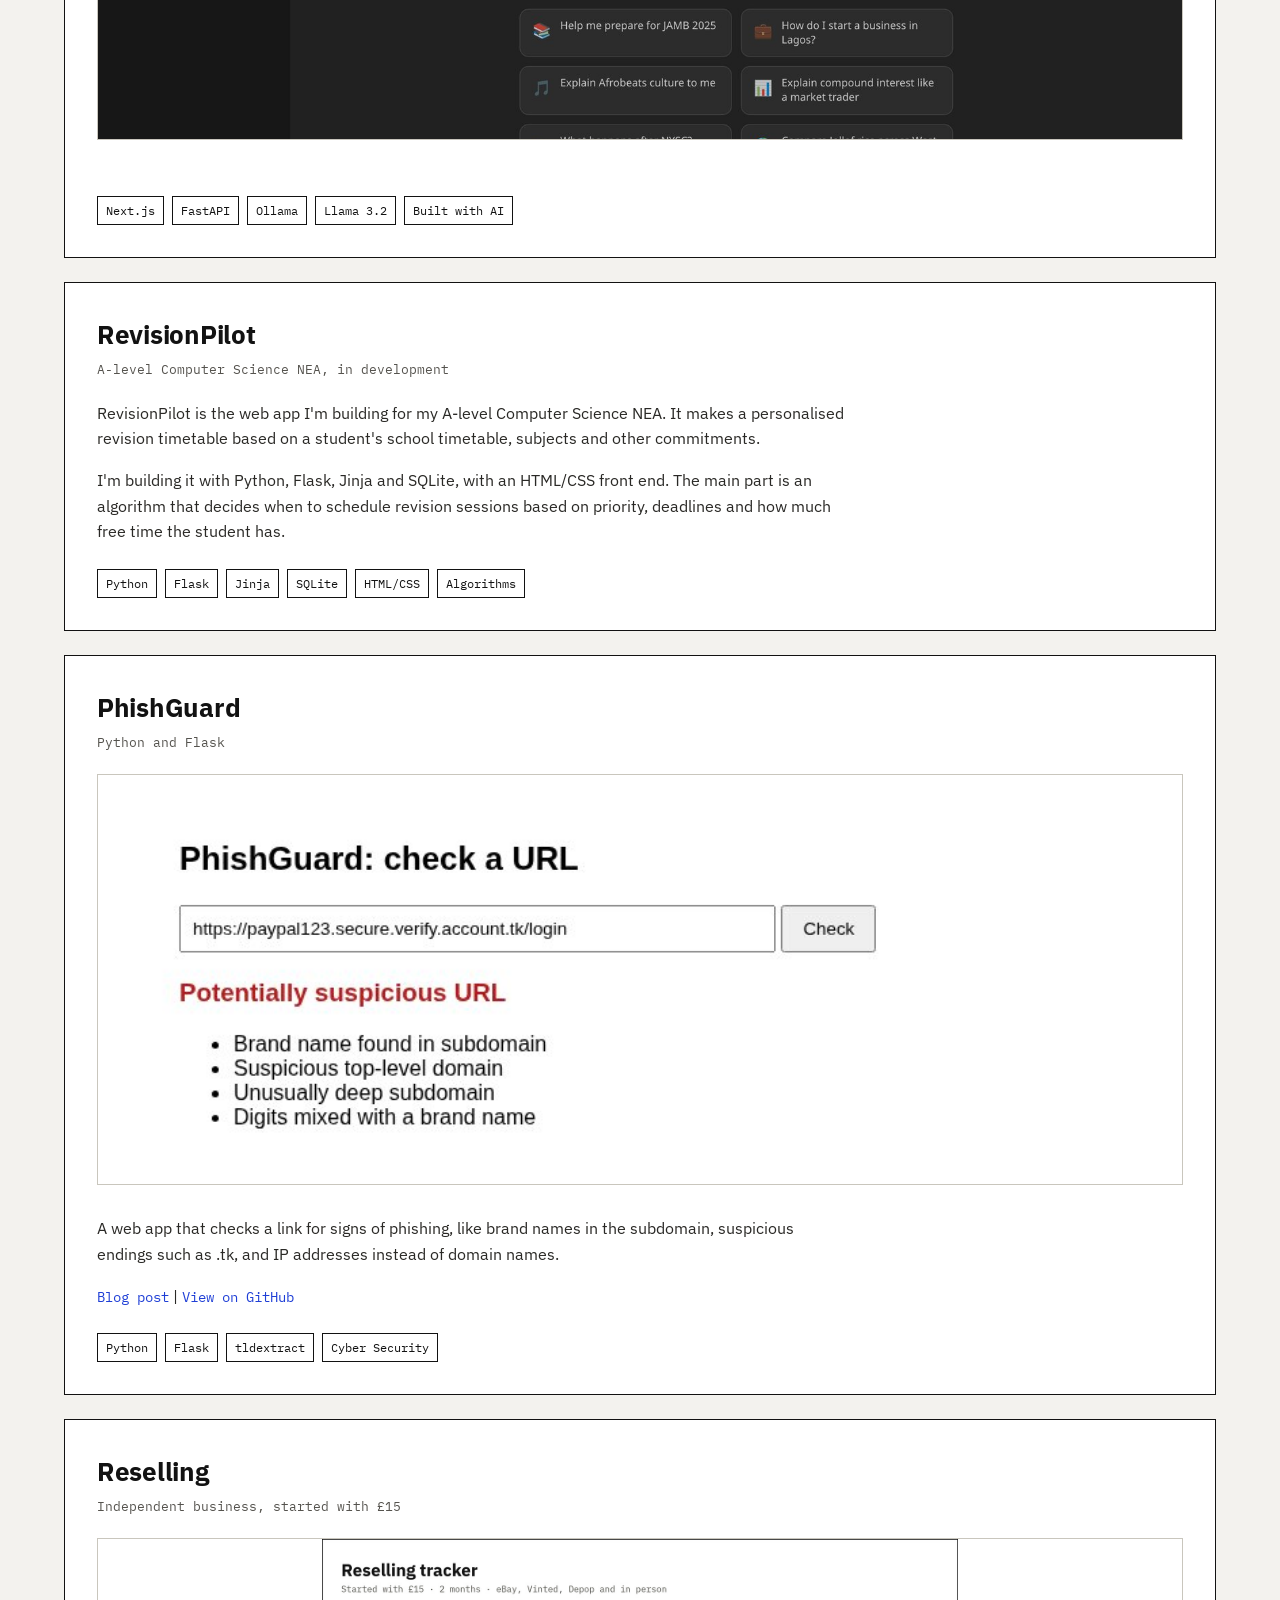
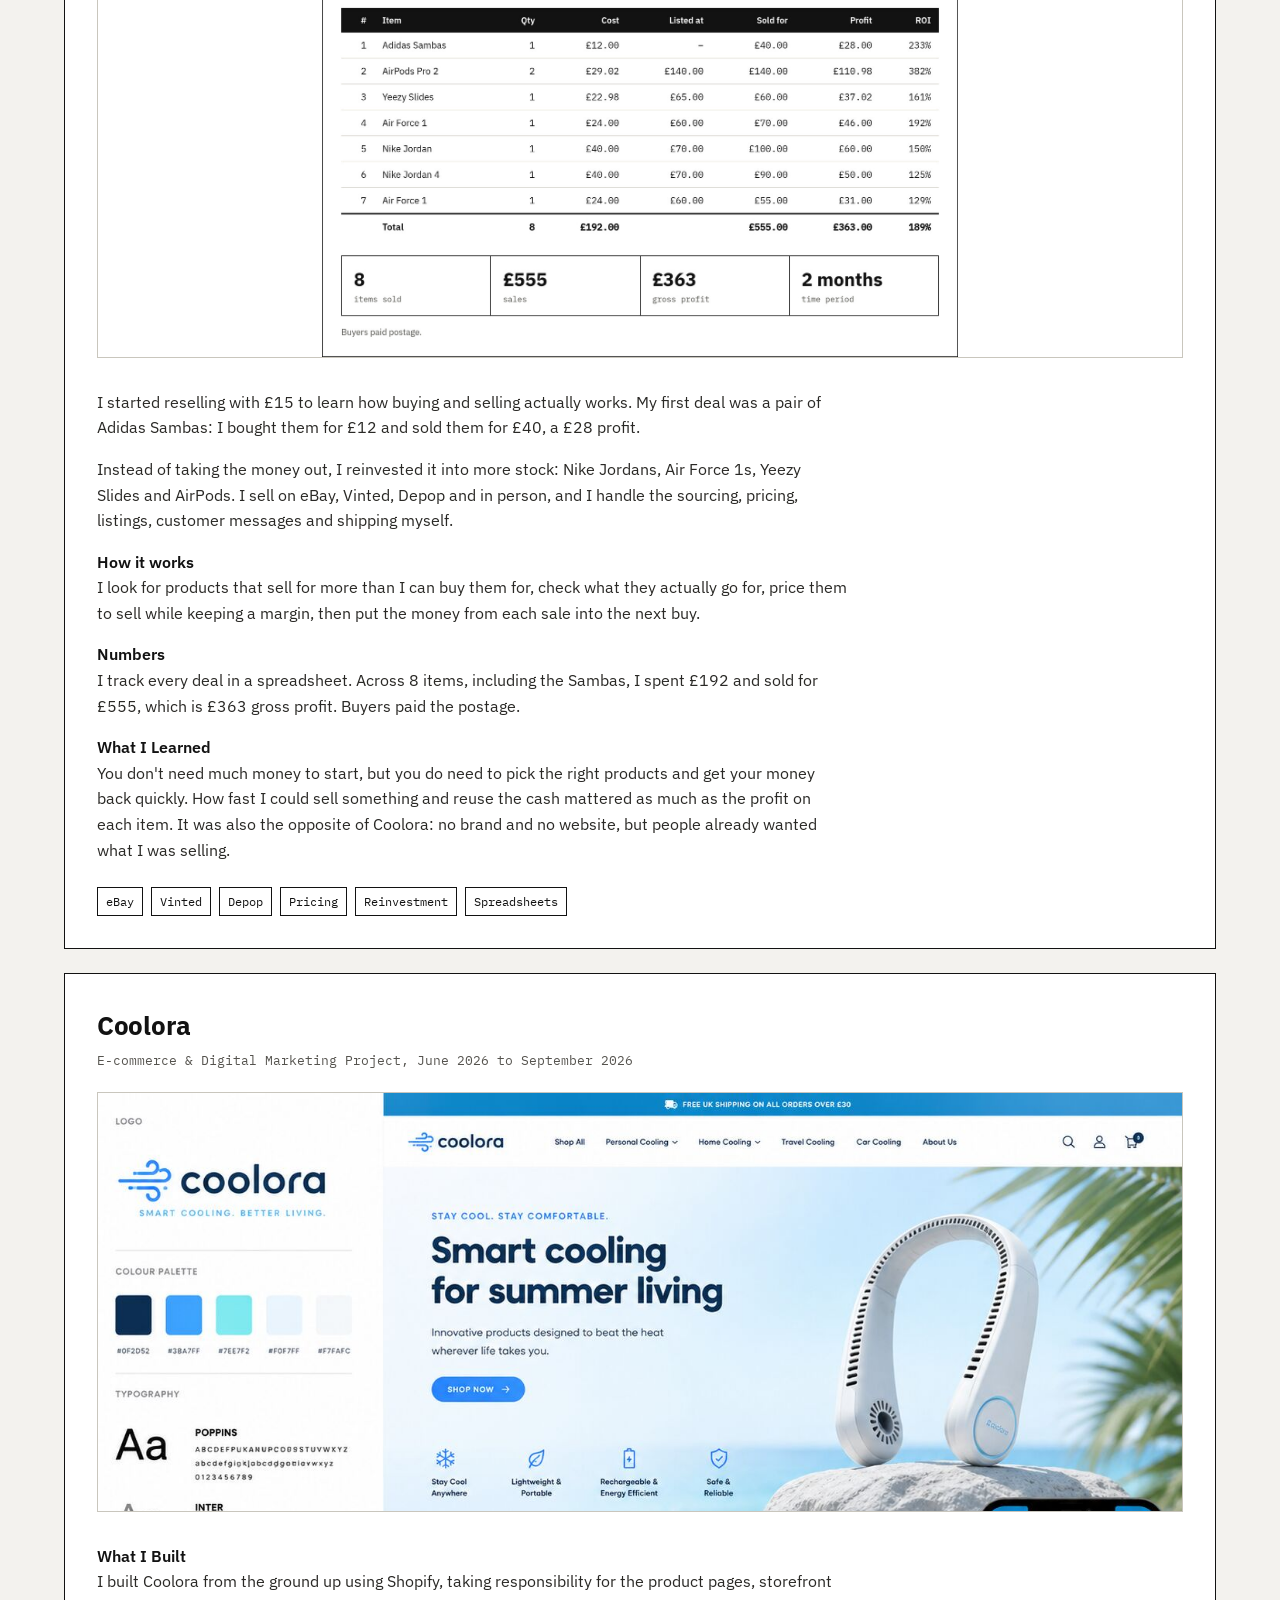
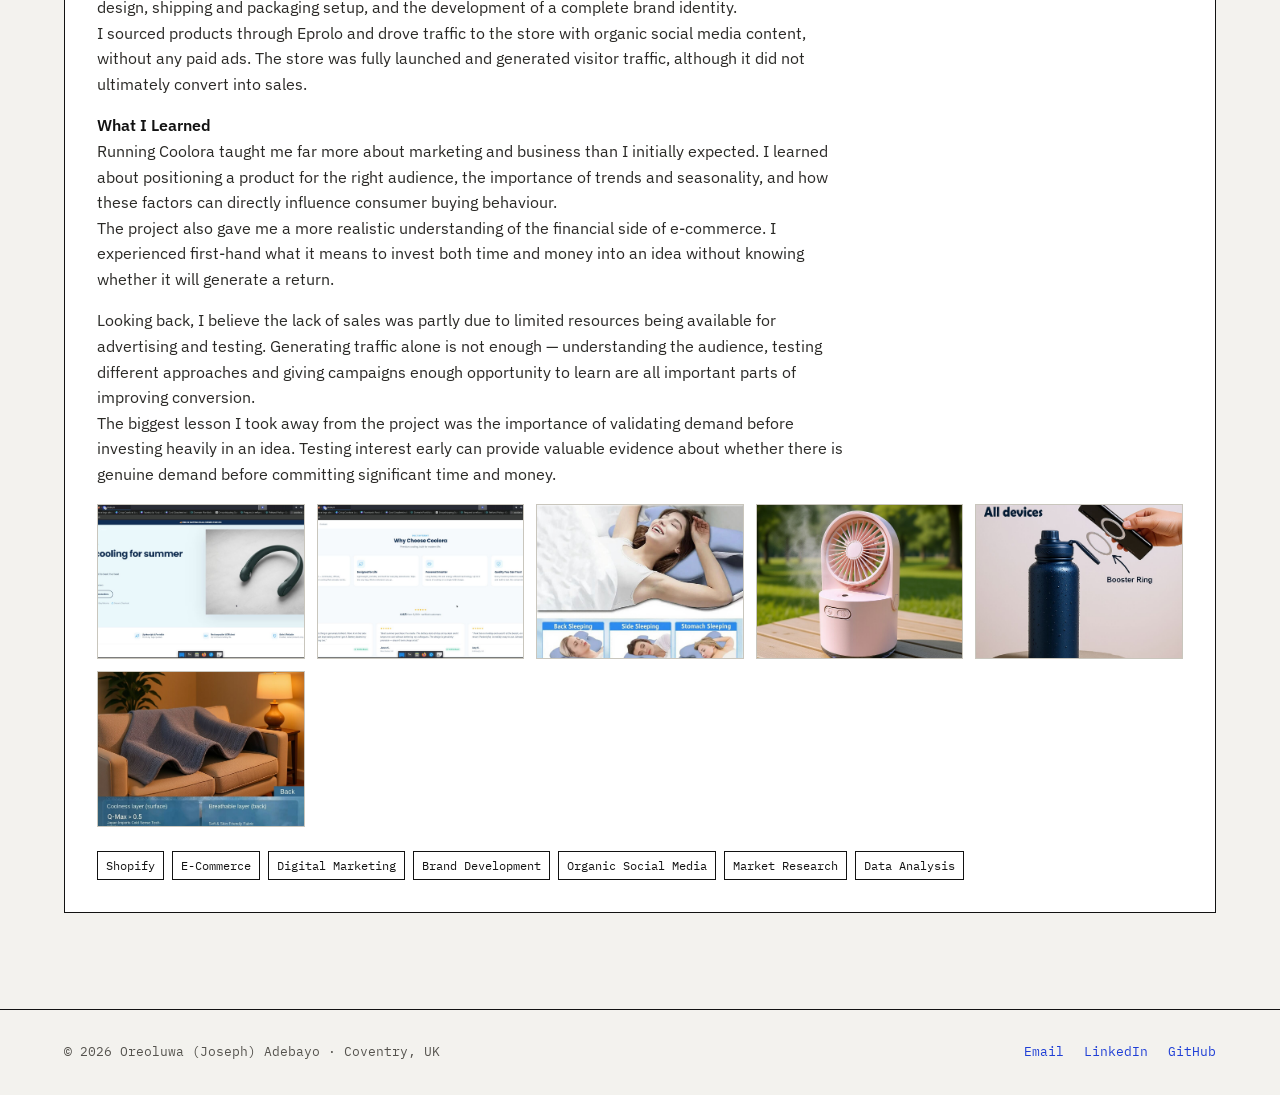
<file: project.html>
<!DOCTYPE html>
<html lang="en">
<head>
    <meta charset="UTF-8">
    <meta name="viewport" content="width=device-width, initial-scale=1.0">
    <meta name="description" content="Projects by Oreoluwa (Joseph) Adebayo: RevisionPilot (A-level NEA) and Coolora.">
    <title>Projects | Oreoluwa Adebayo</title>
    <link rel="icon" href="favicon.svg" type="image/svg+xml">
    <link rel="preconnect" href="https://fonts.googleapis.com">
    <link rel="preconnect" href="https://fonts.gstatic.com" crossorigin>
    <link href="https://fonts.googleapis.com/css2?family=IBM+Plex+Mono:wght@400;500&family=IBM+Plex+Sans:wght@400;500;600;700&display=swap" rel="stylesheet">
    <link rel="stylesheet" href="https://fonts.googleapis.com/css2?family=Material+Symbols+Outlined:opsz,wght,FILL,GRAD@24,400,0,0&icon_names=search">
    <link rel="stylesheet" href="styles.css">
</head>
<body>
<header class="site-header">
    <div class="site-header-inner">
        <a href="index.html" class="brand"><span class="brand-mark">OA</span>joseph-adebayo.github.io</a>
        <button class="nav-toggle" aria-label="Open menu" aria-expanded="false">☰</button>
        <nav aria-label="Main">
            <ul class="navbar">
                <li><a href="index.html">Home</a></li>
                <li><a href="About.html">About</a></li>
                <li><a href="project.html" class="active" aria-current="page">Projects</a></li>
                <li><a href="experience.html">Experience</a></li>
                <li><a href="Blog.html">Blog</a></li>
                <li><a href="Joseph_Adebayo_CV.pdf" class="nav-cta" target="_blank" rel="noopener">CV</a></li>
            </ul>
        </nav>
    </div>
</header>
<h1 class="page-title">Projects</h1>
<div class="container">

    <form class="project-search" role="search" hidden>
        <div class="search">
            <span class="search-icon material-symbols-outlined" aria-hidden="true">search</span>
            <input class="search-input" type="search" placeholder="Search, e.g. Flask, Shopify" aria-label="Search projects">
        </div>
        <div class="filters" role="group" aria-label="Filter by category">
            <button type="button" class="filter active" data-filter="all" aria-pressed="true">All</button>
            <button type="button" class="filter" data-filter="python" aria-pressed="false">Python</button>
            <button type="button" class="filter" data-filter="ai" aria-pressed="false">AI</button>
            <button type="button" class="filter" data-filter="cybersecurity" aria-pressed="false">Cybersecurity</button>
            <button type="button" class="filter" data-filter="web-development" aria-pressed="false">Web Development</button>
            <button type="button" class="filter" data-filter="music-tech" aria-pressed="false">Music Tech</button>
            <button type="button" class="filter" data-filter="business" aria-pressed="false">Business</button>
        </div>
        <p class="search-count" aria-live="polite"></p>
    </form>

    <p class="no-results" hidden>No projects match that. <button type="button" class="clear-search">Show all projects</button></p>

    <div class="experience-entry" id="revision-workspace" data-category="web-development">
        <b>Revision Workspace</b> <i>Web app, live, 5 users</i>
        <img src="images/revision-workspace-progress.jpg" alt="Revision Workspace progress page showing subject scores, why marks were lost and weakest topics" class="entry-img">
        <p>A revision web app for A-level students. You can annotate past papers with a stylus, record your marks, tag the mistakes you make and link them to your notes, so you can see which topics you keep getting wrong.</p>
        <p>I built it because the tools I was using for my own revision didn't do this. It runs on Vercel with a Supabase database, and it can find the questions in a past paper PDF automatically and link them to the mark scheme.</p>
        <p>I came up with the idea, designed the features and tested everything. I can't write React or TypeScript yet, so the code, including the past-paper parser, was written by an AI coding agent that I directed.</p>
        <p><a href="https://revision-workspace.vercel.app" class="back-link" target="_blank" rel="noopener">Try it live</a></p>
        <div class="skills-tag">
            <span class="tag">React</span>
            <span class="tag">TypeScript</span>
            <span class="tag">Supabase</span>
            <span class="tag">Vercel</span>
            <span class="tag">PDF annotation</span>
            <span class="tag">Built with AI</span>
        </div>
    </div>

    <div class="experience-entry" id="beatforge" data-category="music-tech">
        <b>BeatForge</b> <i>Desktop app</i>
        <img src="images/beatforge.jpg" alt="BeatForge drum sequencer, mixer and piano roll" class="entry-img">
        <p>A music-making app (a DAW) that runs on the desktop. It has a drum sequencer, a piano roll, a mixer with effects, a song arrangement view and WAV export. It also works with a MIDI keyboard.</p>
        <p>It runs on Electron and Tone.js. I planned it in phases, adding one feature at a time, and tested each one. The code was written by an AI coding agent that I directed.</p>
        <div class="skills-tag">
            <span class="tag">JavaScript</span>
            <span class="tag">Electron</span>
            <span class="tag">Tone.js</span>
            <span class="tag">Web Audio</span>
            <span class="tag">MIDI</span>
            <span class="tag">Built with AI</span>
        </div>
    </div>

    <div class="experience-entry" id="asa-ai" data-category="ai web-development python">
        <b>Àṣà AI</b> <i>AI assistant, prototype</i>
        <img src="images/asa-ai-login.jpg" alt="Àṣà AI sign-in screen" class="entry-img">
        <p>An AI assistant made for African users. It can reply in Pidgin, Yorùbá, Igbo, Hausa, French and Kiswahili, and it knows about things like JAMB and WAEC exams.</p>
        <p>It runs a language model on your own computer with Ollama, so your chats stay on your device. The front end is Next.js and the back end is a Python FastAPI server. The code was written with an AI coding agent that I directed.</p>
        <img src="images/asa-ai-chat.jpg" alt="Àṣà AI chat screen with suggested questions" class="entry-img">
        <div class="skills-tag">
            <span class="tag">Next.js</span>
            <span class="tag">FastAPI</span>
            <span class="tag">Ollama</span>
            <span class="tag">Llama 3.2</span>
            <span class="tag">Built with AI</span>
        </div>
    </div>

    <div class="experience-entry" id="revisionpilot" data-category="python web-development">
        <b>RevisionPilot</b> <i>A-level Computer Science NEA, in development</i>
        <p>RevisionPilot is the web app I'm building for my A-level Computer Science NEA. It makes a personalised revision timetable based on a student's school timetable, subjects and other commitments.</p>
        <p>I'm building it with Python, Flask, Jinja and SQLite, with an HTML/CSS front end. The main part is an algorithm that decides when to schedule revision sessions based on priority, deadlines and how much free time the student has.</p>
        <div class="skills-tag">
            <span class="tag">Python</span>
            <span class="tag">Flask</span>
            <span class="tag">Jinja</span>
            <span class="tag">SQLite</span>
            <span class="tag">HTML/CSS</span>
            <span class="tag">Algorithms</span>
        </div>
    </div>

<div class="experience-entry" id="phishguard" data-category="python cybersecurity web-development">
    <b>PhishGuard</b> <i>Python and Flask</i>
    <img src="images/phishguard-suspicious.jpg" alt="PhishGuard flagging a suspicious URL" class="entry-img">
    <p>A web app that checks a link for signs of phishing, like brand names in the subdomain, suspicious endings such as .tk, and IP addresses instead of domain names.</p>
    <p><a href="phishguard.html" class="back-link">Blog post</a> | <a href="https://github.com/Joseph-Adebayo/phishguard" class="back-link" target="_blank" rel="noopener">View on GitHub</a></p>
    <div class="skills-tag">
        <span class="tag">Python</span>
        <span class="tag">Flask</span>
        <span class="tag">tldextract</span>
        <span class="tag">Cyber Security</span>
    </div>
</div>

<div class="experience-entry" id="reselling" data-category="business">
    <b>Reselling</b> <i>Independent business, started with £15</i>
    <img src="images/reselling-sheet.jpg" alt="My reselling spreadsheet: cost price, quantity, selling price and price sold for each item, with totals and profit" class="entry-img" style="object-fit: contain; background: #FFFFFF">
    <p>I started reselling with £15 to learn how buying and selling actually works. My first deal was a pair of Adidas Sambas: I bought them for £12 and sold them for £40, a £28 profit.</p>
    <p>Instead of taking the money out, I reinvested it into more stock: Nike Jordans, Air Force 1s, Yeezy Slides and AirPods. I sell on eBay, Vinted, Depop and in person, and I handle the sourcing, pricing, listings, customer messages and shipping myself.</p>
    <p><i>How it works</i>
        <br>I look for products that sell for more than I can buy them for, check what they actually go for, price them to sell while keeping a margin, then put the money from each sale into the next buy.
    </p>
    <p><i>Numbers</i>
        <br>I track every deal in a spreadsheet. Across 8 items, including the Sambas, I spent £192 and sold for £555, which is £363 gross profit. Buyers paid the postage.
    </p>
    <p><i>What I Learned</i>
        <br>You don't need much money to start, but you do need to pick the right products and get your money back quickly. How fast I could sell something and reuse the cash mattered as much as the profit on each item. It was also the opposite of Coolora: no brand and no website, but people already wanted what I was selling.
    </p>
    <div class="skills-tag">
        <span class="tag">eBay</span>
        <span class="tag">Vinted</span>
        <span class="tag">Depop</span>
        <span class="tag">Pricing</span>
        <span class="tag">Reinvestment</span>
        <span class="tag">Spreadsheets</span>
    </div>
</div>

<div class="experience-entry" id="coolora" data-category="business web-development">
    <b>Coolora</b> <i>E-commerce &amp; Digital Marketing Project, June 2026 to September 2026</i>
    <img src="images/coolora-storefront.jpg" alt="Coolora Shopify storefront" class="entry-img">

    <p><i>What I Built</i>
        <br>I built Coolora from the ground up using Shopify, taking responsibility for the product pages, storefront design, shipping and packaging setup, and the development of a complete brand identity.
        <br>I sourced products through Eprolo and drove traffic to the store with organic social media content, without any paid ads. The store was fully launched and generated visitor traffic, although it did not ultimately convert into sales.
    </p>
    <p><i>What I Learned</i>
        <br>Running Coolora taught me far more about marketing and business than I initially expected. I learned about positioning a product for the right audience, the importance of trends and seasonality, and how these factors can directly influence consumer buying behaviour.
        <br>The project also gave me a more realistic understanding of the financial side of e-commerce. I experienced first-hand what it means to invest both time and money into an idea without knowing whether it will generate a return.
    </p>
    <p>
        Looking back, I believe the lack of sales was partly due to limited resources being available for advertising and testing. Generating traffic alone is not enough — understanding the audience, testing different approaches and giving campaigns enough opportunity to learn are all important parts of improving conversion.
        <br>The biggest lesson I took away from the project was the importance of validating demand before investing heavily in an idea. Testing interest early can provide valuable evidence about whether there is genuine demand before committing significant time and money.
    </p>
    <div class="entry-gallery">
    <img src="images/coolora-home-1.jpg" alt="Coolora homepage">
    <img src="images/coolora-home-2.jpg" alt="Coolora storefront">
    <img src="images/coolora-lifestyle-1.jpg" alt="Coolora fan lifestyle shot">
    <img src="images/coolora-lifestyle-2.jpg" alt="Coolora fan lifestyle shot">
    <img src="images/coolora-studio.jpg" alt="Coolora fan studio shot">
    <img src="images/coolora-lifestyle-3.jpg" alt="Coolora fan lifestyle shot">
</div>
    
    <div class="skills-tag">
        <span class="tag">Shopify</span>
        <span class="tag">E-Commerce</span>
        <span class="tag">Digital Marketing</span>
        <span class="tag">Brand Development</span>
        <span class="tag">Organic Social Media</span>
        <span class="tag">Market Research</span>
        <span class="tag">Data Analysis</span>
    </div>
</div>


</div>

<footer class="site-footer">
    <div class="site-footer-inner">
        <span>© 2026 Oreoluwa (Joseph) Adebayo · Coventry, UK</span>
        <nav aria-label="Elsewhere">
            <a href="mailto:adebayooreoluwa49@gmail.com">Email</a>
            <a href="https://www.linkedin.com/in/joseph-adebayo-4623263ab" target="_blank" rel="noopener noreferrer">LinkedIn</a>
            <a href="https://github.com/Joseph-Adebayo" target="_blank" rel="noopener noreferrer">GitHub</a>
        </nav>
    </div>
</footer>
<script src="nav.js"></script>
<script src="projects.js"></script>
</body>
</html>
</file>
<file: styles.css>
:root {
    --bg: #F3F2EE;
    --surface: #FFFFFF;
    --ink: #121212;
    --text: #2A2926;
    --muted: #55534E;
    --rule: #C9C6BD;
    --rule-soft: #E0DDD5;
    --placeholder: #E6E4DD;
    --accent: #1F3FD6;
    --accent-dark: #0E2290;
    --sans: 'IBM Plex Sans', system-ui, sans-serif;
    --mono: 'IBM Plex Mono', ui-monospace, monospace;
}

* {
    margin: 0;
    padding: 0;
    box-sizing: border-box;
}

html {
    scroll-behavior: smooth;
}

body {
    background: var(--bg);
    color: var(--ink);
    font-family: var(--sans);
    line-height: 1.6;
}

img {
    max-width: 100%;
}

a {
    color: var(--accent);
}

a:hover {
    color: var(--accent-dark);
}

/* Header */

.site-header {
    border-bottom: 1px solid var(--ink);
}

.site-header-inner {
    max-width: 1200px;
    margin: 0 auto;
    padding: 18px 24px;
    display: flex;
    flex-wrap: wrap;
    align-items: center;
    justify-content: space-between;
    gap: 16px;
}

.brand {
    display: flex;
    align-items: center;
    gap: 12px;
    color: var(--ink);
    text-decoration: none;
    font-family: var(--mono);
    font-size: 14px;
}

.brand:hover {
    color: var(--ink);
}

.brand-mark {
    width: 36px;
    height: 36px;
    background: var(--ink);
    color: var(--bg);
    display: flex;
    align-items: center;
    justify-content: center;
    font-weight: 500;
}

.nav-toggle {
    display: none;
    background: none;
    border: 1px solid var(--ink);
    color: var(--ink);
    font-size: 1.2rem;
    line-height: 1;
    padding: 8px 12px;
    cursor: pointer;
}

.navbar {
    list-style: none;
    display: flex;
    flex-wrap: wrap;
    gap: 4px;
    font-family: var(--mono);
    font-size: 14px;
}

.navbar li a {
    display: block;
    color: var(--ink);
    text-decoration: none;
    padding: 12px;
}

.navbar li a:hover,
.navbar li a.active {
    color: var(--accent);
}

.navbar li a.active {
    text-decoration: underline;
    text-underline-offset: 6px;
}

.navbar li a.nav-cta {
    color: #FFFFFF;
    background: var(--accent);
    padding: 12px 16px;
}

.navbar li a.nav-cta:hover {
    background: var(--accent-dark);
    color: #FFFFFF;
}

/* Page content */

h1.page-title {
    max-width: 1200px;
    margin: 0 auto;
    padding: 72px 24px 20px;
    font-size: clamp(2.5rem, 6vw, 4.5rem);
    line-height: 1;
    letter-spacing: -0.03em;
}

.container {
    max-width: 1200px;
    margin: 0 auto;
    padding: 24px 24px 72px;
}

.container p {
    margin-bottom: 1rem;
    color: var(--text);
}

.container h2 {
    font-size: clamp(1.5rem, 3vw, 2rem);
    letter-spacing: -0.015em;
    line-height: 1.15;
    border-bottom: 1px solid var(--ink);
    padding-bottom: 12px;
    margin: 2.5rem 0 1.25rem;
}

.card-grid {
    display: grid;
    grid-template-columns: repeat(auto-fit, minmax(260px, 1fr));
    gap: 24px;
}

.card {
    background: var(--surface);
    border: 1px solid var(--ink);
    padding: 24px;
    display: flex;
    flex-direction: column;
}

.card-img {
    width: 100%;
    aspect-ratio: 16 / 9;
    background: var(--placeholder);
    margin-bottom: 1rem;
    overflow: hidden;
}

.card-img img {
    width: 100%;
    height: 100%;
    object-fit: cover;
}

.card b {
    font-size: 1.15rem;
    margin-bottom: 0.5rem;
    display: block;
}

.card p {
    flex-grow: 1;
}

.btn {
    display: inline-block;
    align-self: flex-start;
    background: var(--accent);
    color: #FFFFFF;
    text-decoration: none;
    padding: 12px 18px;
    font-family: var(--mono);
    font-size: 14px;
    border: none;
    cursor: pointer;
}

.btn:hover {
    background: var(--accent-dark);
    color: #FFFFFF;
}

.plain-text {
    max-width: 760px;
}

.plain-text p {
    font-size: 1.075rem;
    line-height: 1.7;
}

.plain-text b {
    color: var(--ink);
}

.note {
    background: var(--surface);
    border: 2px solid var(--accent);
    padding: 16px 20px;
    font-size: 0.95rem;
    color: var(--text);
    margin-bottom: 1.5rem;
}

.intro-row {
    display: flex;
    align-items: center;
    gap: 32px;
    margin-bottom: 2rem;
    flex-wrap: wrap;
}

.intro-row .note {
    flex: 1;
    min-width: 200px;
}

.profile-photo {
    width: 200px;
    height: 200px;
    object-fit: cover;
    border: 1px solid var(--ink);
    flex-shrink: 0;
}

/* Experience and project entries */

.experience-entry {
    background: var(--surface);
    border: 1px solid var(--ink);
    padding: 32px;
    margin-bottom: 24px;
}

.experience-entry b {
    font-size: 1.6rem;
    letter-spacing: -0.01em;
    display: block;
    margin-bottom: 0.25rem;
}

.experience-entry i {
    font-style: normal;
    font-family: var(--mono);
    font-size: 13px;
    color: var(--muted);
    display: block;
    margin-bottom: 1.25rem;
}

.experience-entry p {
    max-width: 75ch;
}

.experience-entry p i {
    display: inline;
    font-family: var(--sans);
    font-size: inherit;
    font-weight: 600;
    color: var(--ink);
    margin-bottom: 0;
}

.skills-tag {
    display: flex;
    flex-wrap: wrap;
    gap: 8px;
    margin-top: 1.5rem;
}

.tag {
    border: 1px solid var(--ink);
    padding: 4px 8px;
    font-family: var(--mono);
    font-size: 12px;
}

.entry-img {
    width: 100%;
    max-height: 420px;
    object-fit: cover;
    object-position: top;
    border: 1px solid var(--rule);
    margin: 0 0 1.5rem;
}

.entry-gallery {
    display: grid;
    grid-template-columns: repeat(auto-fit, minmax(200px, 1fr));
    gap: 12px;
    margin: 0.5rem 0 1.5rem;
}

.entry-gallery img {
    width: 100%;
    aspect-ratio: 4 / 3;
    object-fit: cover;
    border: 1px solid var(--rule);
}

/* Blog posts */

.post {
    max-width: 800px;
}

.post h1 {
    font-size: clamp(2.25rem, 5vw, 3.5rem);
    line-height: 1.05;
    letter-spacing: -0.03em;
    margin: 48px 0 12px;
}

.post-meta {
    font-family: var(--mono);
    font-size: 13px;
    color: var(--muted);
    margin-bottom: 2rem;
}

.container .post-meta {
    color: var(--muted);
}

.post p {
    max-width: 70ch;
    font-size: 1.075rem;
    line-height: 1.7;
}

.post figure {
    margin: 2rem 0;
}

.post figure img {
    width: 100%;
    max-height: 520px;
    object-fit: contain;
    background: var(--surface);
    border: 1px solid var(--ink);
}

.post figcaption {
    font-family: var(--mono);
    color: var(--muted);
    font-size: 13px;
    margin-top: 0.5rem;
}

.back-link {
    font-family: var(--mono);
    font-size: 14px;
    text-decoration: none;
}

.back-link:hover {
    text-decoration: underline;
}

.post pre {
    background: var(--ink);
    color: var(--bg);
    padding: 20px;
    overflow-x: auto;
    margin-bottom: 1.25rem;
    font-size: 14px;
}

.post code {
    font-family: var(--mono);
    font-size: 0.9em;
    background: var(--placeholder);
    padding: 1px 5px;
}

.post pre code {
    background: none;
    padding: 0;
    color: inherit;
}

.post-list {
    margin: 0 0 1.25rem 1.5rem;
    color: var(--text);
}

.post-list li {
    margin-bottom: 0.35rem;
}

/* Footer */

.site-footer {
    border-top: 1px solid var(--ink);
}

.site-footer-inner {
    max-width: 1200px;
    margin: 0 auto;
    padding: 32px 24px;
    display: flex;
    flex-wrap: wrap;
    justify-content: space-between;
    gap: 16px;
    font-family: var(--mono);
    font-size: 13px;
    color: var(--muted);
}

.site-footer-inner nav {
    display: flex;
    flex-wrap: wrap;
    gap: 20px;
}

.site-footer a {
    text-decoration: none;
}

.site-footer a:hover {
    text-decoration: underline;
}

/* Project search and filters */

[hidden] {
    display: none !important;
}

.project-search {
    margin-bottom: 32px;
}

.search {
    display: flex;
    align-items: center;
    gap: 10px;
    background: var(--surface);
    border: 1px solid var(--ink);
    padding: 0 14px;
}

.search:focus-within {
    outline: 2px solid var(--accent);
    outline-offset: 2px;
}

.search-icon {
    color: var(--muted);
    font-size: 22px;
    overflow: hidden;
    width: 22px;
    flex-shrink: 0;
}

.search-input {
    flex: 1;
    min-width: 0;
    border: none;
    outline: none;
    background: none;
    padding: 14px 0;
    font-family: var(--mono);
    font-size: 15px;
    color: var(--ink);
}

.search-input::placeholder {
    color: var(--muted);
}

.filters {
    display: flex;
    flex-wrap: wrap;
    gap: 8px;
    margin-top: 14px;
}

.filter {
    background: none;
    border: 1px solid var(--ink);
    color: var(--ink);
    padding: 6px 12px;
    font-family: var(--mono);
    font-size: 13px;
    cursor: pointer;
}

.filter:hover {
    color: var(--accent);
    border-color: var(--accent);
}

.filter.active {
    background: var(--ink);
    border-color: var(--ink);
    color: var(--bg);
}

.filter:focus-visible,
.clear-search:focus-visible {
    outline: 2px solid var(--accent);
    outline-offset: 2px;
}

.container .search-count {
    margin: 14px 0 0;
    font-family: var(--mono);
    font-size: 13px;
    color: var(--muted);
}

.container .no-results {
    border: 1px dashed var(--ink);
    padding: 32px;
    text-align: center;
}

.clear-search {
    background: none;
    border: none;
    padding: 0;
    color: var(--accent);
    font: inherit;
    text-decoration: underline;
    cursor: pointer;
}

@media screen and (max-width: 760px) {
    .nav-toggle {
        display: block;
    }
    .site-header nav {
        width: 100%;
    }
    .navbar {
        display: none;
        flex-direction: column;
        gap: 0;
        border-top: 1px solid var(--rule);
    }
    .navbar.open {
        display: flex;
    }
    .navbar li a {
        padding: 14px 4px;
        border-bottom: 1px solid var(--rule);
    }
    .navbar li a.nav-cta {
        margin-top: 12px;
        text-align: center;
    }
    .site-header-inner {
        padding: 14px 16px;
    }
    h1.page-title {
        padding: 48px 16px 16px;
    }
    .container {
        padding: 16px 16px 56px;
    }
    .experience-entry,
    .card {
        padding: 20px;
    }
    .card-grid {
        grid-template-columns: 1fr;
    }
    .intro-row {
        justify-content: center;
    }
    .profile-photo {
        width: 160px;
        height: 160px;
    }
    .site-footer-inner {
        padding: 24px 16px;
    }
}
</file>
